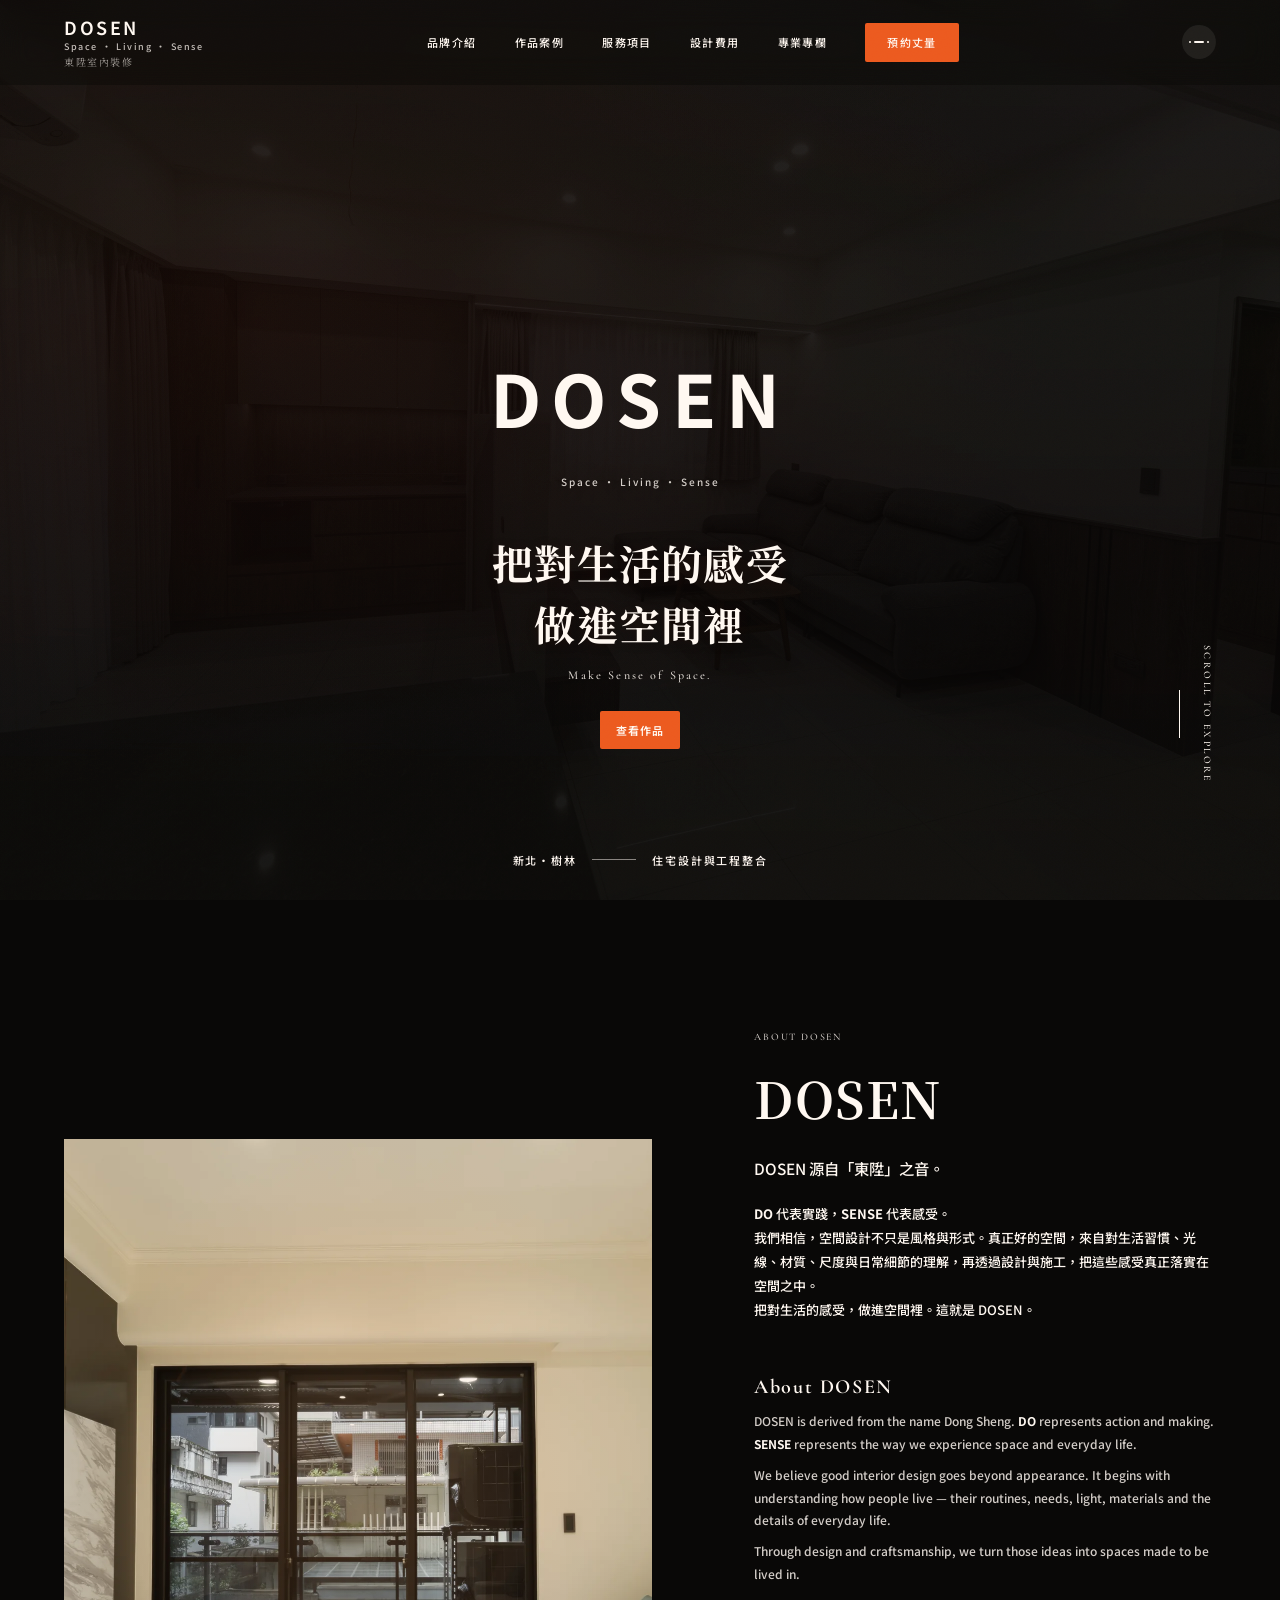
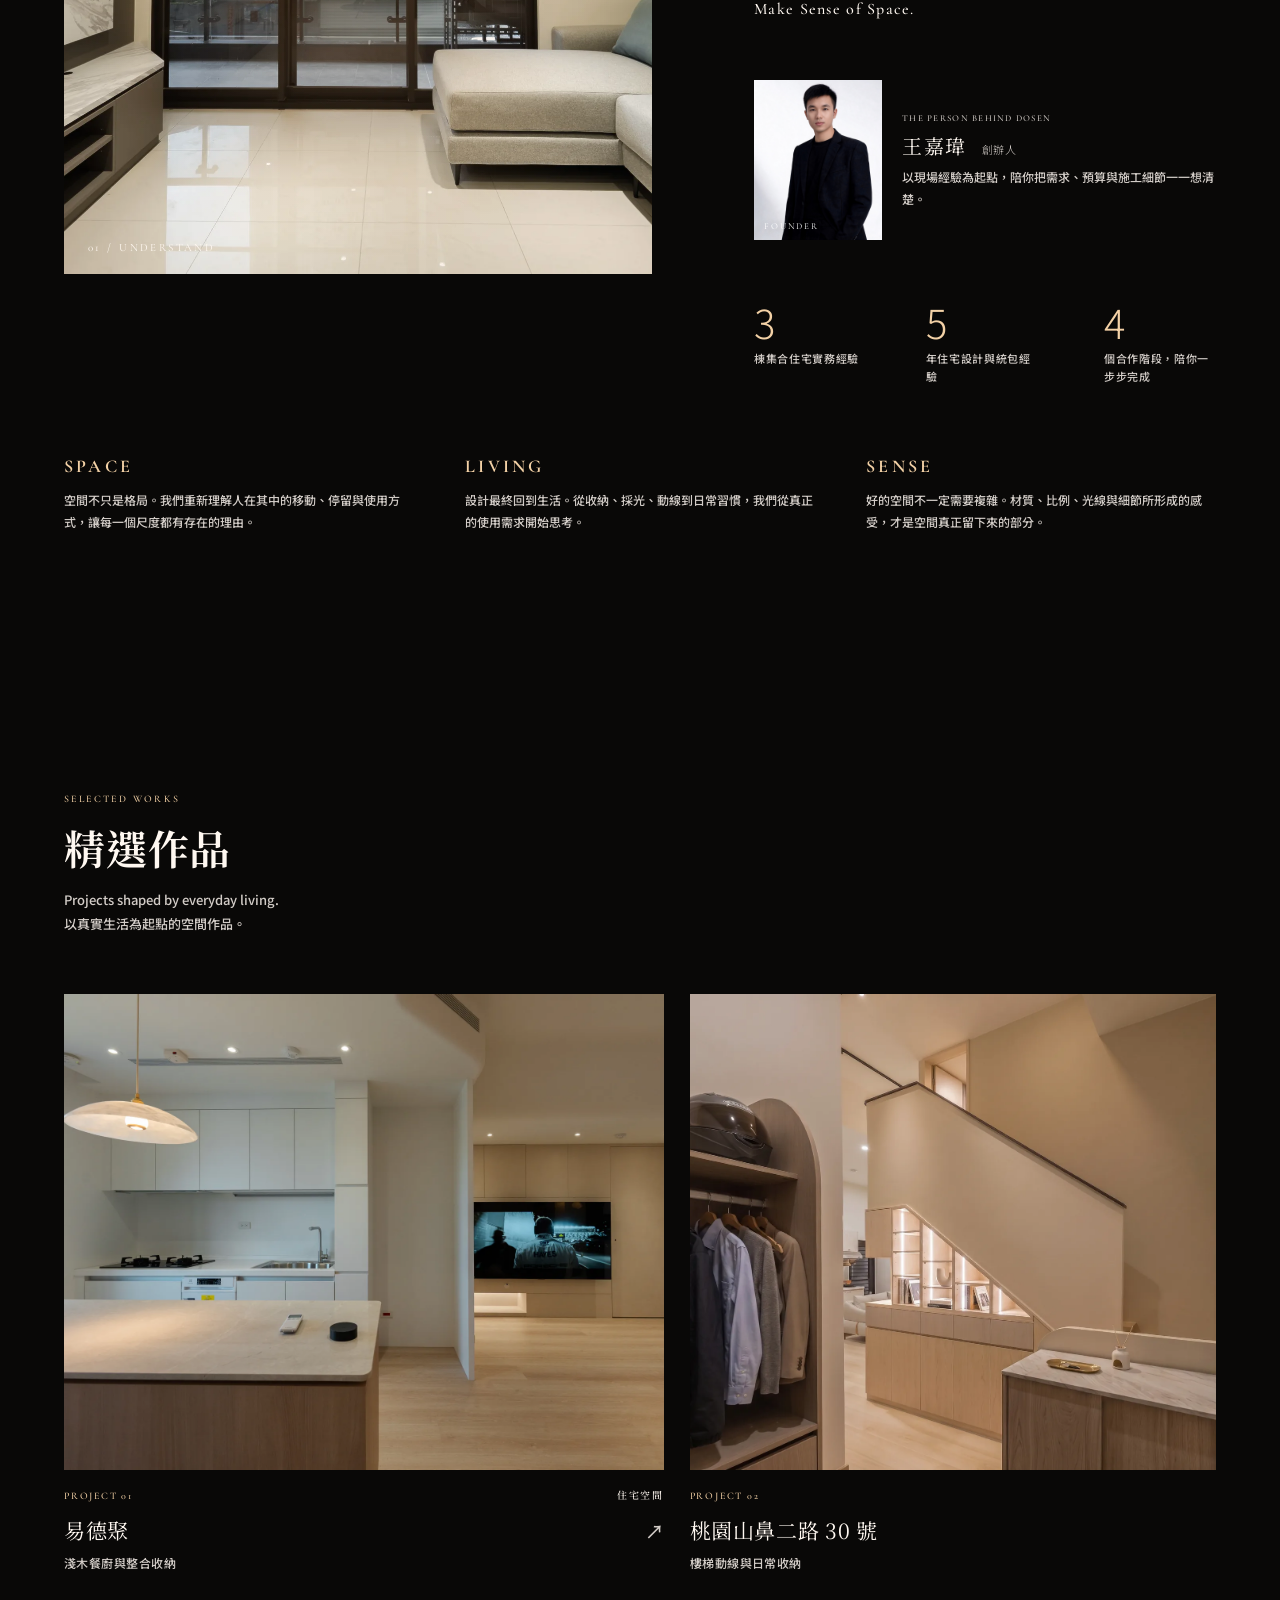
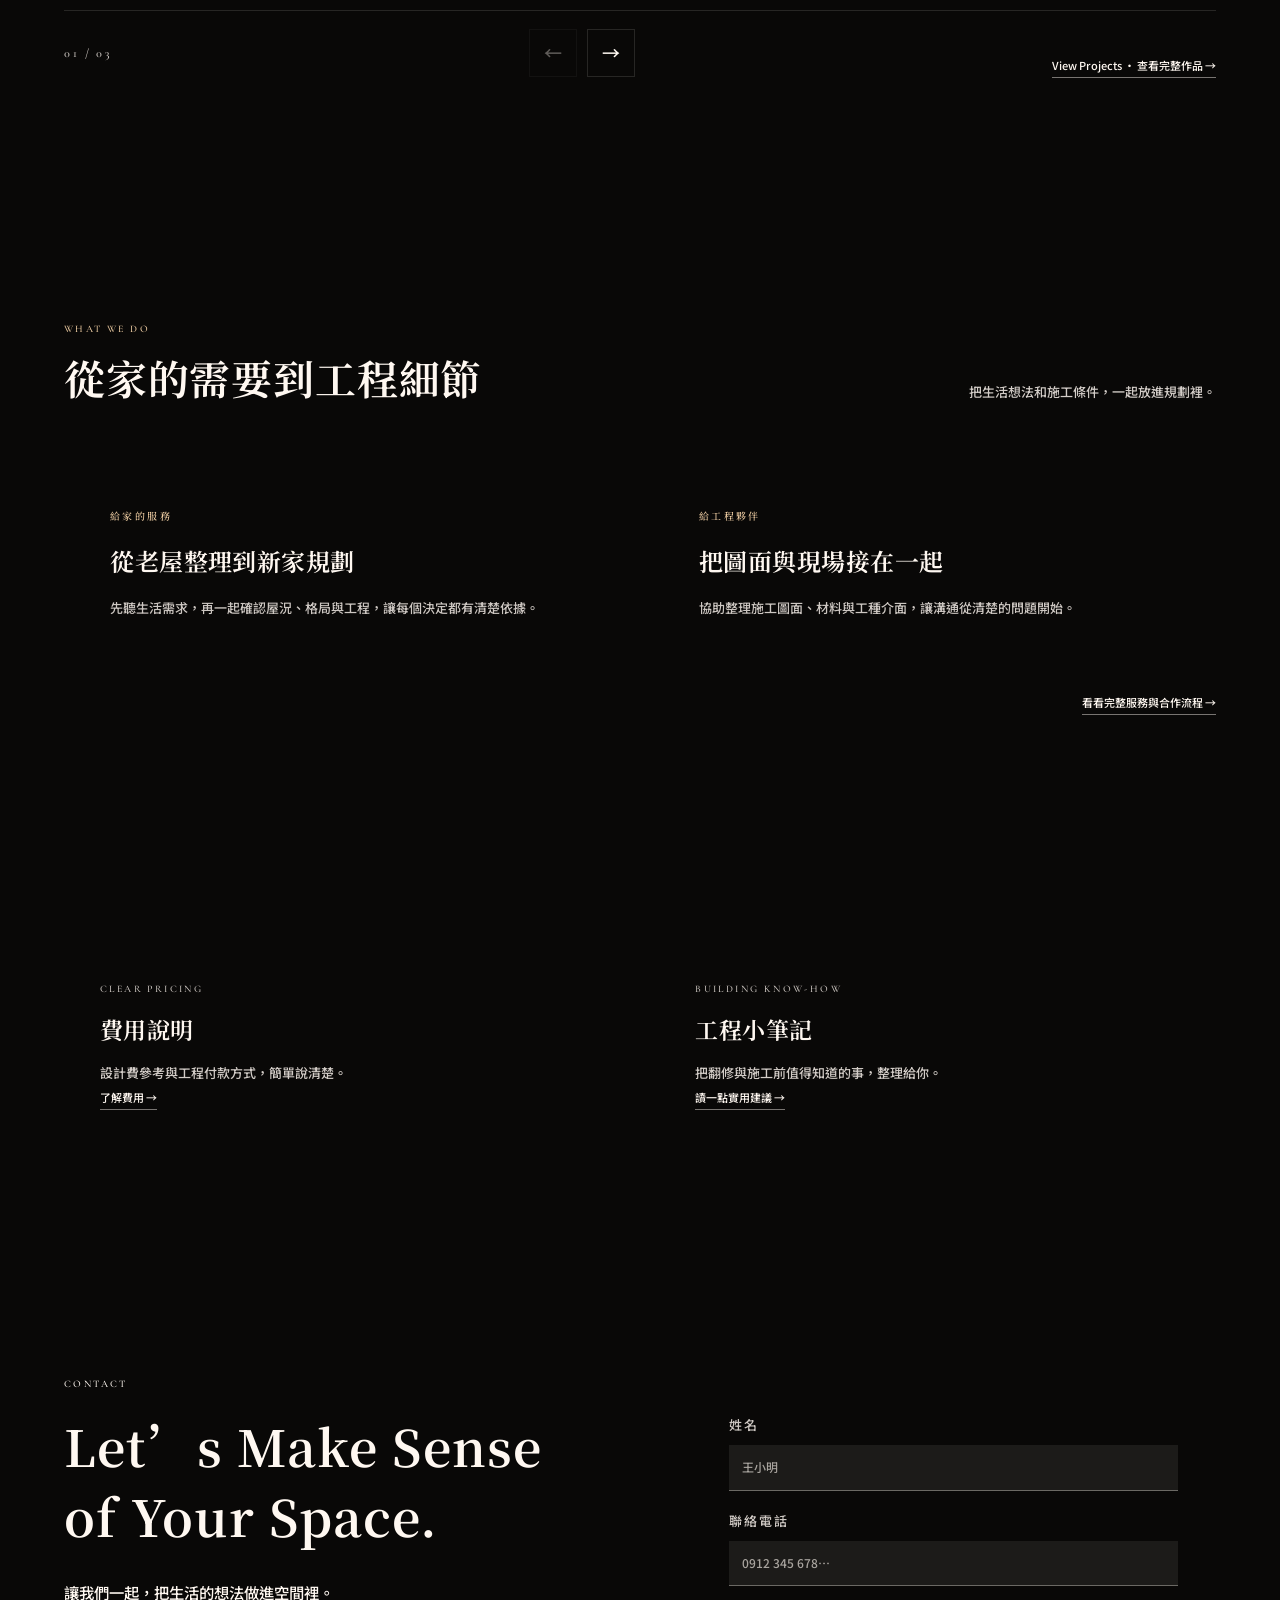
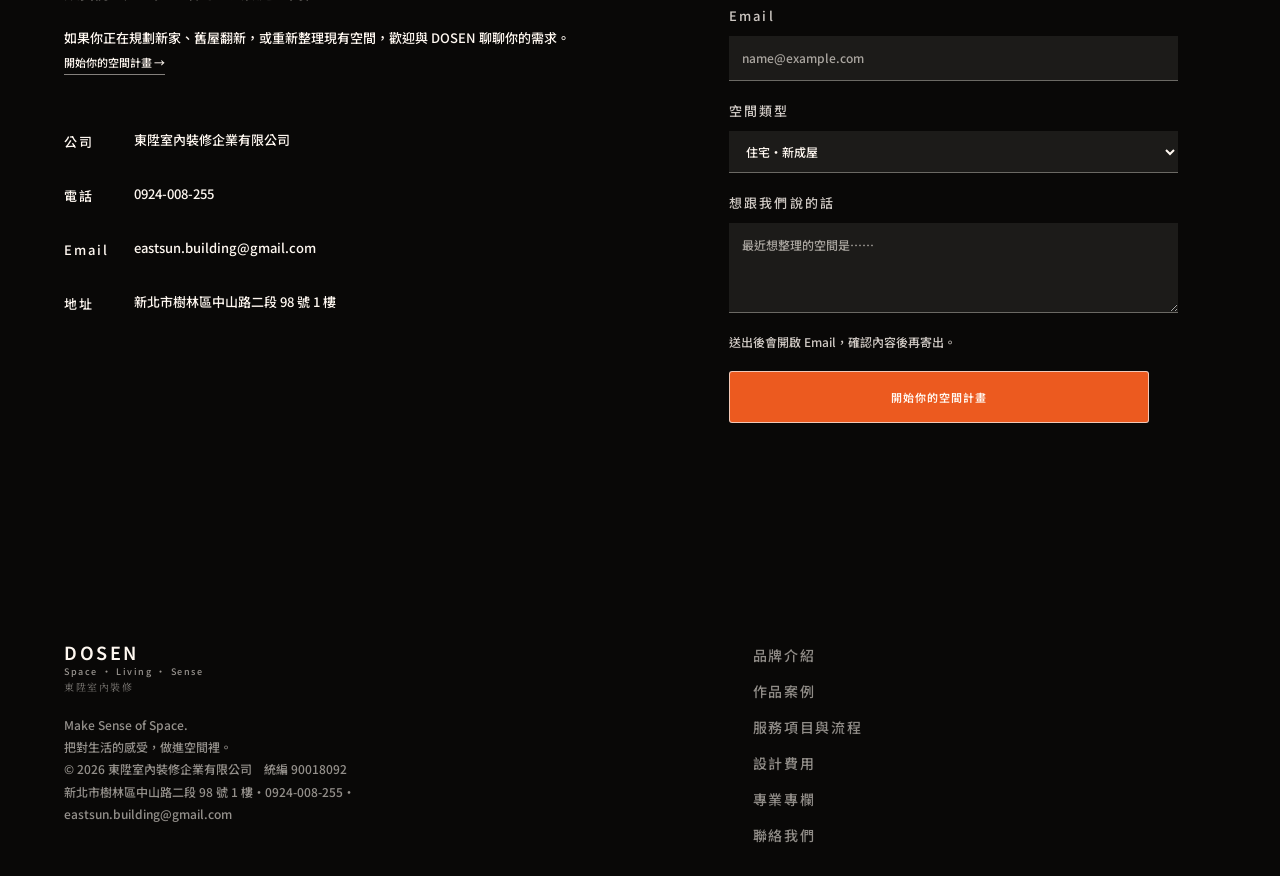
<file: index.html>
<!DOCTYPE html>
<html lang="zh-Hant">
<head>
<meta charset="utf-8">
<meta name="viewport" content="width=device-width, initial-scale=1">
<meta name="theme-color" content="#0B0908">
<title>DOSEN 東陞室內裝修｜室內設計・空間規劃・住宅裝修</title>
<meta name="description" content="DOSEN 東陞室內裝修，從生活需求出發，提供住宅室內設計、空間規劃與裝修施工服務。透過對生活、材質、光線與細節的理解，把對生活的感受，做進空間裡。">
<meta name="keywords" content="新北室內設計,樹林室內裝修,老屋翻修預算,老屋翻修一坪多少,毛胚屋裝潢,建築軀體圖檢討,建築施工圖檢討,鄰房修繕">
<meta property="og:title" content="DOSEN — Space · Living · Sense">
<meta property="og:description" content="DOSEN — Space · Living · Sense。把對生活的感受，做進空間裡。從設計到施工，DOSEN 以真實生活需求為起點，打造自然、耐看且真正適合生活的空間。Make Sense of Space.">
<meta property="og:image" content="https://yamanawamugu.github.io/east-sunrise/images/east-sun-xindian-living.webp">
<meta property="og:image:alt" content="東陞新店住宅客廳實景">
<meta property="og:type" content="website">
<link rel="preconnect" href="https://fonts.googleapis.com">
<link rel="preconnect" href="https://fonts.gstatic.com" crossorigin>
<link href="https://fonts.googleapis.com/css2?family=Cormorant+Garamond:ital,wght@0,300;0,400;0,500;1,300;1,400&family=Noto+Sans+TC:wght@300;400;500&family=Noto+Serif+TC:wght@300;400;500&display=swap" rel="stylesheet">
<script>document.documentElement.classList.add("js")</script>
<link rel="stylesheet" href="styles.css">
<script type="application/ld+json">
{
  "@context": "https://schema.org",
  "@type": "GeneralContractor",
  "name": "東陞室內裝修企業有限公司",
  "alternateName": "DOSEN",
  "slogan": "把對生活的感受，做進空間裡",
  "telephone": "+886-924-008-255",
  "email": "eastsun.building@gmail.com",
  "address": {
    "@type": "PostalAddress",
    "streetAddress": "中山路二段98號1樓",
    "addressLocality": "樹林區",
    "addressRegion": "新北市",
    "addressCountry": "TW"
  },
  "taxID": "90018092",
  "founder": "王嘉瑋",
  "areaServed": "新北市"
}
</script>
</head>
<body class="home-page">
<a class="skip" href="#top">跳到主要內容</a>

<header class="nav" id="nav">
  <a href="#top" class="brand" aria-label="DOSEN 東陞室內裝修首頁">
    <span class="brand-name">DOSEN</span>
    <span class="brand-en">Space · Living · Sense</span>
    <span class="brand-zh">東陞室內裝修</span>
  </a>
  <nav class="menu" id="menu" aria-label="主選單">
    <a href="#about">品牌介紹</a>
    <a href="projects.html">作品案例</a>
    <a href="services.html">服務項目</a>
    <a href="pricing.html">設計費用</a>
    <a href="insights.html">專業專欄</a>
    <a href="#contact" class="menu-cta">預約丈量</a>
  </nav>
  <div class="nav-actions">
    <button class="motion-toggle" id="motionToggle" type="button" aria-label="背景動態" aria-pressed="false" title="暫停背景動態"><span aria-hidden="true"></span></button>
    <button class="burger" id="burger" aria-label="開啟選單" aria-expanded="false" aria-controls="menu"><span></span><span></span></button>
  </div>
</header>

<main id="top" tabindex="-1">

  <!-- HERO -->
  <section class="hero">
    <div class="hero-media">
      <img width="2200" height="1467" src="images/east-sun-xindian-living.webp" alt="新店住宅實景：木質電視牆、淺色沙發與開放式客餐廳" fetchpriority="high">
    </div>
    <div class="hero-shade"></div>
    <div class="hero-content">
      <div class="hero-copy">
        <p class="hero-brand">DOSEN</p>
        <p class="hero-descriptor">Space · Living · Sense</p>
        <h1>把對生活的感受<br>做進空間裡</h1>
        <p class="hero-tagline">Make Sense of Space.</p>
        <div class="hero-actions">
          <a href="#projects" class="btn btn-light">查看作品</a>
        </div>
      </div>
    </div>
    <div class="hero-location" aria-hidden="true"><span>新北・樹林</span><i></i><span>住宅設計與工程整合</span></div>
    <a href="#about" class="scroll-hint" aria-label="向下捲動"><span>SCROLL TO EXPLORE</span><i></i></a>
  </section>

  <!-- ABOUT -->
  <section class="section about" id="about">
    <div class="wrap about-grid">
      <div class="about-media reveal">
        <img width="2200" height="1467" loading="lazy" src="images/east-sun-xindian-lounge.webp" alt="新店住宅客餐廳實景，木質與自然採光交織的生活空間">
        <span>01 / UNDERSTAND</span>
      </div>
      <div class="about-copy reveal d1">
        <p class="eyebrow">ABOUT DOSEN</p>
        <h2>DOSEN</h2>
        <p class="lead">DOSEN 源自「東陞」之音。</p>
        <p><strong>DO</strong> 代表實踐，<strong>SENSE</strong> 代表感受。</p>
        <p>我們相信，空間設計不只是風格與形式。真正好的空間，來自對生活習慣、光線、材質、尺度與日常細節的理解，再透過設計與施工，把這些感受真正落實在空間之中。</p>
        <p class="brand-promise">把對生活的感受，做進空間裡。這就是 DOSEN。</p>
        <div class="brand-story-en" lang="en">
          <h3>About DOSEN</h3>
          <p>DOSEN is derived from the name Dong Sheng. <strong>DO</strong> represents action and making. <strong>SENSE</strong> represents the way we experience space and everyday life.</p>
          <p>We believe good interior design goes beyond appearance. It begins with understanding how people live — their routines, needs, light, materials and the details of everyday life.</p>
          <p>Through design and craftsmanship, we turn those ideas into spaces made to be lived in.</p>
          <p class="brand-promise">Make Sense of Space.</p>
        </div>
        <div class="founder-profile reveal d1">
          <div class="founder-portrait">
            <img src="images/founder-wei.jpg" width="1600" height="1600" loading="lazy" alt="東陞室內裝修創辦人王嘉瑋">
            <span aria-hidden="true">FOUNDER</span>
          </div>
          <div class="founder-intro">
            <p class="eyebrow">THE PERSON BEHIND DOSEN</p>
            <h3>王嘉瑋 <span>創辦人</span></h3>
            <p>以現場經驗為起點，陪你把需求、預算與施工細節一一想清楚。</p>
          </div>
        </div>
        <ul class="stats">
          <li><b data-count="3">3</b><span>棟集合住宅實務經驗</span></li>
          <li><b data-count="5">5</b><span>年住宅設計與統包經驗</span></li>
          <li><b data-count="4">4</b><span>個合作階段，陪你一步步完成</span></li>
        </ul>
      </div>
    </div>
    <div class="wrap brand-philosophy" aria-label="DOSEN 品牌理念">
      <article>
        <h3>SPACE</h3>
        <p>空間不只是格局。我們重新理解人在其中的移動、停留與使用方式，讓每一個尺度都有存在的理由。</p>
      </article>
      <article>
        <h3>LIVING</h3>
        <p>設計最終回到生活。從收納、採光、動線到日常習慣，我們從真正的使用需求開始思考。</p>
      </article>
      <article>
        <h3>SENSE</h3>
        <p>好的空間不一定需要複雜。材質、比例、光線與細節所形成的感受，才是空間真正留下來的部分。</p>
      </article>
    </div>
  </section>

  <!-- PROJECTS -->
  <section class="section projects" id="projects">
    <div class="wrap">
      <div class="section-head reveal">
        <div>
          <p class="eyebrow">SELECTED WORKS</p>
          <h2>精選作品</h2>
          <p class="head-note" style="margin-top:14px">Projects shaped by everyday living.<br>以真實生活為起點的空間作品。</p>
        </div>
      </div>

      <div class="works-carousel reveal" role="region" aria-label="住宅空間作品輪播">
        <div class="works-track" id="projectsTrack" tabindex="0">
        <a class="card" href="projects/yideju.html" aria-label="查看易德聚住宅空間案例">
          <div class="card-media"><img width="1800" height="1200" loading="lazy" src="images/projects/yideju-01.webp" alt="易德聚住宅餐廚空間，淺木色中島與整合式收納"></div>
          <div class="card-info">
            <div class="card-meta"><span>PROJECT 01</span><span>住宅空間</span></div>
            <div class="card-title"><h3>易德聚</h3><span class="card-arrow" aria-hidden="true">↗</span></div>
            <p>淺木餐廚與整合收納</p>
          </div>
        </a>
        <a class="card" href="projects/taoyuan-shanbi.html" aria-label="查看桃園山鼻二路 30 號住宅案例">
          <div class="card-media"><img width="1800" height="1200" loading="lazy" src="images/projects/taoyuan-shanbi-01.webp" alt="桃園山鼻住宅樓梯與衣物收納空間，木質階梯連接上下樓層"></div>
          <div class="card-info">
            <div class="card-meta"><span>PROJECT 02</span><span>桃園・住宅</span></div>
            <div class="card-title"><h3>桃園山鼻二路 30 號</h3><span class="card-arrow" aria-hidden="true">↗</span></div>
            <p>樓梯動線與日常收納</p>
          </div>
        </a>
        <a class="card" href="projects/xindian-central.html" aria-label="查看新店中央五街 113 號住宅案例">
          <div class="card-media"><img width="1800" height="1200" loading="lazy" src="images/projects/xindian-central-01.webp" alt="新店中央五街住宅廚房，深色櫥櫃搭配明亮檯面"></div>
          <div class="card-info">
            <div class="card-meta"><span>PROJECT 03</span><span>新店・住宅</span></div>
            <div class="card-title"><h3>新店中央五街 113 號</h3><span class="card-arrow" aria-hidden="true">↗</span></div>
            <p>不同樓層的居家日常</p>
          </div>
        </a>
        </div>
        <div class="works-controls">
          <span class="works-count" id="worksCount" aria-live="polite">01 <i>/</i> 03</span>
          <div class="works-arrows">
            <button id="worksPrev" type="button" aria-label="上一件作品" disabled>←</button>
            <button id="worksNext" type="button" aria-label="下一件作品">→</button>
          </div>
          <p class="pricing-cta"><a href="projects.html" class="text-link">View Projects · 查看完整作品 <span aria-hidden="true">→</span></a></p>
        </div>
      </div>
    </div>
  </section>

  <!-- SERVICES -->
  <section class="section services" id="services">
    <div class="wrap">
      <div class="section-head reveal">
        <div>
          <p class="eyebrow">WHAT WE DO</p>
          <h2>從家的需要到工程細節</h2>
        </div>
        <p class="head-note">把生活想法和施工條件，一起放進規劃裡。</p>
      </div>
      <div class="service-tracks">
        <article class="service-track reveal">
          <p class="eyebrow">給家的服務</p>
          <h3>從老屋整理到新家規劃</h3>
          <p>先聽生活需求，再一起確認屋況、格局與工程，讓每個決定都有清楚依據。</p>
        </article>
        <article class="service-track reveal d1">
          <p class="eyebrow">給工程夥伴</p>
          <h3>把圖面與現場接在一起</h3>
          <p>協助整理施工圖面、材料與工種介面，讓溝通從清楚的問題開始。</p>
        </article>
      </div>
      <p class="pricing-cta"><a href="services.html" class="text-link">看看完整服務與合作流程 <span aria-hidden="true">→</span></a></p>
    </div>
  </section>

  <section class="section home-links">
    <div class="wrap insight-grid">
      <article class="insight-card reveal">
        <p class="eyebrow">CLEAR PRICING</p>
        <h3>費用說明</h3>
        <p>設計費參考與工程付款方式，簡單說清楚。</p>
        <a href="pricing.html" class="text-link">了解費用 <span aria-hidden="true">→</span></a>
      </article>
      <article class="insight-card reveal d1">
        <p class="eyebrow">BUILDING KNOW-HOW</p>
        <h3>工程小筆記</h3>
        <p>把翻修與施工前值得知道的事，整理給你。</p>
        <a href="insights.html" class="text-link">讀一點實用建議 <span aria-hidden="true">→</span></a>
      </article>
    </div>
  </section>

  <!-- CONTACT -->
  <section class="section contact" id="contact">
    <div class="wrap contact-grid">
      <div class="reveal">
        <p class="eyebrow">CONTACT</p>
        <h2>Let’s Make Sense of Your Space.</h2>
        <p class="lead">讓我們一起，把生活的想法做進空間裡。</p>
        <p>如果你正在規劃新家、舊屋翻新，或重新整理現有空間，歡迎與 DOSEN 聊聊你的需求。</p>
        <p><a class="text-link" href="#form">開始你的空間計畫 <span aria-hidden="true">→</span></a></p>
        <ul class="info">
          <li><span>公司</span>東陞室內裝修企業有限公司</li>
          <li><span>電話</span><a href="tel:+886924008255">0924-008-255</a></li>
          <li><span>Email</span><a href="mailto:eastsun.building@gmail.com">eastsun.building@gmail.com</a></li>
          <li><span>地址</span><a href="https://www.google.com/maps/search/?api=1&query=%E6%96%B0%E5%8C%97%E5%B8%82%E6%A8%B9%E6%9E%97%E5%8D%80%E4%B8%AD%E5%B1%B1%E8%B7%AF%E4%BA%8C%E6%AE%B598%E8%99%9F1%E6%A8%93" target="_blank" rel="noopener">新北市樹林區中山路二段 98 號 1 樓</a></li>
        </ul>
      </div>
      <form class="form reveal d1" id="form" novalidate>
        <label><span>姓名</span><input name="name" required autocomplete="name" placeholder="王小明" aria-describedby="e-name"><small class="err-msg" id="e-name"></small></label>
        <label><span>聯絡電話</span><input name="phone" type="tel" inputmode="tel" autocomplete="tel" placeholder="0912 345 678…" aria-describedby="e-contact"></label>
        <label><span>Email</span><input name="email" type="email" autocomplete="email" spellcheck="false" placeholder="name@example.com" aria-describedby="e-contact"><small class="err-msg" id="e-contact"></small></label>
        <label><span>空間類型</span>
          <select name="type">
            <option>住宅・新成屋</option><option>住宅・毛胚屋</option><option>住宅・老屋翻新</option><option>商業空間</option><option>鄰房修繕</option><option>營建圖面／工程合作</option><option>其他</option>
          </select>
        </label>
        <label><span>想跟我們說的話</span><textarea name="msg" rows="3" placeholder="最近想整理的空間是……"></textarea></label>
        <p class="form-hint">送出後會開啟 Email，確認內容後再寄出。</p>
        <button type="submit" class="btn btn-dark">開始你的空間計畫</button>
        <p class="form-note" id="formNote" role="status" aria-live="polite"></p>
      </form>
    </div>
  </section>
</main>

<footer class="footer">
  <div class="wrap foot-grid">
    <div>
      <div class="brand"><span class="brand-name">DOSEN</span><span class="brand-en">Space · Living · Sense</span><span class="brand-zh">東陞室內裝修</span></div>
      <p>Make Sense of Space.<br>把對生活的感受，做進空間裡。<br>© 2026 東陞室內裝修企業有限公司　統編 90018092<br>新北市樹林區中山路二段 98 號 1 樓・0924-008-255・eastsun.building@gmail.com</p>
    </div>
    <nav aria-label="頁尾選單">
      <a href="#about">品牌介紹</a><a href="projects.html">作品案例</a><a href="services.html">服務項目與流程</a><a href="pricing.html">設計費用</a><a href="insights.html">專業專欄</a><a href="#contact">聯絡我們</a>
    </nav>
  </div>
</footer>

<script src="script.js"></script>
</body>
</html>
</file>
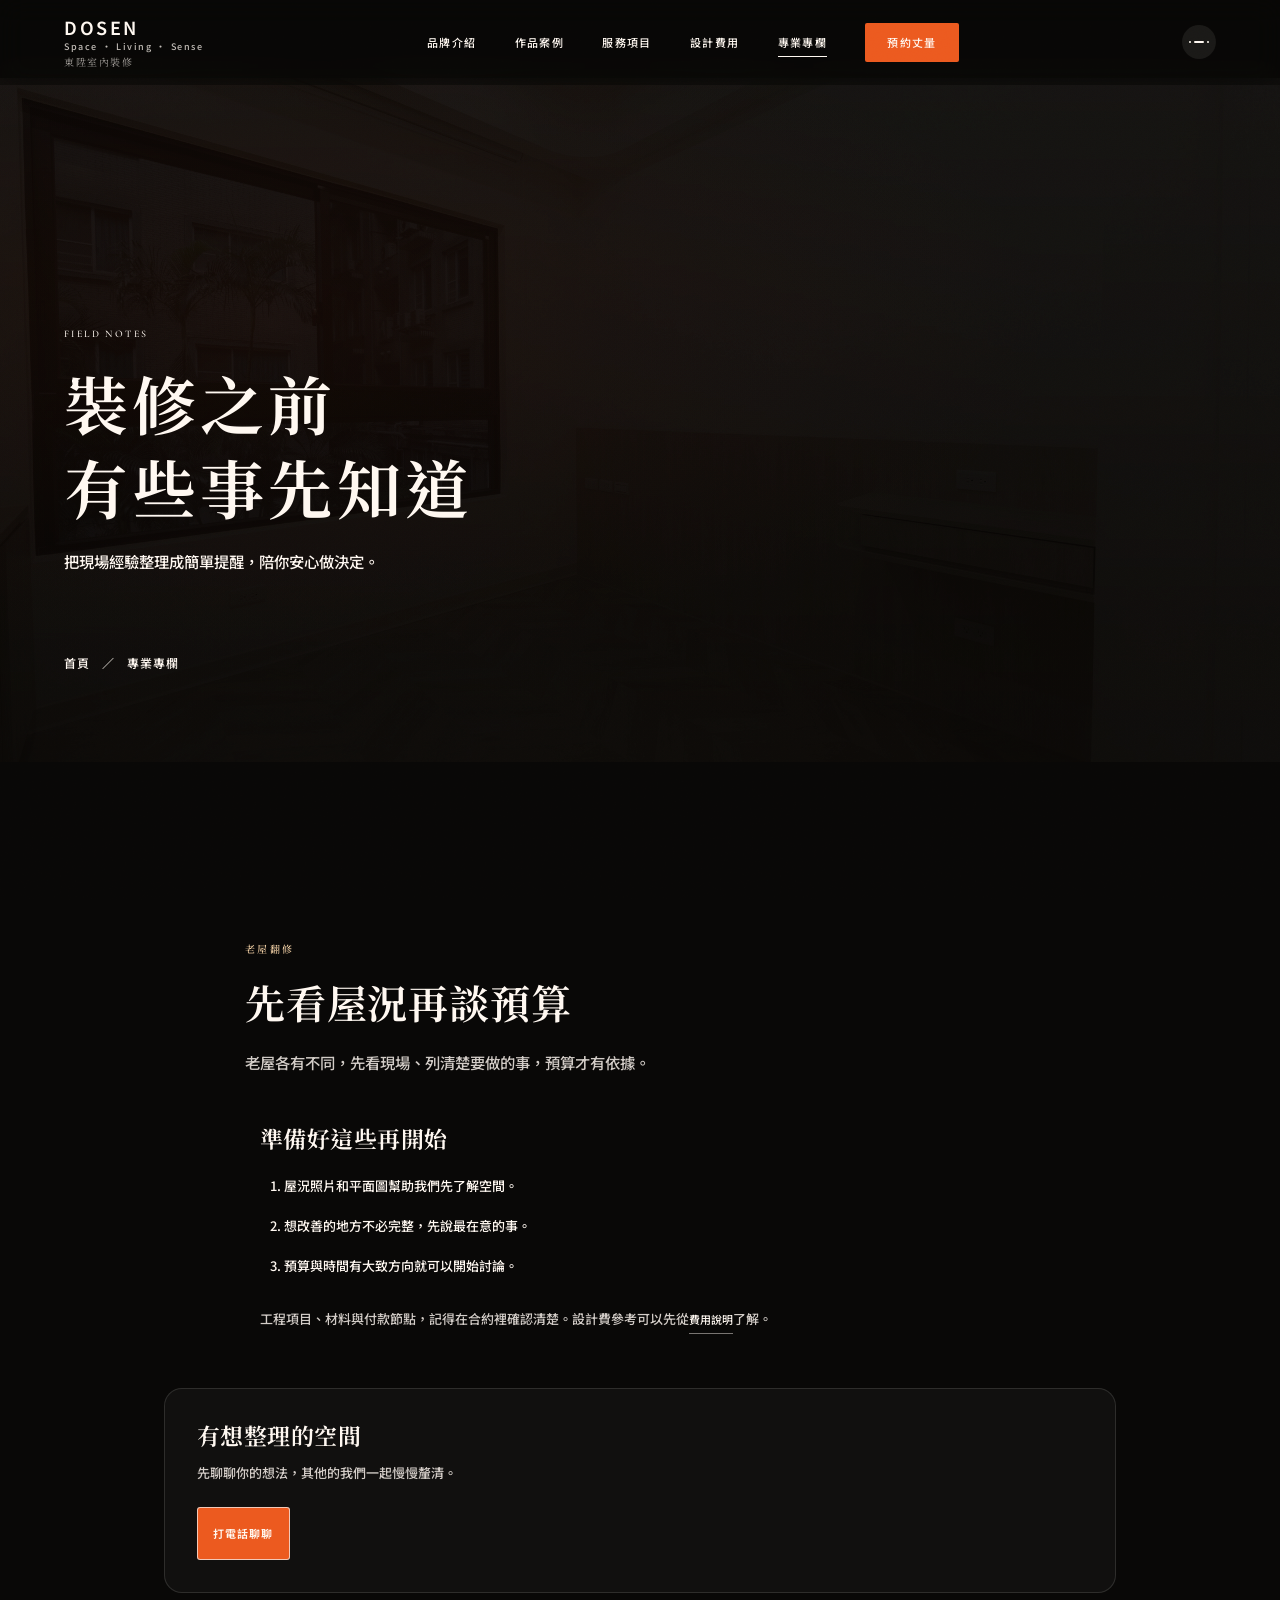
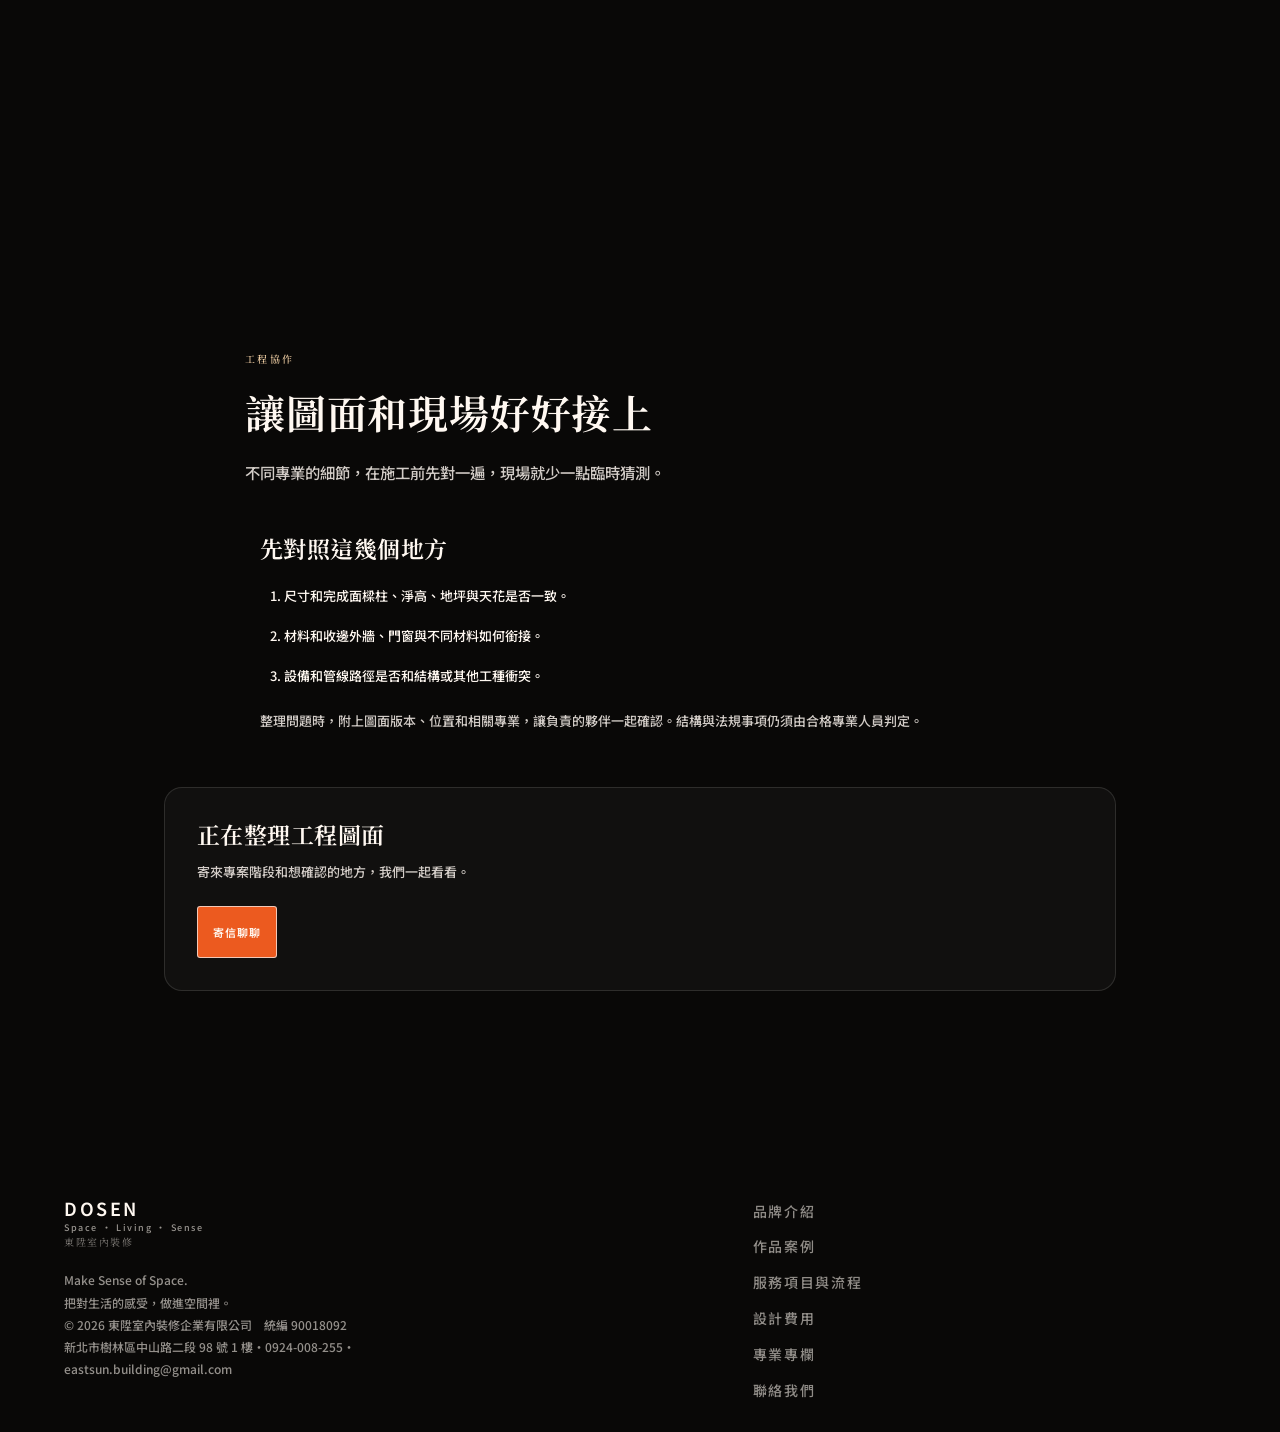
<file: insights.html>
<!DOCTYPE html>
<html lang="zh-Hant">
<head>
<meta charset="utf-8">
<meta name="viewport" content="width=device-width, initial-scale=1">
<meta name="theme-color" content="#0B0908">
<title>DOSEN 裝修與營建知識｜東陞室內裝修</title>
<meta name="description" content="DOSEN 東陞室內裝修分享住宅裝修、老屋翻修與工程圖面協作知識，從生活需求出發，讓每個空間決定都有清楚依據。">
<meta name="keywords" content="老屋翻修預算,老屋翻修一坪多少,老屋翻新費用分配,軀體圖面檢討,建築施工圖檢討,鄰房修繕防護">
<meta property="og:title" content="DOSEN Field Notes｜裝修與營建知識">
<meta property="og:description" content="Space · Living · Sense — 把對生活的感受，做進空間裡。">
<meta property="og:type" content="website">
<link rel="preconnect" href="https://fonts.googleapis.com">
<link rel="preconnect" href="https://fonts.gstatic.com" crossorigin>
<link href="https://fonts.googleapis.com/css2?family=Cormorant+Garamond:ital,wght@0,300;0,400;0,500;1,300;1,400&family=Noto+Sans+TC:wght@300;400;500&family=Noto+Serif+TC:wght@300;400;500&display=swap" rel="stylesheet">
<script>document.documentElement.classList.add("js")</script>
<link rel="stylesheet" href="styles.css">
</head>
<body class="inner-page insights-page">
<a class="skip" href="#top">跳到主要內容</a>
<header class="nav solid" id="nav">
  <a href="index.html#top" class="brand" aria-label="DOSEN 東陞室內裝修首頁">
    <span class="brand-name">DOSEN</span>
    <span class="brand-en">Space · Living · Sense</span>
    <span class="brand-zh">東陞室內裝修</span>
  </a>
  <nav class="menu" id="menu" aria-label="主選單">
    <a href="index.html#about">品牌介紹</a>
    <a href="projects.html">作品案例</a>
    <a href="services.html">服務項目</a>
    <a href="pricing.html">設計費用</a>
    <a href="insights.html" aria-current="page">專業專欄</a>
    <a href="index.html#contact" class="menu-cta">預約丈量</a>
  </nav>
  <div class="nav-actions">
    <button class="motion-toggle" id="motionToggle" type="button" aria-label="背景動態" aria-pressed="false" title="暫停背景動態"><span aria-hidden="true"></span></button>
    <button class="burger" id="burger" aria-label="開啟選單" aria-expanded="false" aria-controls="menu"><span></span><span></span></button>
  </div>
</header>
<main id="top" tabindex="-1">
  <section class="page-hero">
    <div class="wrap">
      <p class="eyebrow">FIELD NOTES</p>
      <h1>裝修之前<br>有些事先知道</h1>
      <p class="lead">把現場經驗整理成簡單提醒，陪你安心做決定。</p>
      <nav class="breadcrumbs" aria-label="麵包屑"><a href="index.html">首頁</a><span aria-hidden="true">／</span><span aria-current="page">專業專欄</span></nav>
    </div>
  </section>

  <article class="section article-section" id="old-house-budget">
    <div class="article-wrap">
      <header class="article-header reveal">
        <p class="eyebrow">老屋翻修</p>
        <h2>先看屋況再談預算</h2>
        <p class="article-lead">老屋各有不同，先看現場、列清楚要做的事，預算才有依據。</p>
      </header>
      <div class="article-body reveal">
        <h3>準備好這些再開始</h3>
        <ol class="article-list">
          <li><strong>屋況照片和平面圖</strong>幫助我們先了解空間。</li>
          <li><strong>想改善的地方</strong>不必完整，先說最在意的事。</li>
          <li><strong>預算與時間</strong>有大致方向就可以開始討論。</li>
        </ol>
        <p>工程項目、材料與付款節點，記得在合約裡確認清楚。設計費參考可以先從<a class="text-link" href="pricing.html">費用說明</a>了解。</p>
      </div>
      <aside class="article-cta reveal">
        <h3>有想整理的空間</h3>
        <p>先聊聊你的想法，其他的我們一起慢慢釐清。</p>
        <a class="btn btn-dark" href="tel:+886924008255">打電話聊聊</a>
      </aside>
    </div>
  </article>

  <article class="section article-section article-alt" id="drawing-review">
    <div class="article-wrap">
      <header class="article-header reveal">
        <p class="eyebrow">工程協作</p>
        <h2>讓圖面和現場好好接上</h2>
        <p class="article-lead">不同專業的細節，在施工前先對一遍，現場就少一點臨時猜測。</p>
      </header>
      <div class="article-body reveal">
        <h3>先對照這幾個地方</h3>
        <ol class="article-list">
          <li><strong>尺寸和完成面</strong>樑柱、淨高、地坪與天花是否一致。</li>
          <li><strong>材料和收邊</strong>外牆、門窗與不同材料如何銜接。</li>
          <li><strong>設備和管線</strong>路徑是否和結構或其他工種衝突。</li>
        </ol>
        <p>整理問題時，附上圖面版本、位置和相關專業，讓負責的夥伴一起確認。結構與法規事項仍須由合格專業人員判定。</p>
      </div>
      <aside class="article-cta reveal">
        <h3>正在整理工程圖面</h3>
        <p>寄來專案階段和想確認的地方，我們一起看看。</p>
        <a class="btn btn-dark" href="mailto:eastsun.building@gmail.com?subject=%E7%87%9F%E5%BB%BA%E5%9C%96%E9%9D%A2%E6%AA%A2%E8%A8%8E%E5%90%88%E4%BD%9C">寄信聊聊</a>
      </aside>
    </div>
  </article>
</main>
<footer class="footer">
  <div class="wrap foot-grid">
    <div><a href="index.html#top" class="brand"><span class="brand-name">DOSEN</span><span class="brand-en">Space · Living · Sense</span><span class="brand-zh">東陞室內裝修</span></a><p>Make Sense of Space.<br>把對生活的感受，做進空間裡。<br>© 2026 東陞室內裝修企業有限公司　統編 90018092<br>新北市樹林區中山路二段 98 號 1 樓・0924-008-255・eastsun.building@gmail.com</p></div>
    <nav aria-label="頁尾選單"><a href="index.html#about">品牌介紹</a><a href="projects.html">作品案例</a><a href="services.html">服務項目與流程</a><a href="pricing.html">設計費用</a><a href="insights.html">專業專欄</a><a href="index.html#contact">聯絡我們</a></nav>
  </div>
</footer>
<script src="script.js"></script>
</body>
</html>
</file>
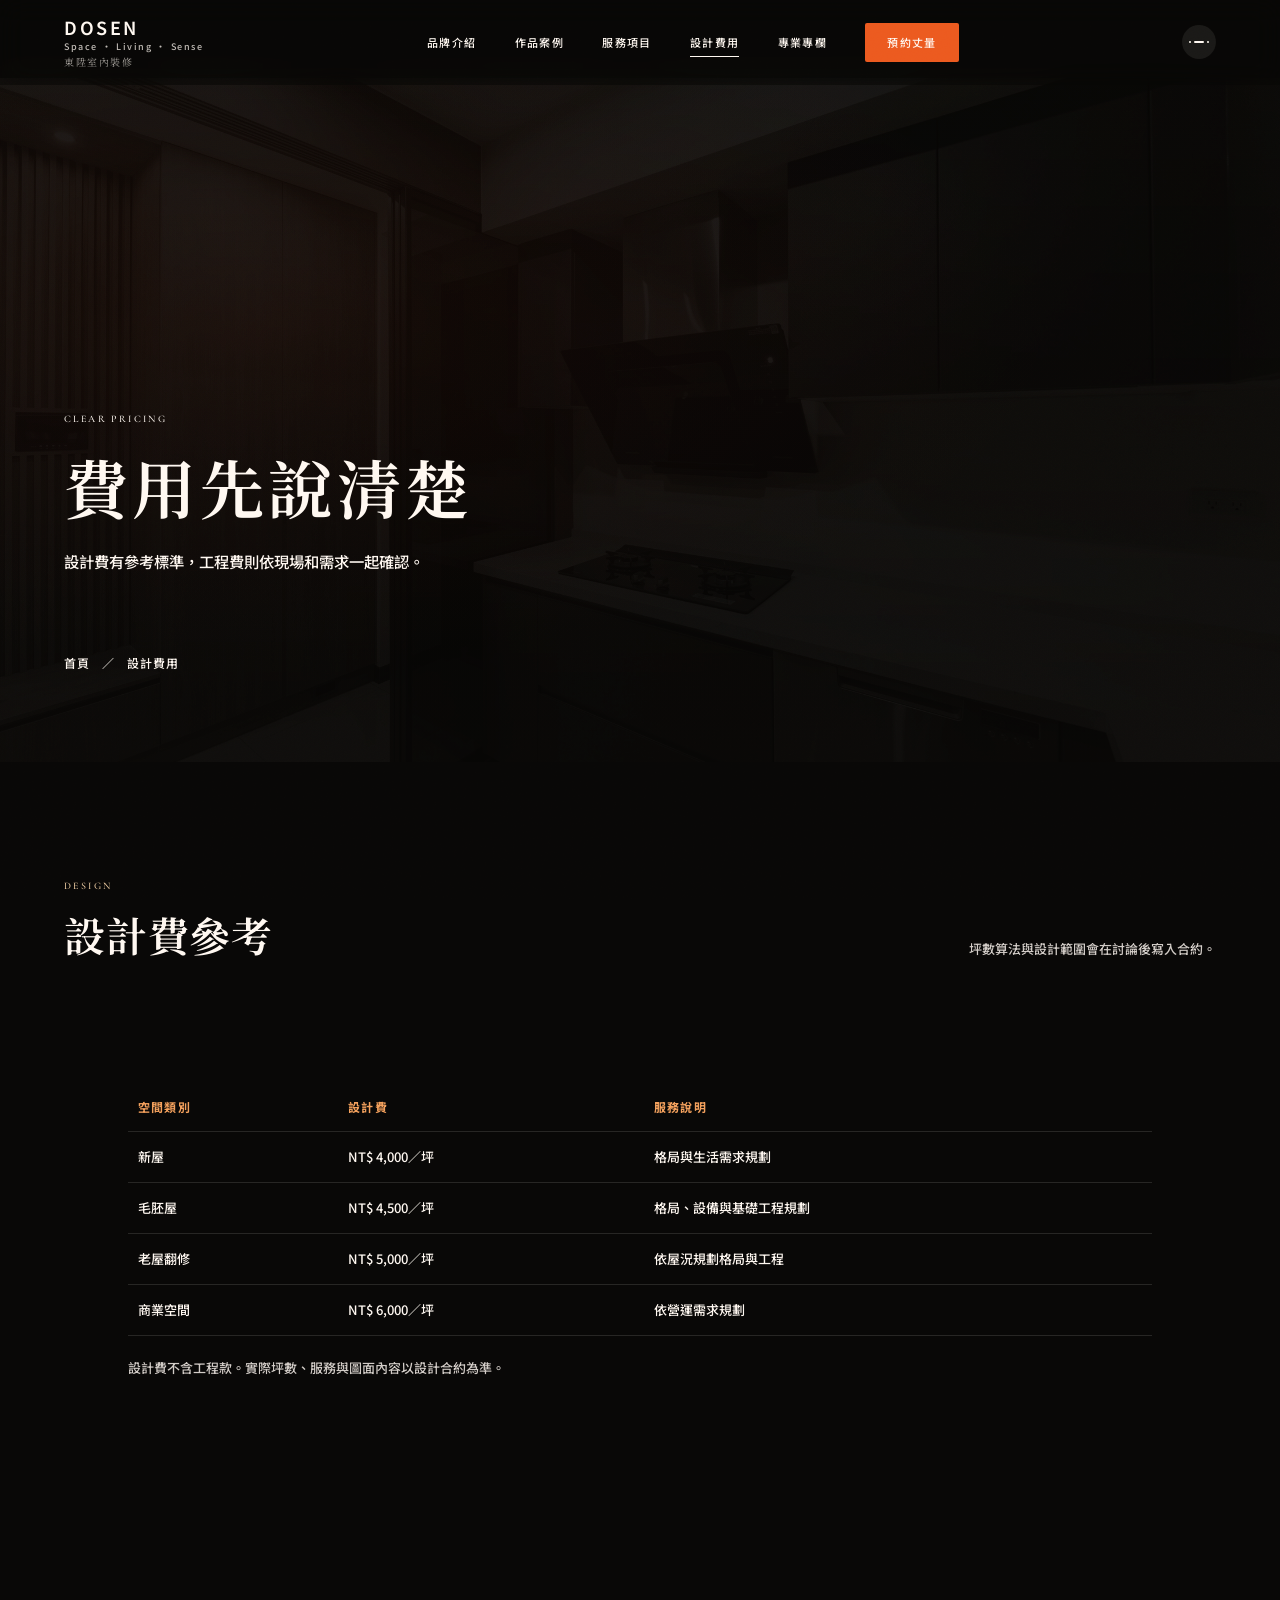
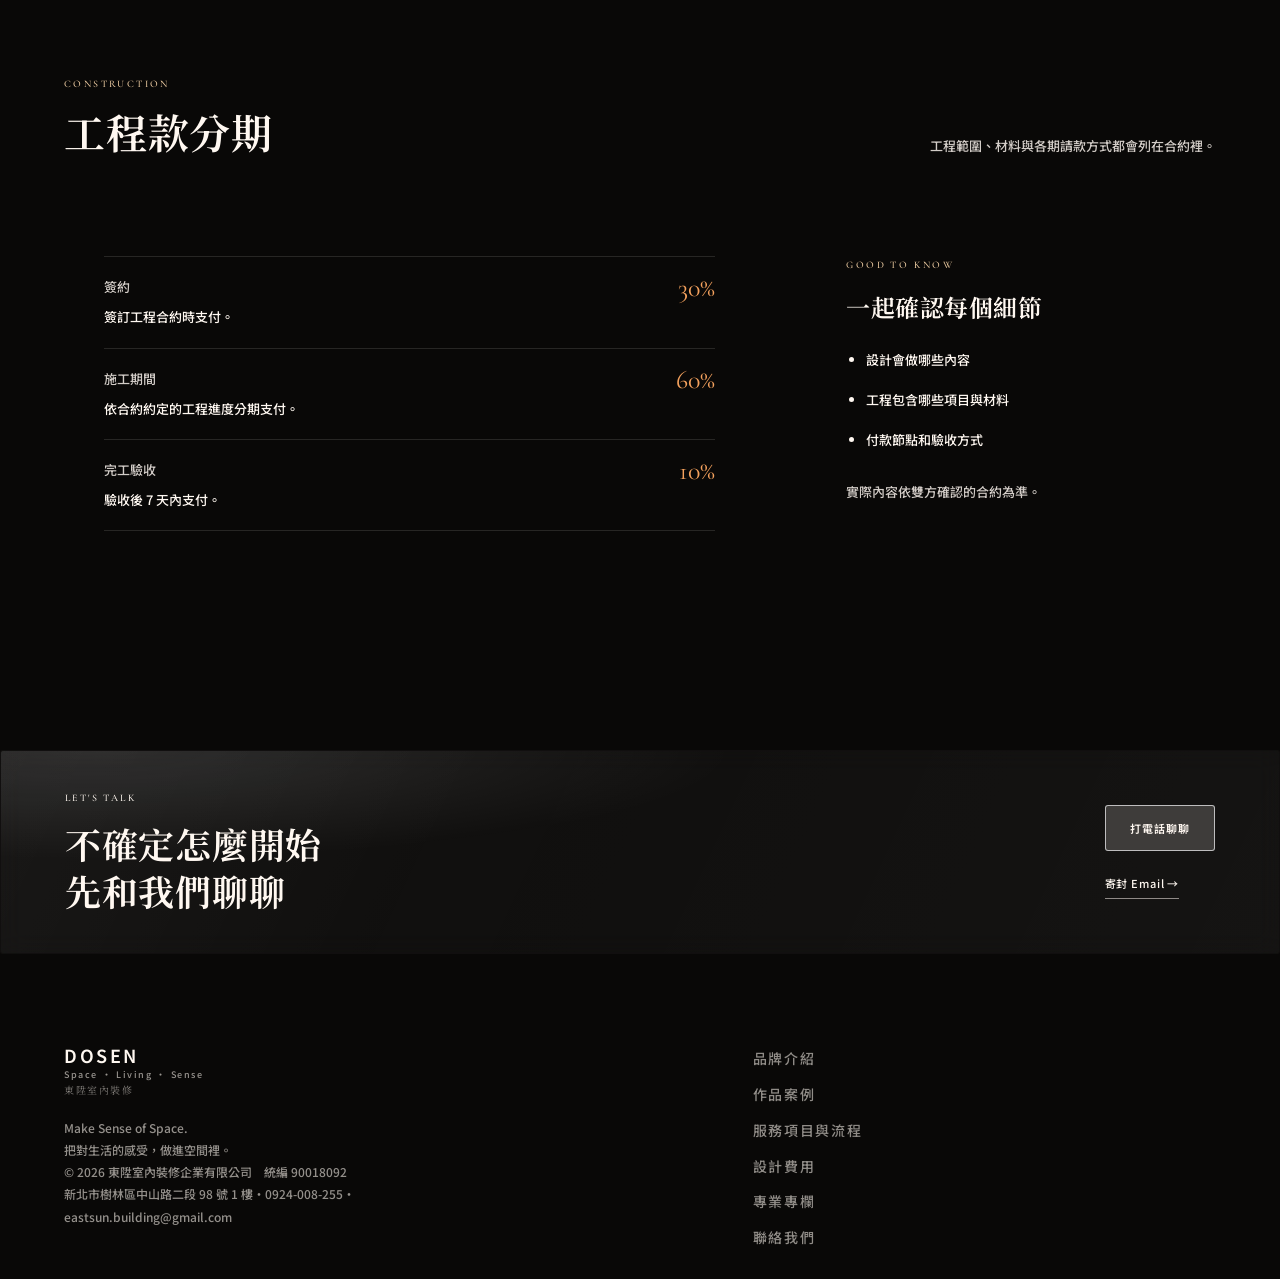
<file: pricing.html>
<!DOCTYPE html>
<html lang="zh-Hant">
<head>
<meta charset="utf-8">
<meta name="viewport" content="width=device-width, initial-scale=1">
<meta name="theme-color" content="#0B0908">
<title>DOSEN 室內設計費用與工程款付款方式｜東陞室內裝修</title>
<meta name="description" content="DOSEN 東陞室內裝修新屋、毛胚屋、老屋翻修與商業空間設計費參考，以及工程款 30%、60%、10% 付款方式。實際服務範圍依現場需求與合約確認。">
<meta name="keywords" content="室內設計費用,室內設計一坪多少,老屋翻新設計費,毛胚屋設計費,裝修工程付款方式">
<meta property="og:title" content="DOSEN 設計費用與工程款付款方式">
<meta property="og:description" content="DOSEN 設計費參考與工程款分期方式，合作範圍以合約為準。">
<meta property="og:type" content="website">
<link rel="preconnect" href="https://fonts.googleapis.com">
<link rel="preconnect" href="https://fonts.gstatic.com" crossorigin>
<link href="https://fonts.googleapis.com/css2?family=Cormorant+Garamond:ital,wght@0,300;0,400;0,500;1,300;1,400&family=Noto+Sans+TC:wght@300;400;500&family=Noto+Serif+TC:wght@300;400;500&display=swap" rel="stylesheet">
<script>document.documentElement.classList.add("js")</script>
<link rel="stylesheet" href="styles.css">
</head>
<body class="inner-page pricing-page">
<a class="skip" href="#top">跳到主要內容</a>
<header class="nav solid" id="nav">
  <a href="index.html#top" class="brand" aria-label="DOSEN 東陞室內裝修首頁">
    <span class="brand-name">DOSEN</span>
    <span class="brand-en">Space · Living · Sense</span>
    <span class="brand-zh">東陞室內裝修</span>
  </a>
  <nav class="menu" id="menu" aria-label="主選單">
    <a href="index.html#about">品牌介紹</a>
    <a href="projects.html">作品案例</a>
    <a href="services.html">服務項目</a>
    <a href="pricing.html" aria-current="page">設計費用</a>
    <a href="insights.html">專業專欄</a>
    <a href="index.html#contact" class="menu-cta">預約丈量</a>
  </nav>
  <div class="nav-actions">
    <button class="motion-toggle" id="motionToggle" type="button" aria-label="背景動態" aria-pressed="false" title="暫停背景動態"><span aria-hidden="true"></span></button>
    <button class="burger" id="burger" aria-label="開啟選單" aria-expanded="false" aria-controls="menu"><span></span><span></span></button>
  </div>
</header>
<main id="top" tabindex="-1">
  <section class="page-hero">
    <div class="wrap">
      <p class="eyebrow">CLEAR PRICING</p>
      <h1>費用先說清楚</h1>
      <p class="lead">設計費有參考標準，工程費則依現場和需求一起確認。</p>
      <nav class="breadcrumbs" aria-label="麵包屑"><a href="index.html">首頁</a><span aria-hidden="true">／</span><span aria-current="page">設計費用</span></nav>
    </div>
  </section>

  <section class="section pricing">
    <div class="wrap">
      <div class="section-head reveal">
        <div><p class="eyebrow">DESIGN</p><h2>設計費參考</h2></div>
        <p class="head-note">坪數算法與設計範圍會在討論後寫入合約。</p>
      </div>
      <div class="price-panel pricing-single reveal">
        <div class="table-scroll">
          <table>
            <thead><tr><th scope="col">空間類別</th><th scope="col">設計費</th><th scope="col">服務說明</th></tr></thead>
            <tbody>
              <tr><th scope="row">新屋</th><td>NT$ 4,000／坪</td><td>格局與生活需求規劃</td></tr>
              <tr><th scope="row">毛胚屋</th><td>NT$ 4,500／坪</td><td>格局、設備與基礎工程規劃</td></tr>
              <tr><th scope="row">老屋翻修</th><td>NT$ 5,000／坪</td><td>依屋況規劃格局與工程</td></tr>
              <tr><th scope="row">商業空間</th><td>NT$ 6,000／坪</td><td>依營運需求規劃</td></tr>
            </tbody>
          </table>
        </div>
        <p class="pricing-note">設計費不含工程款。實際坪數、服務與圖面內容以設計合約為準。</p>
      </div>
    </div>
  </section>

  <section class="section payment-section">
    <div class="wrap">
      <div class="section-head reveal">
        <div><p class="eyebrow">CONSTRUCTION</p><h2>工程款分期</h2></div>
        <p class="head-note">工程範圍、材料與各期請款方式都會列在合約裡。</p>
      </div>
      <div class="pricing-grid">
        <div class="payment-panel reveal">
          <ol class="payment-list">
            <li><span>簽約</span><b>30%</b><p>簽訂工程合約時支付。</p></li>
            <li><span>施工期間</span><b>60%</b><p>依合約約定的工程進度分期支付。</p></li>
            <li><span>完工驗收</span><b>10%</b><p>驗收後 7 天內支付。</p></li>
          </ol>
        </div>
        <aside class="pricing-aside reveal d1">
          <p class="eyebrow">GOOD TO KNOW</p>
          <h3>一起確認每個細節</h3>
          <ul>
            <li>設計會做哪些內容</li>
            <li>工程包含哪些項目與材料</li>
            <li>付款節點和驗收方式</li>
          </ul>
          <p>實際內容依雙方確認的合約為準。</p>
        </aside>
      </div>
    </div>
  </section>

  <section class="contact-cta">
    <div class="wrap cta-inner reveal">
      <div><p class="eyebrow light">LET'S TALK</p><h2>不確定怎麼開始<br>先和我們聊聊</h2></div>
      <div class="cta-actions"><a class="btn btn-light" href="tel:+886924008255">打電話聊聊</a><a class="link-light" href="mailto:eastsun.building@gmail.com">寄封 Email <span aria-hidden="true">→</span></a></div>
    </div>
  </section>
</main>
<footer class="footer">
  <div class="wrap foot-grid">
    <div><a href="index.html#top" class="brand"><span class="brand-name">DOSEN</span><span class="brand-en">Space · Living · Sense</span><span class="brand-zh">東陞室內裝修</span></a><p>Make Sense of Space.<br>把對生活的感受，做進空間裡。<br>© 2026 東陞室內裝修企業有限公司　統編 90018092<br>新北市樹林區中山路二段 98 號 1 樓・0924-008-255・eastsun.building@gmail.com</p></div>
    <nav aria-label="頁尾選單"><a href="index.html#about">品牌介紹</a><a href="projects.html">作品案例</a><a href="services.html">服務項目與流程</a><a href="pricing.html">設計費用</a><a href="insights.html">專業專欄</a><a href="index.html#contact">聯絡我們</a></nav>
  </div>
</footer>
<script src="script.js"></script>
</body>
</html>
</file>
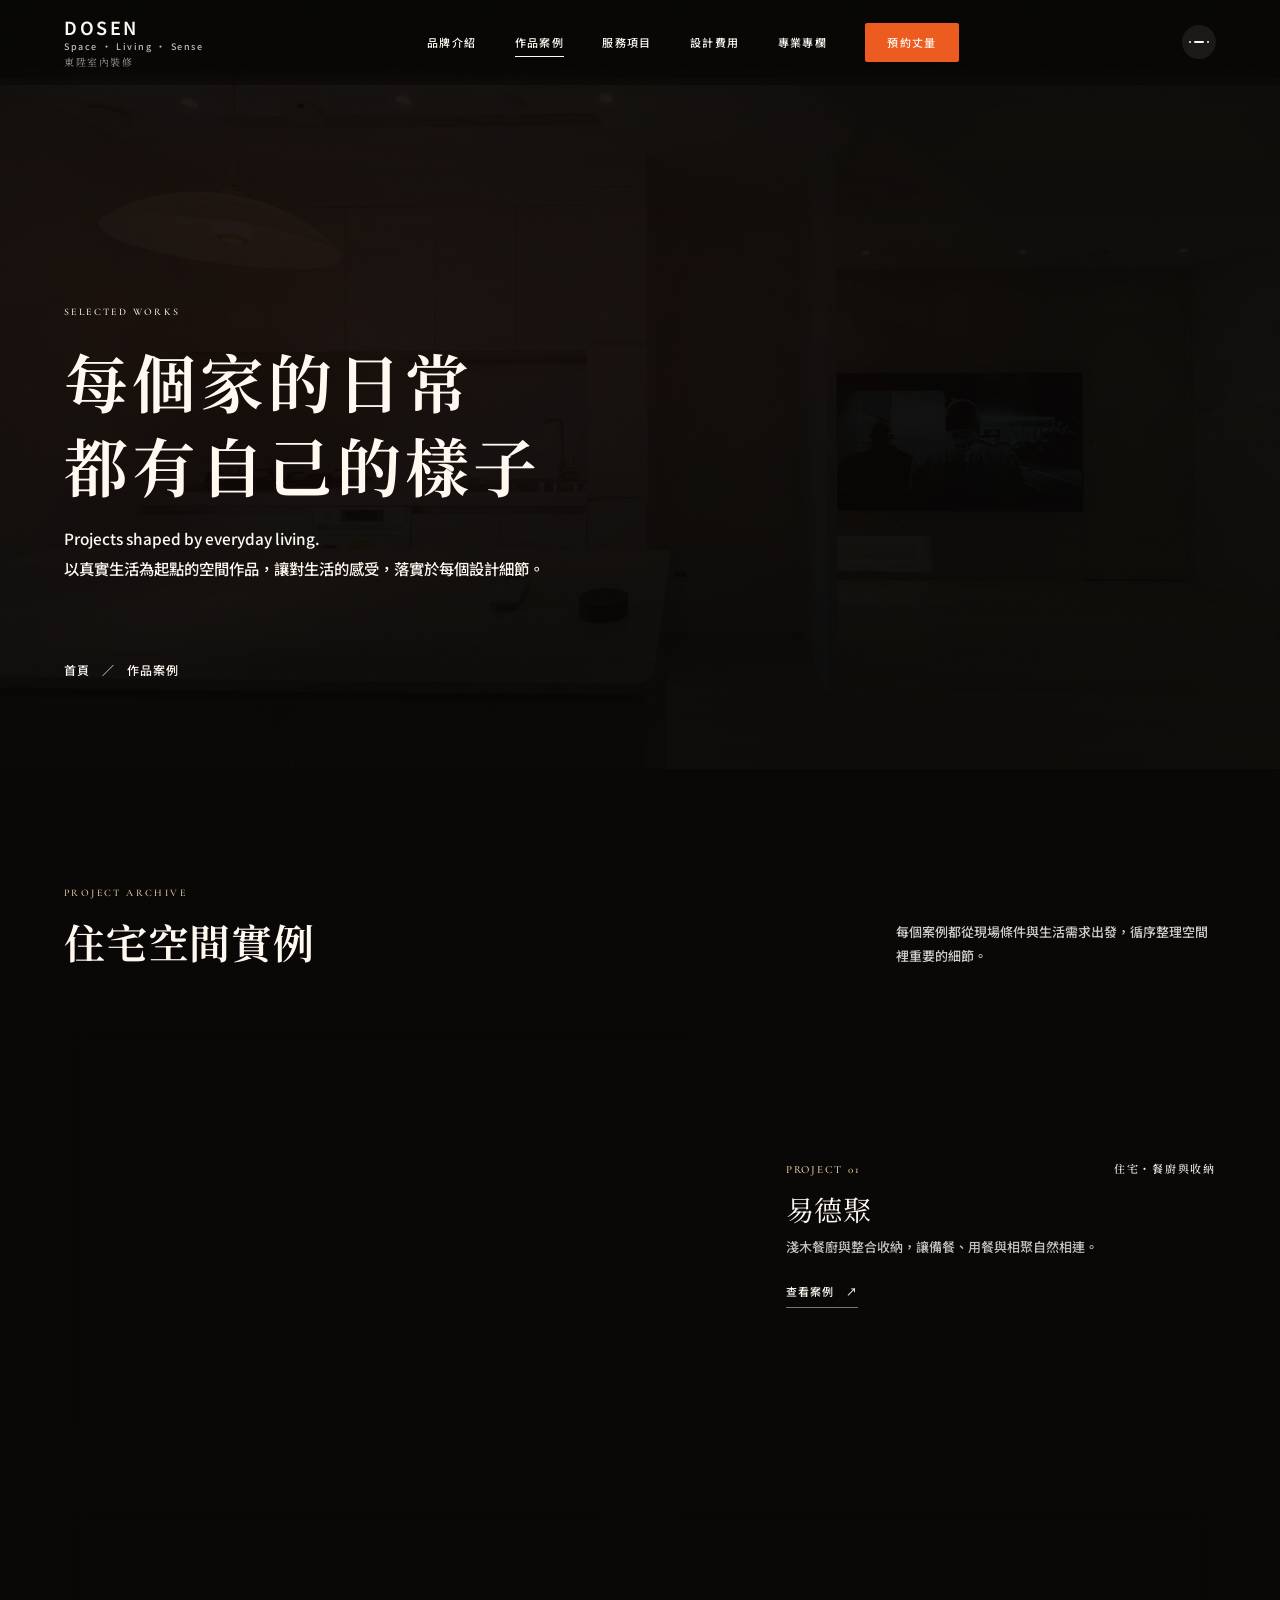
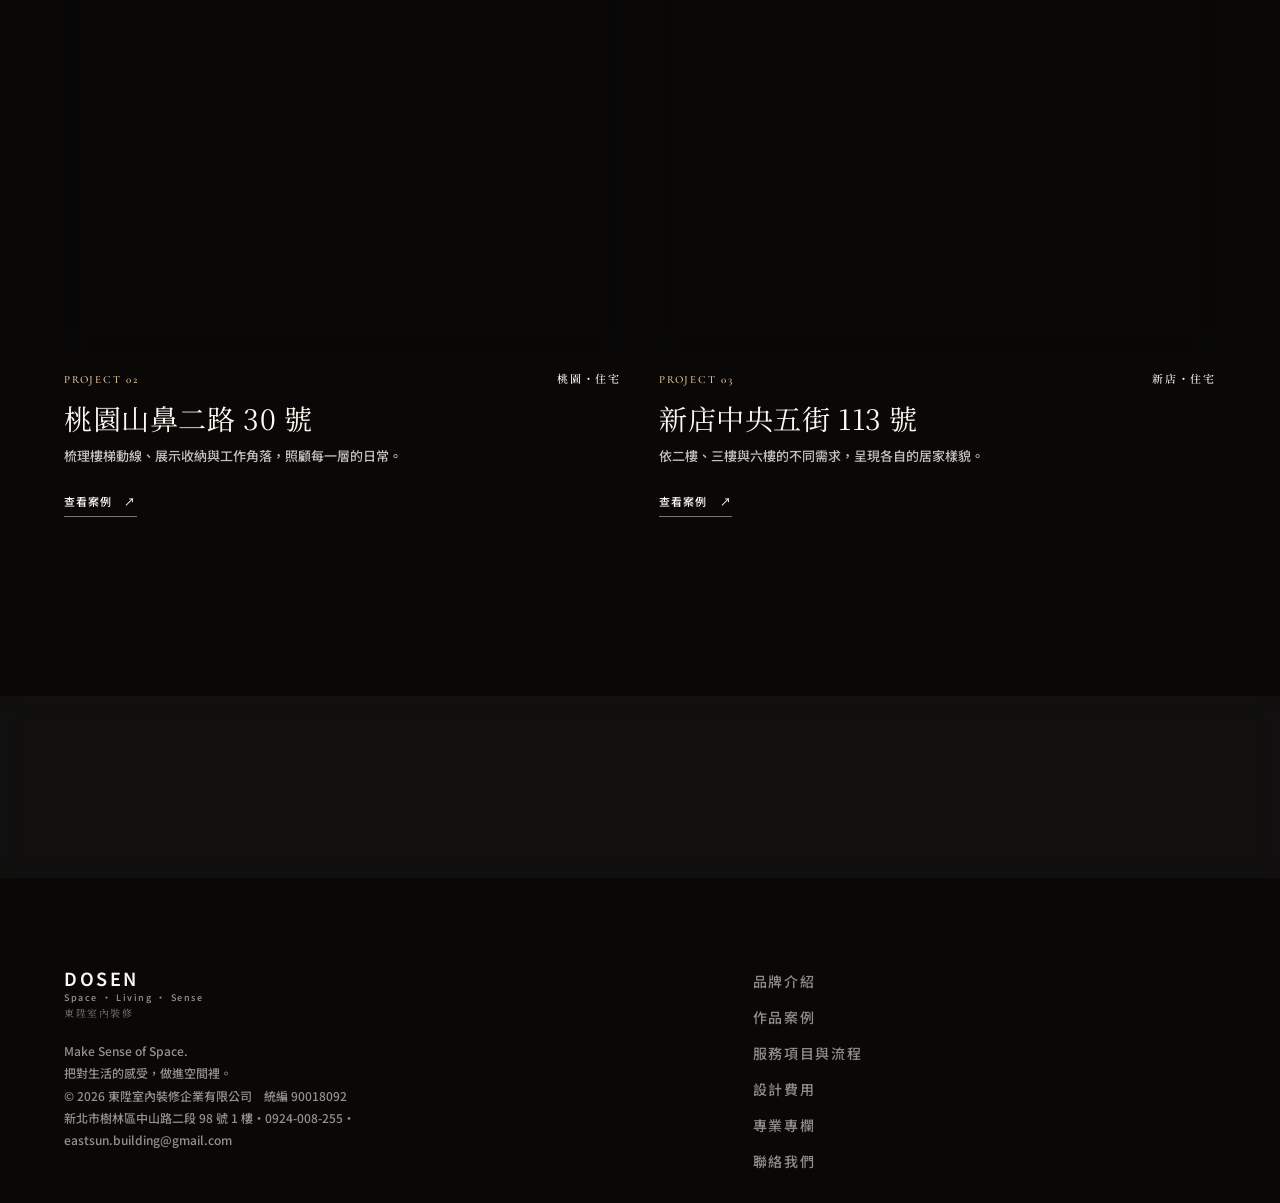
<file: projects.html>
<!DOCTYPE html>
<html lang="zh-Hant">
<head>
<meta charset="utf-8">
<meta name="viewport" content="width=device-width, initial-scale=1">
<meta name="theme-color" content="#0B0908">
<title>DOSEN 作品案例｜東陞室內裝修</title>
<meta name="description" content="瀏覽 DOSEN 東陞室內裝修作品，以真實生活為起點，呈現室內設計、空間規劃與住宅裝修的日常感受。">
<meta property="og:title" content="DOSEN Selected Works｜作品案例">
<meta property="og:description" content="Projects shaped by everyday living. 以真實生活為起點的空間作品。">
<meta property="og:image" content="https://yamanawamugu.github.io/east-sunrise/images/projects/yideju-01.webp">
<meta property="og:type" content="website">
<link rel="preconnect" href="https://fonts.googleapis.com">
<link rel="preconnect" href="https://fonts.gstatic.com" crossorigin>
<link href="https://fonts.googleapis.com/css2?family=Cormorant+Garamond:ital,wght@0,300;0,400;0,500;1,300;1,400&family=Noto+Sans+TC:wght@300;400;500&family=Noto+Serif+TC:wght@300;400;500&display=swap" rel="stylesheet">
<script>document.documentElement.classList.add("js")</script>
<link rel="stylesheet" href="styles.css">
</head>
<body class="inner-page projects-page">
<a class="skip" href="#top">跳到主要內容</a>
<header class="nav solid" id="nav">
  <a href="index.html#top" class="brand" aria-label="DOSEN 東陞室內裝修首頁">
    <span class="brand-name">DOSEN</span>
    <span class="brand-en">Space · Living · Sense</span>
    <span class="brand-zh">東陞室內裝修</span>
  </a>
  <nav class="menu" id="menu" aria-label="主選單">
    <a href="index.html#about">品牌介紹</a>
    <a href="projects.html" aria-current="page">作品案例</a>
    <a href="services.html">服務項目</a>
    <a href="pricing.html">設計費用</a>
    <a href="insights.html">專業專欄</a>
    <a href="index.html#contact" class="menu-cta">預約丈量</a>
  </nav>
  <div class="nav-actions">
    <button class="motion-toggle" id="motionToggle" type="button" aria-label="背景動態" aria-pressed="false" title="暫停背景動態"><span aria-hidden="true"></span></button>
    <button class="burger" id="burger" aria-label="開啟選單" aria-expanded="false" aria-controls="menu"><span></span><span></span></button>
  </div>
</header>
<main id="top" tabindex="-1">
  <section class="page-hero projects-hero">
    <div class="wrap">
      <p class="eyebrow">SELECTED WORKS</p>
      <h1>每個家的日常<br>都有自己的樣子</h1>
      <p class="lead">Projects shaped by everyday living.<br>以真實生活為起點的空間作品，讓對生活的感受，落實於每個設計細節。</p>
      <nav class="breadcrumbs" aria-label="麵包屑"><a href="index.html">首頁</a><span aria-hidden="true">／</span><span aria-current="page">作品案例</span></nav>
    </div>
  </section>

  <section class="section project-archive">
    <div class="wrap">
      <div class="section-head reveal">
        <div><p class="eyebrow">PROJECT ARCHIVE</p><h2>住宅空間實例</h2></div>
        <p class="head-note">每個案例都從現場條件與生活需求出發，循序整理空間裡重要的細節。</p>
      </div>
      <div class="project-grid">
        <a class="project-entry project-entry-featured reveal" href="projects/yideju.html">
          <div class="project-entry-image"><img src="images/projects/yideju-01.webp" width="1800" height="1200" loading="lazy" alt="易德聚住宅餐廚空間，淺木色中島與整合式收納"></div>
          <div class="project-entry-copy">
            <div class="project-entry-meta"><span>PROJECT 01</span><span>住宅・餐廚與收納</span></div>
            <h3>易德聚</h3>
            <p>淺木餐廚與整合收納，讓備餐、用餐與相聚自然相連。</p>
            <span class="project-entry-link">查看案例 <span aria-hidden="true">↗</span></span>
          </div>
        </a>
        <a class="project-entry reveal d1" href="projects/taoyuan-shanbi.html">
          <div class="project-entry-image"><img src="images/projects/taoyuan-shanbi-01.webp" width="1800" height="1200" loading="lazy" alt="桃園山鼻住宅樓梯與衣物收納空間，木質階梯連接上下樓層"></div>
          <div class="project-entry-copy">
            <div class="project-entry-meta"><span>PROJECT 02</span><span>桃園・住宅</span></div>
            <h3>桃園山鼻二路 30 號</h3>
            <p>梳理樓梯動線、展示收納與工作角落，照顧每一層的日常。</p>
            <span class="project-entry-link">查看案例 <span aria-hidden="true">↗</span></span>
          </div>
        </a>
        <a class="project-entry reveal" href="projects/xindian-central.html">
          <div class="project-entry-image"><img src="images/projects/xindian-central-01.webp" width="1800" height="1200" loading="lazy" alt="新店中央五街二樓住宅廚房，深色櫥櫃搭配明亮檯面"></div>
          <div class="project-entry-copy">
            <div class="project-entry-meta"><span>PROJECT 03</span><span>新店・住宅</span></div>
            <h3>新店中央五街 113 號</h3>
            <p>依二樓、三樓與六樓的不同需求，呈現各自的居家樣貌。</p>
            <span class="project-entry-link">查看案例 <span aria-hidden="true">↗</span></span>
          </div>
        </a>
      </div>
    </div>
  </section>

  <section class="contact-cta">
    <div class="wrap cta-inner">
      <div><p class="eyebrow">LET’S MAKE SENSE OF YOUR SPACE.</p><h2>讓我們一起，把生活的想法做進空間裡。</h2><p>從新家規劃、舊屋翻新到現有空間整理，歡迎與 DOSEN 聊聊你的需求。</p></div>
      <div class="cta-actions"><a class="btn btn-light" href="index.html#contact">開始你的空間計畫</a><a class="link-light" href="tel:+886924008255">聯絡 DOSEN <span aria-hidden="true">→</span></a></div>
    </div>
  </section>
</main>
<footer class="footer">
  <div class="wrap foot-grid">
    <div><a href="index.html#top" class="brand"><span class="brand-name">DOSEN</span><span class="brand-en">Space · Living · Sense</span><span class="brand-zh">東陞室內裝修</span></a><p>Make Sense of Space.<br>把對生活的感受，做進空間裡。<br>© 2026 東陞室內裝修企業有限公司　統編 90018092<br>新北市樹林區中山路二段 98 號 1 樓・0924-008-255・eastsun.building@gmail.com</p></div>
    <nav aria-label="頁尾選單"><a href="index.html#about">品牌介紹</a><a href="projects.html">作品案例</a><a href="services.html">服務項目與流程</a><a href="pricing.html">設計費用</a><a href="insights.html">專業專欄</a><a href="index.html#contact">聯絡我們</a></nav>
  </div>
</footer>
<script src="script.js"></script>
</body>
</html>
</file>
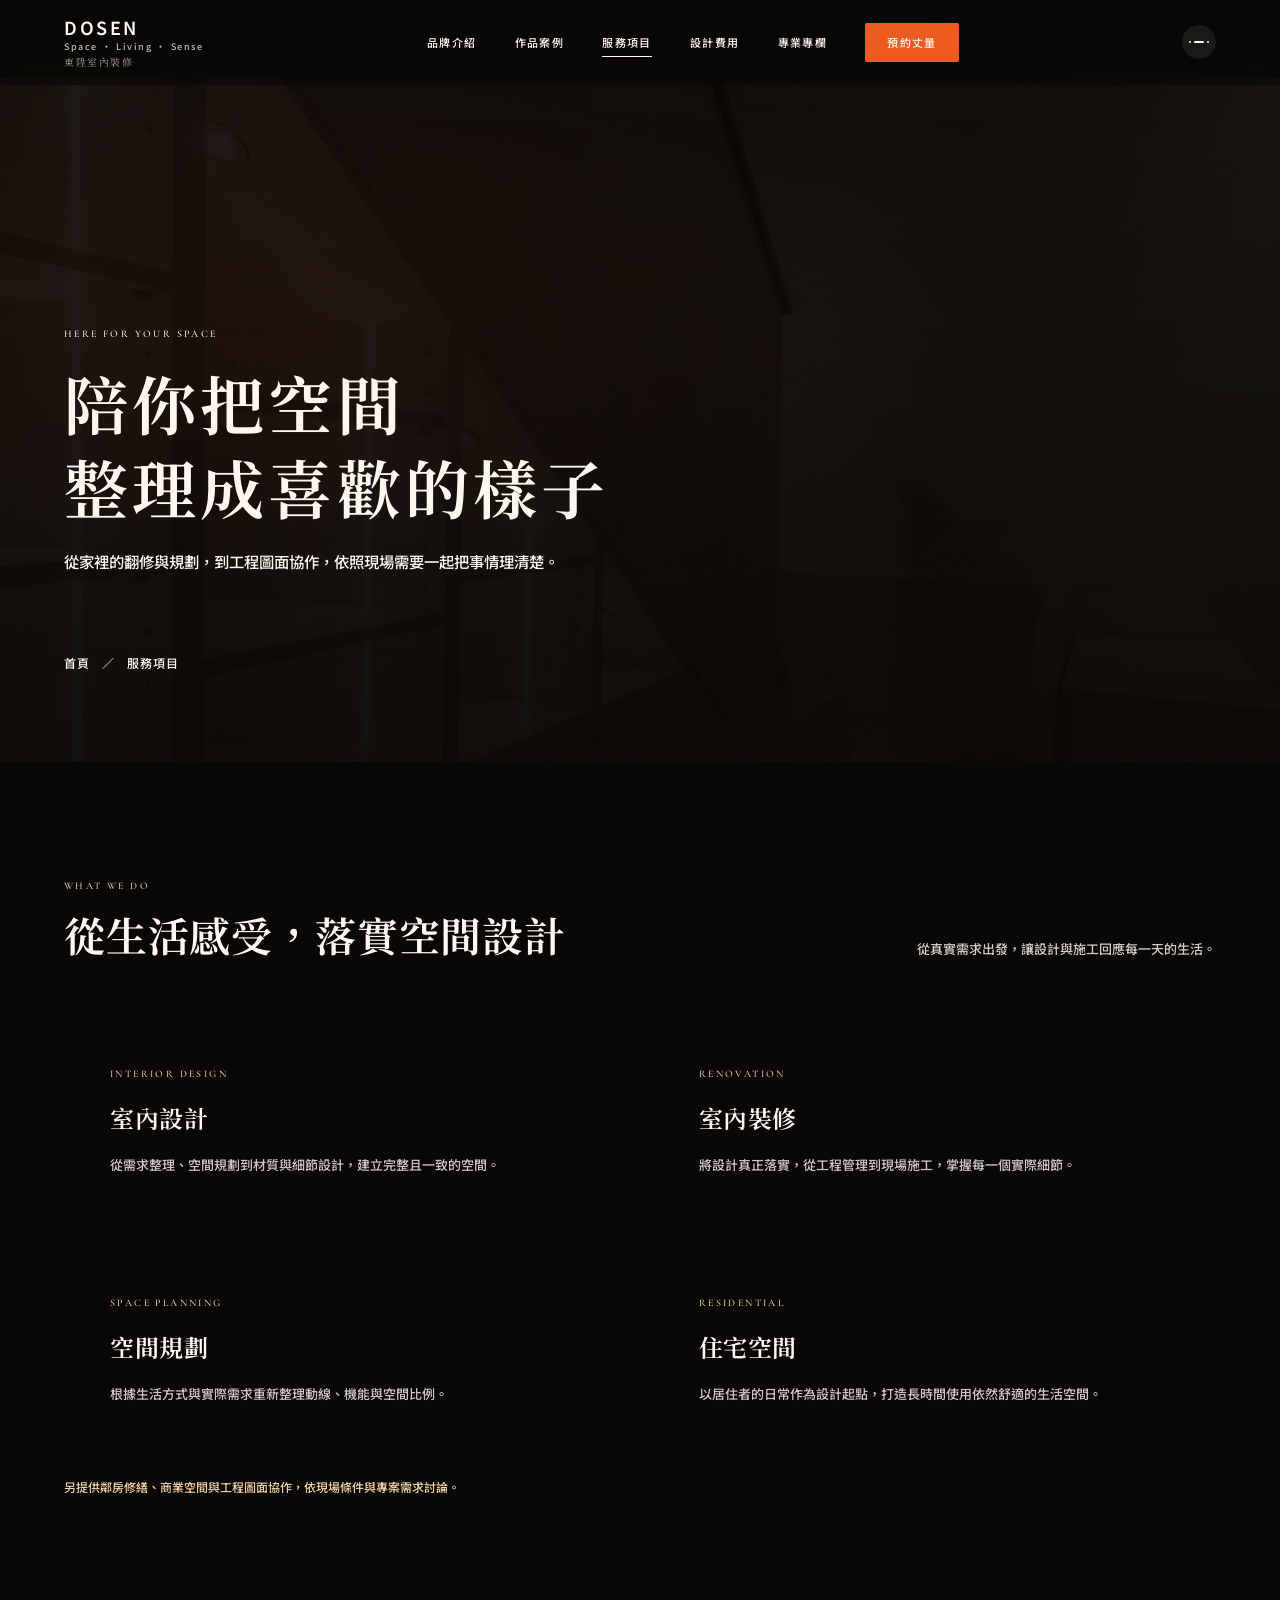
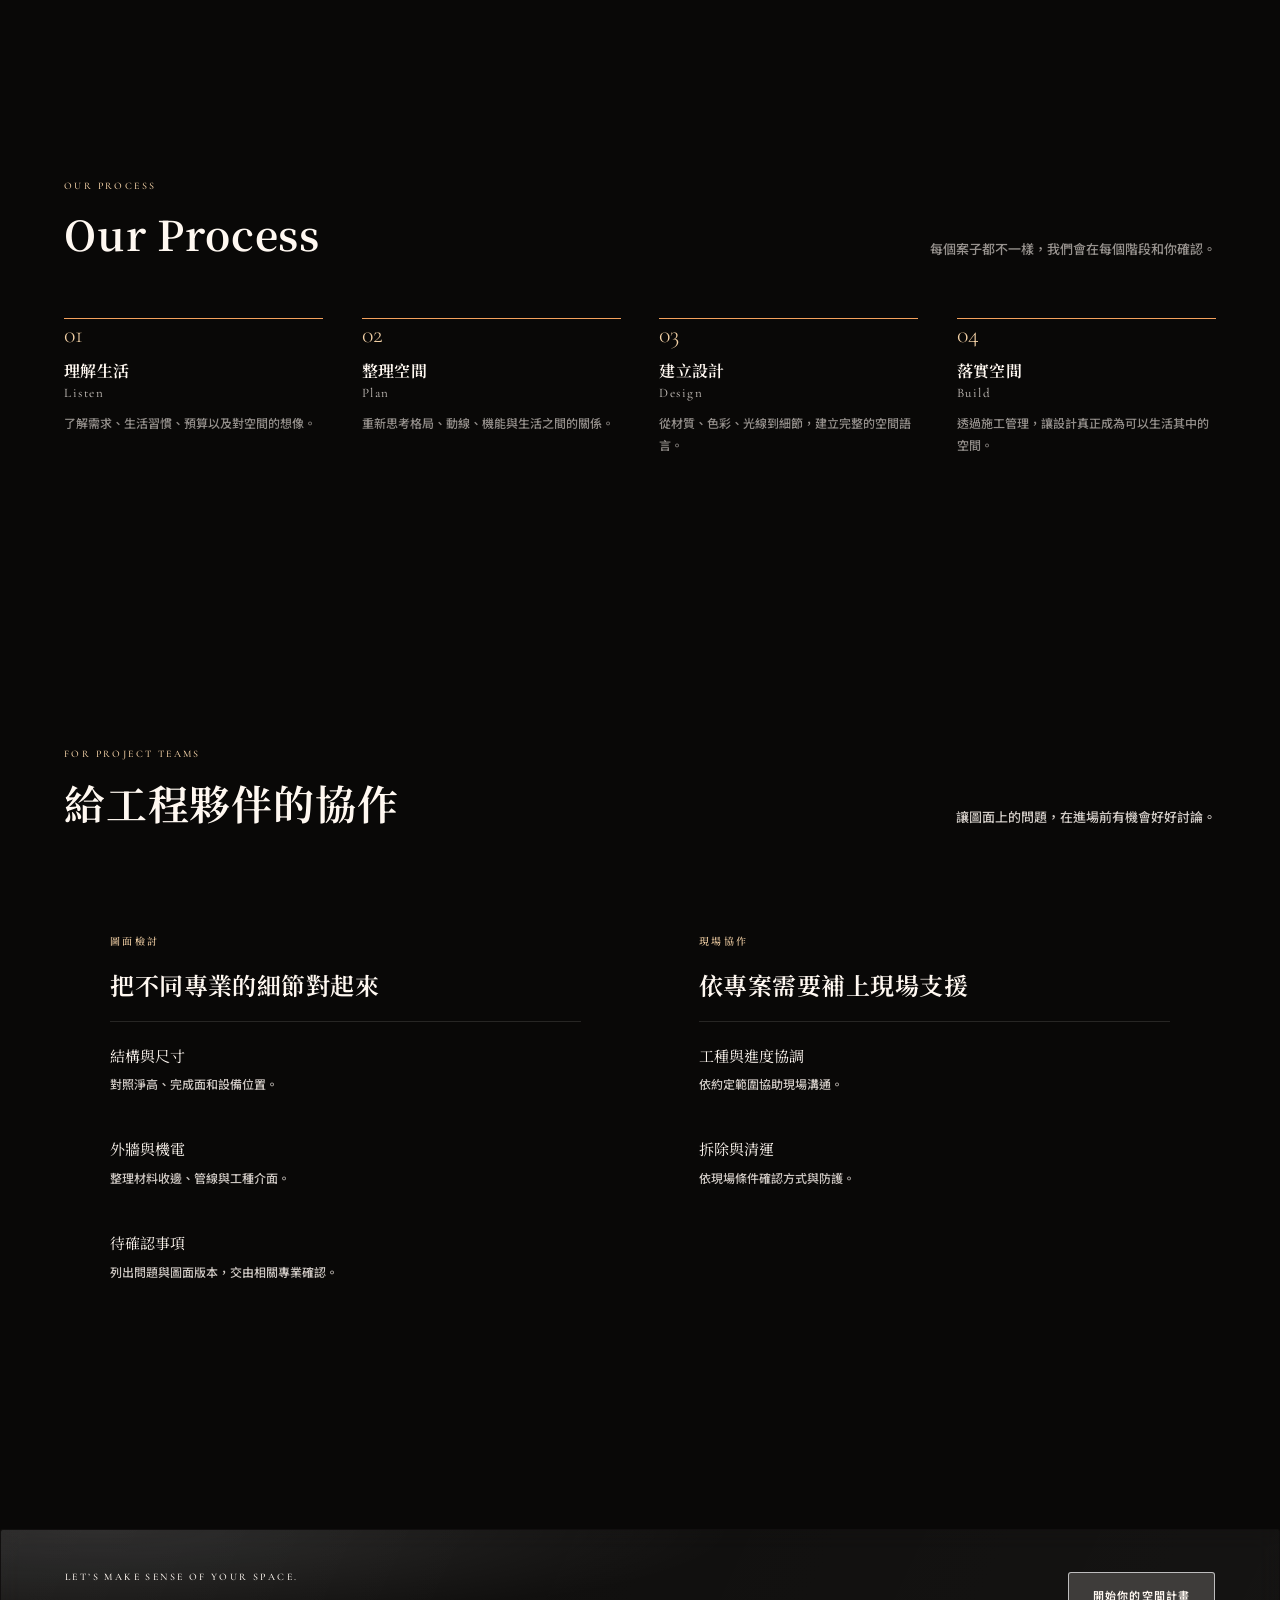
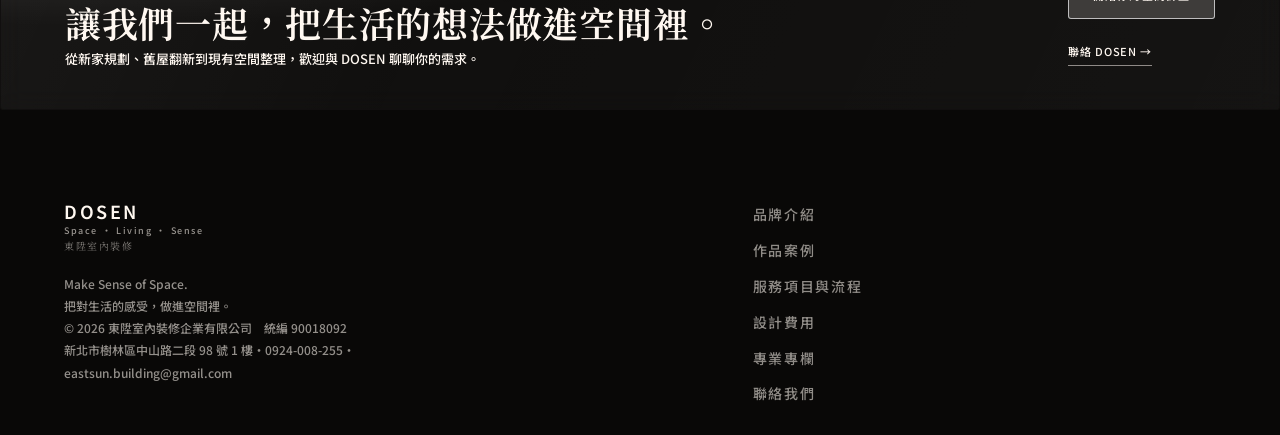
<file: services.html>
<!DOCTYPE html>
<html lang="zh-Hant">
<head>
<meta charset="utf-8">
<meta name="viewport" content="width=device-width, initial-scale=1">
<meta name="theme-color" content="#0B0908">
<title>DOSEN 室內設計・空間規劃・住宅裝修服務｜東陞室內裝修</title>
<meta name="description" content="DOSEN 東陞室內裝修提供室內設計、裝修施工、空間規劃與住宅空間服務，從理解生活需求到施工落地，打造自然、耐看且真正適合居住的空間。">
<meta name="keywords" content="樹林室內裝修,新北老屋翻修,毛胚屋設計統包,鄰房修繕,營建施工圖檢討,建築軀體圖檢討">
<meta property="og:title" content="DOSEN 服務項目｜Space · Living · Sense">
<meta property="og:description" content="室內設計、裝修施工、空間規劃與住宅空間，從真實生活需求出發。">
<meta property="og:type" content="website">
<link rel="preconnect" href="https://fonts.googleapis.com">
<link rel="preconnect" href="https://fonts.gstatic.com" crossorigin>
<link href="https://fonts.googleapis.com/css2?family=Cormorant+Garamond:ital,wght@0,300;0,400;0,500;1,300;1,400&family=Noto+Sans+TC:wght@300;400;500&family=Noto+Serif+TC:wght@300;400;500&display=swap" rel="stylesheet">
<script>document.documentElement.classList.add("js")</script>
<link rel="stylesheet" href="styles.css">
</head>
<body class="inner-page service-page">
<a class="skip" href="#top">跳到主要內容</a>
<header class="nav solid" id="nav">
  <a href="index.html#top" class="brand" aria-label="DOSEN 東陞室內裝修首頁">
    <span class="brand-name">DOSEN</span>
    <span class="brand-en">Space · Living · Sense</span>
    <span class="brand-zh">東陞室內裝修</span>
  </a>
  <nav class="menu" id="menu" aria-label="主選單">
    <a href="index.html#about">品牌介紹</a>
    <a href="projects.html">作品案例</a>
    <a href="services.html" aria-current="page">服務項目</a>
    <a href="pricing.html">設計費用</a>
    <a href="insights.html">專業專欄</a>
    <a href="index.html#contact" class="menu-cta">預約丈量</a>
  </nav>
  <div class="nav-actions">
    <button class="motion-toggle" id="motionToggle" type="button" aria-label="背景動態" aria-pressed="false" title="暫停背景動態"><span aria-hidden="true"></span></button>
    <button class="burger" id="burger" aria-label="開啟選單" aria-expanded="false" aria-controls="menu"><span></span><span></span></button>
  </div>
</header>
<main id="top" tabindex="-1">
  <section class="page-hero">
    <div class="wrap">
      <p class="eyebrow">HERE FOR YOUR SPACE</p>
      <h1>陪你把空間<br>整理成喜歡的樣子</h1>
      <p class="lead">從家裡的翻修與規劃，到工程圖面協作，依照現場需要一起把事情理清楚。</p>
      <nav class="breadcrumbs" aria-label="麵包屑"><a href="index.html">首頁</a><span aria-hidden="true">／</span><span aria-current="page">服務項目</span></nav>
    </div>
  </section>

  <section class="section services">
    <div class="wrap">
      <div class="section-head reveal">
        <div><p class="eyebrow">WHAT WE DO</p><h2>從生活感受，落實空間設計</h2></div>
        <p class="head-note">從真實需求出發，讓設計與施工回應每一天的生活。</p>
      </div>
      <div class="service-tracks">
        <article class="service-track reveal">
          <p class="eyebrow">INTERIOR DESIGN</p>
          <h3>室內設計</h3>
          <p>從需求整理、空間規劃到材質與細節設計，建立完整且一致的空間。</p>
        </article>
        <article class="service-track reveal d1">
          <p class="eyebrow">RENOVATION</p>
          <h3>室內裝修</h3>
          <p>將設計真正落實，從工程管理到現場施工，掌握每一個實際細節。</p>
        </article>
        <article class="service-track reveal d1">
          <p class="eyebrow">SPACE PLANNING</p>
          <h3>空間規劃</h3>
          <p>根據生活方式與實際需求重新整理動線、機能與空間比例。</p>
        </article>
        <article class="service-track reveal">
          <p class="eyebrow">RESIDENTIAL</p>
          <h3>住宅空間</h3>
          <p>以居住者的日常作為設計起點，打造長時間使用依然舒適的生活空間。</p>
        </article>
      </div>
      <p class="service-note">另提供鄰房修繕、商業空間與工程圖面協作，依現場條件與專案需求討論。</p>
    </div>
  </section>

  <section class="section process">
    <div class="wrap">
      <div class="section-head reveal">
        <div><p class="eyebrow light">OUR PROCESS</p><h2>Our Process</h2></div>
        <p class="head-note process-note">每個案子都不一樣，我們會在每個階段和你確認。</p>
      </div>
      <ol class="steps">
        <li class="reveal"><b>01</b><h3>理解生活 <span>Listen</span></h3><p>了解需求、生活習慣、預算以及對空間的想像。</p></li>
        <li class="reveal d1"><b>02</b><h3>整理空間 <span>Plan</span></h3><p>重新思考格局、動線、機能與生活之間的關係。</p></li>
        <li class="reveal d2"><b>03</b><h3>建立設計 <span>Design</span></h3><p>從材質、色彩、光線到細節，建立完整的空間語言。</p></li>
        <li class="reveal d3"><b>04</b><h3>落實空間 <span>Build</span></h3><p>透過施工管理，讓設計真正成為可以生活其中的空間。</p></li>
      </ol>
    </div>
  </section>

  <section class="section services">
    <div class="wrap">
      <div class="section-head reveal">
        <div><p class="eyebrow">FOR PROJECT TEAMS</p><h2>給工程夥伴的協作</h2></div>
        <p class="head-note">讓圖面上的問題，在進場前有機會好好討論。</p>
      </div>
      <div class="service-tracks">
        <article class="service-track reveal">
          <p class="eyebrow">圖面檢討</p>
          <h3>把不同專業的細節對起來</h3>
          <ul>
            <li><strong>結構與尺寸</strong><span>對照淨高、完成面和設備位置。</span></li>
            <li><strong>外牆與機電</strong><span>整理材料收邊、管線與工種介面。</span></li>
            <li><strong>待確認事項</strong><span>列出問題與圖面版本，交由相關專業確認。</span></li>
          </ul>
        </article>
        <article class="service-track reveal d1">
          <p class="eyebrow">現場協作</p>
          <h3>依專案需要補上現場支援</h3>
          <ul>
            <li><strong>工種與進度協調</strong><span>依約定範圍協助現場溝通。</span></li>
            <li><strong>拆除與清運</strong><span>依現場條件確認方式與防護。</span></li>
          </ul>
        </article>
      </div>
    </div>
  </section>

  <section class="contact-cta">
    <div class="wrap cta-inner reveal">
      <div><p class="eyebrow light">LET’S MAKE SENSE OF YOUR SPACE.</p><h2>讓我們一起，把生活的想法做進空間裡。</h2><p>從新家規劃、舊屋翻新到現有空間整理，歡迎與 DOSEN 聊聊你的需求。</p></div>
      <div class="cta-actions"><a class="btn btn-light" href="index.html#contact">開始你的空間計畫</a><a class="link-light" href="mailto:eastsun.building@gmail.com">聯絡 DOSEN <span aria-hidden="true">→</span></a></div>
    </div>
  </section>
</main>
<footer class="footer">
  <div class="wrap foot-grid">
    <div><a href="index.html#top" class="brand"><span class="brand-name">DOSEN</span><span class="brand-en">Space · Living · Sense</span><span class="brand-zh">東陞室內裝修</span></a><p>Make Sense of Space.<br>把對生活的感受，做進空間裡。<br>© 2026 東陞室內裝修企業有限公司　統編 90018092<br>新北市樹林區中山路二段 98 號 1 樓・0924-008-255・eastsun.building@gmail.com</p></div>
    <nav aria-label="頁尾選單"><a href="index.html#about">品牌介紹</a><a href="projects.html">作品案例</a><a href="services.html">服務項目與流程</a><a href="pricing.html">設計費用</a><a href="insights.html">專業專欄</a><a href="index.html#contact">聯絡我們</a></nav>
  </div>
</footer>
<script src="script.js"></script>
</body>
</html>
</file>
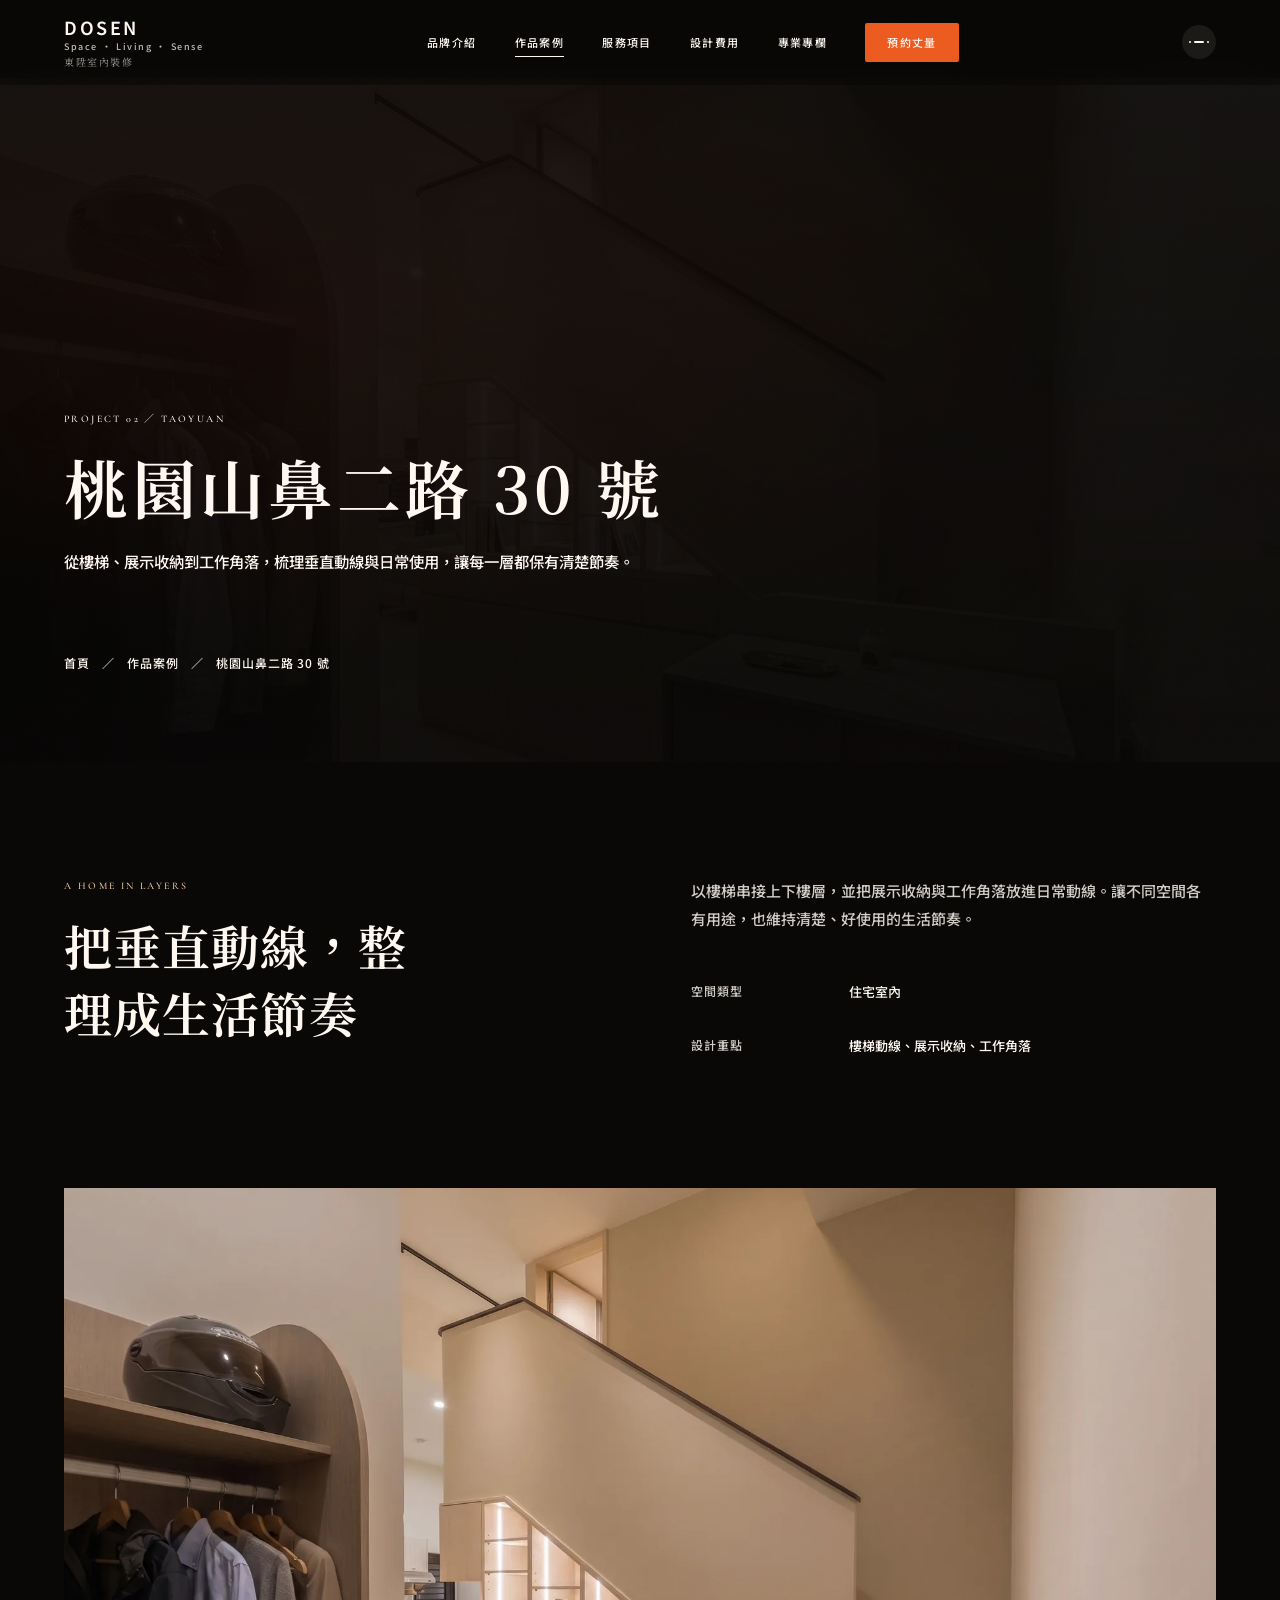
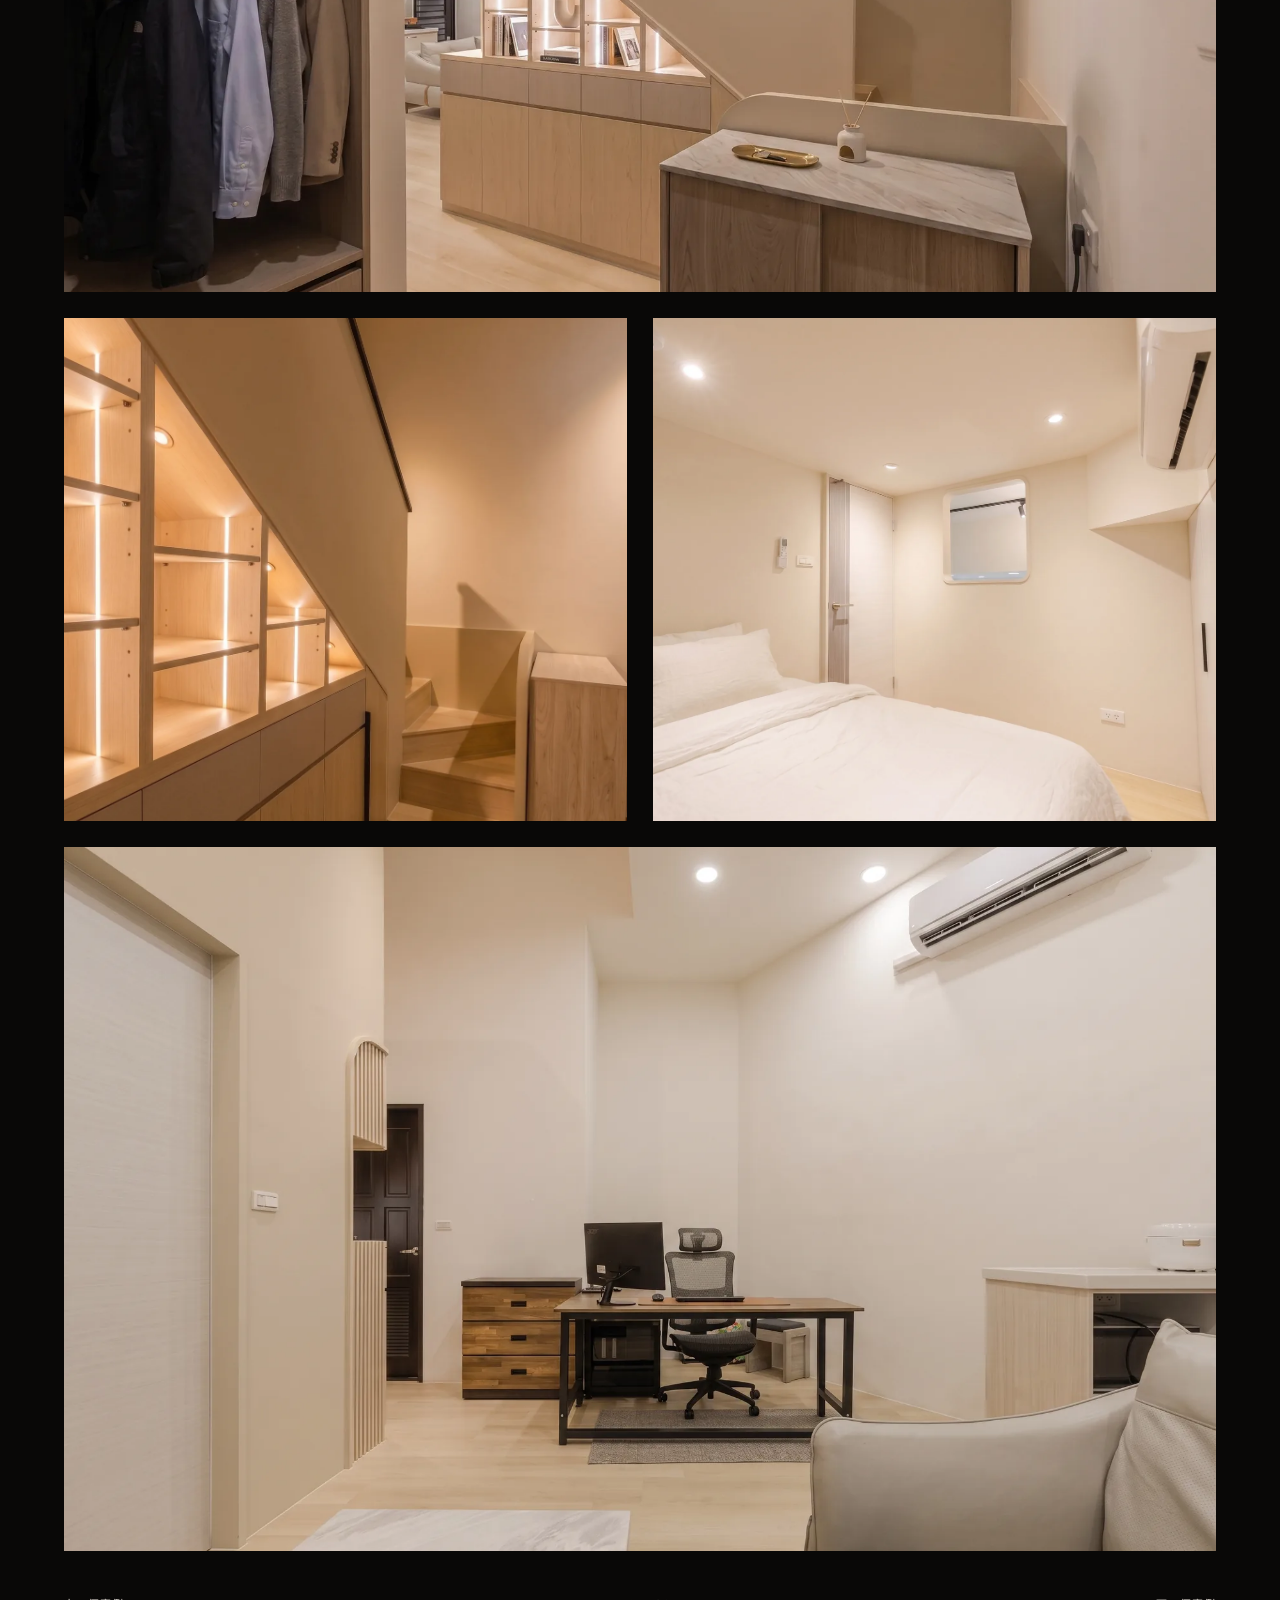
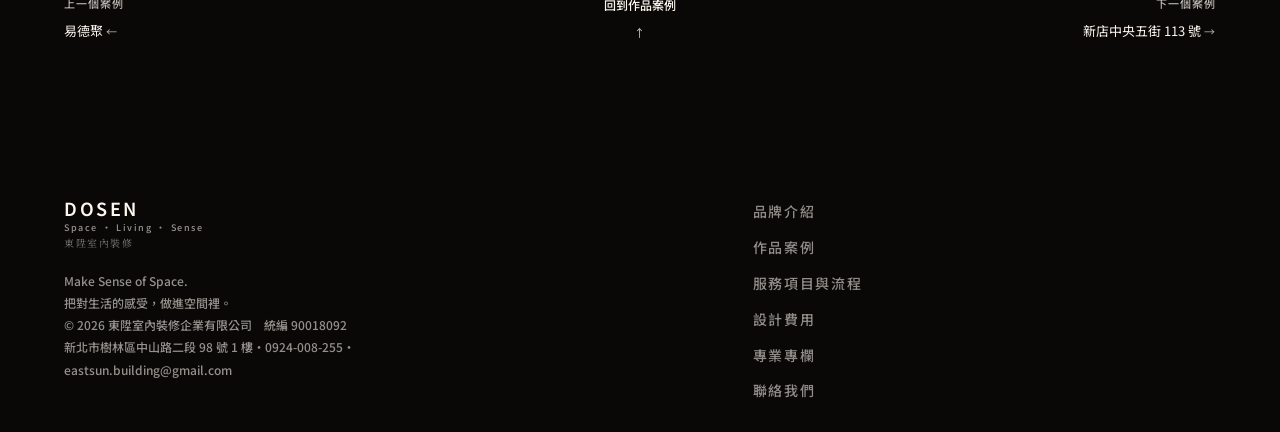
<file: projects/taoyuan-shanbi.html>
<!DOCTYPE html>
<html lang="zh-Hant">
<head>
<meta charset="utf-8">
<meta name="viewport" content="width=device-width, initial-scale=1">
<meta name="theme-color" content="#0B0908">
<title>DOSEN 桃園山鼻二路 30 號住宅案例｜東陞室內裝修</title>
<meta name="description" content="DOSEN 桃園山鼻二路 30 號住宅案例：梳理樓梯動線、展示收納與工作角落，照顧每一層的日常使用。">
<meta property="og:title" content="DOSEN 桃園山鼻二路 30 號住宅案例">
<meta property="og:description" content="從樓梯動線到生活收納，讓每一層都保有清楚節奏。">
<meta property="og:image" content="https://yamanawamugu.github.io/east-sunrise/images/projects/taoyuan-shanbi-01.webp">
<meta property="og:type" content="article">
<link rel="preconnect" href="https://fonts.googleapis.com">
<link rel="preconnect" href="https://fonts.gstatic.com" crossorigin>
<link href="https://fonts.googleapis.com/css2?family=Cormorant+Garamond:ital,wght@0,300;0,400;0,500;1,300;1,400&family=Noto+Sans+TC:wght@300;400;500&family=Noto+Serif+TC:wght@300;400;500&display=swap" rel="stylesheet">
<script>document.documentElement.classList.add("js")</script>
<link rel="stylesheet" href="../styles.css">
</head>
<body class="inner-page project-detail project-taoyuan-page">
<a class="skip" href="#top">跳到主要內容</a>
<header class="nav solid" id="nav">
  <a href="../index.html#top" class="brand" aria-label="DOSEN 東陞室內裝修首頁"><span class="brand-name">DOSEN</span><span class="brand-en">Space · Living · Sense</span><span class="brand-zh">東陞室內裝修</span></a>
  <nav class="menu" id="menu" aria-label="主選單">
    <a href="../index.html#about">品牌介紹</a><a href="../projects.html" aria-current="page">作品案例</a><a href="../services.html">服務項目</a><a href="../pricing.html">設計費用</a><a href="../insights.html">專業專欄</a><a href="../index.html#contact" class="menu-cta">預約丈量</a>
  </nav>
  <div class="nav-actions">
    <button class="motion-toggle" id="motionToggle" type="button" aria-label="背景動態" aria-pressed="false" title="暫停背景動態"><span aria-hidden="true"></span></button>
    <button class="burger" id="burger" aria-label="開啟選單" aria-expanded="false" aria-controls="menu"><span></span><span></span></button>
  </div>
</header>
<main id="top" tabindex="-1">
  <section class="page-hero project-hero">
    <div class="wrap">
      <p class="eyebrow">PROJECT 02 <span aria-hidden="true">／</span> TAOYUAN</p>
      <h1>桃園山鼻二路 30 號</h1>
      <p class="lead">從樓梯、展示收納到工作角落，梳理垂直動線與日常使用，讓每一層都保有清楚節奏。</p>
      <nav class="breadcrumbs" aria-label="麵包屑"><a href="../index.html">首頁</a><span aria-hidden="true">／</span><a href="../projects.html">作品案例</a><span aria-hidden="true">／</span><span aria-current="page">桃園山鼻二路 30 號</span></nav>
    </div>
  </section>
  <section class="section project-overview">
    <div class="wrap project-overview-grid">
      <div class="reveal"><p class="eyebrow">A HOME IN LAYERS</p><h2>把垂直動線，整理成生活節奏</h2></div>
      <div class="project-overview-copy reveal d1"><p>以樓梯串接上下樓層，並把展示收納與工作角落放進日常動線。讓不同空間各有用途，也維持清楚、好使用的生活節奏。</p><dl class="project-facts"><div><dt>空間類型</dt><dd>住宅室內</dd></div><div><dt>設計重點</dt><dd>樓梯動線、展示收納、工作角落</dd></div></dl></div>
    </div>
  </section>
  <section class="project-gallery wrap" aria-label="桃園山鼻住宅空間照片">
    <figure class="project-photo project-photo-wide reveal"><img src="../images/projects/taoyuan-shanbi-01.webp" width="1800" height="1200" loading="lazy" alt="桃園山鼻住宅樓梯與衣物收納空間，木質階梯連接上下樓層"><figcaption>樓梯連接上下樓層，沿線收納回應日常使用。</figcaption></figure>
    <figure class="project-photo reveal"><img src="../images/projects/taoyuan-shanbi-02.webp" width="1800" height="1200" loading="lazy" alt="桃園山鼻住宅樓梯下方的木作展示收納"><figcaption>善用樓梯下方空間，整合展示與收納。</figcaption></figure>
    <figure class="project-photo reveal d1"><img src="../images/projects/taoyuan-shanbi-03.webp" width="1800" height="1200" loading="lazy" alt="桃園山鼻住宅臥室，淺色床組與簡潔收納"><figcaption>臥室以簡潔收納保留安定、舒適的休息空間。</figcaption></figure>
    <figure class="project-photo project-photo-wide reveal"><img src="../images/projects/taoyuan-shanbi-04.webp" width="1800" height="1200" loading="lazy" alt="桃園山鼻住宅起居空間與工作桌"><figcaption>在起居空間中安排工作桌，支援不同的日常情境。</figcaption></figure>
  </section>
  <nav class="project-pagination wrap" aria-label="案例導覽">
    <a href="yideju.html" class="project-previous"><span>上一個案例</span><strong>易德聚 <span aria-hidden="true">←</span></strong></a>
    <a href="../projects.html" class="project-back">回到作品案例 <span aria-hidden="true">↑</span></a>
    <a href="xindian-central.html" class="project-next"><span>下一個案例</span><strong>新店中央五街 113 號 <span aria-hidden="true">→</span></strong></a>
  </nav>
</main>
<footer class="footer"><div class="wrap foot-grid"><div><a href="../index.html#top" class="brand"><span class="brand-name">DOSEN</span><span class="brand-en">Space · Living · Sense</span><span class="brand-zh">東陞室內裝修</span></a><p>Make Sense of Space.<br>把對生活的感受，做進空間裡。<br>© 2026 東陞室內裝修企業有限公司　統編 90018092<br>新北市樹林區中山路二段 98 號 1 樓・0924-008-255・eastsun.building@gmail.com</p></div><nav aria-label="頁尾選單"><a href="../index.html#about">品牌介紹</a><a href="../projects.html">作品案例</a><a href="../services.html">服務項目與流程</a><a href="../pricing.html">設計費用</a><a href="../insights.html">專業專欄</a><a href="../index.html#contact">聯絡我們</a></nav></div></footer>
<script src="../script.js"></script>
</body>
</html>
</file>
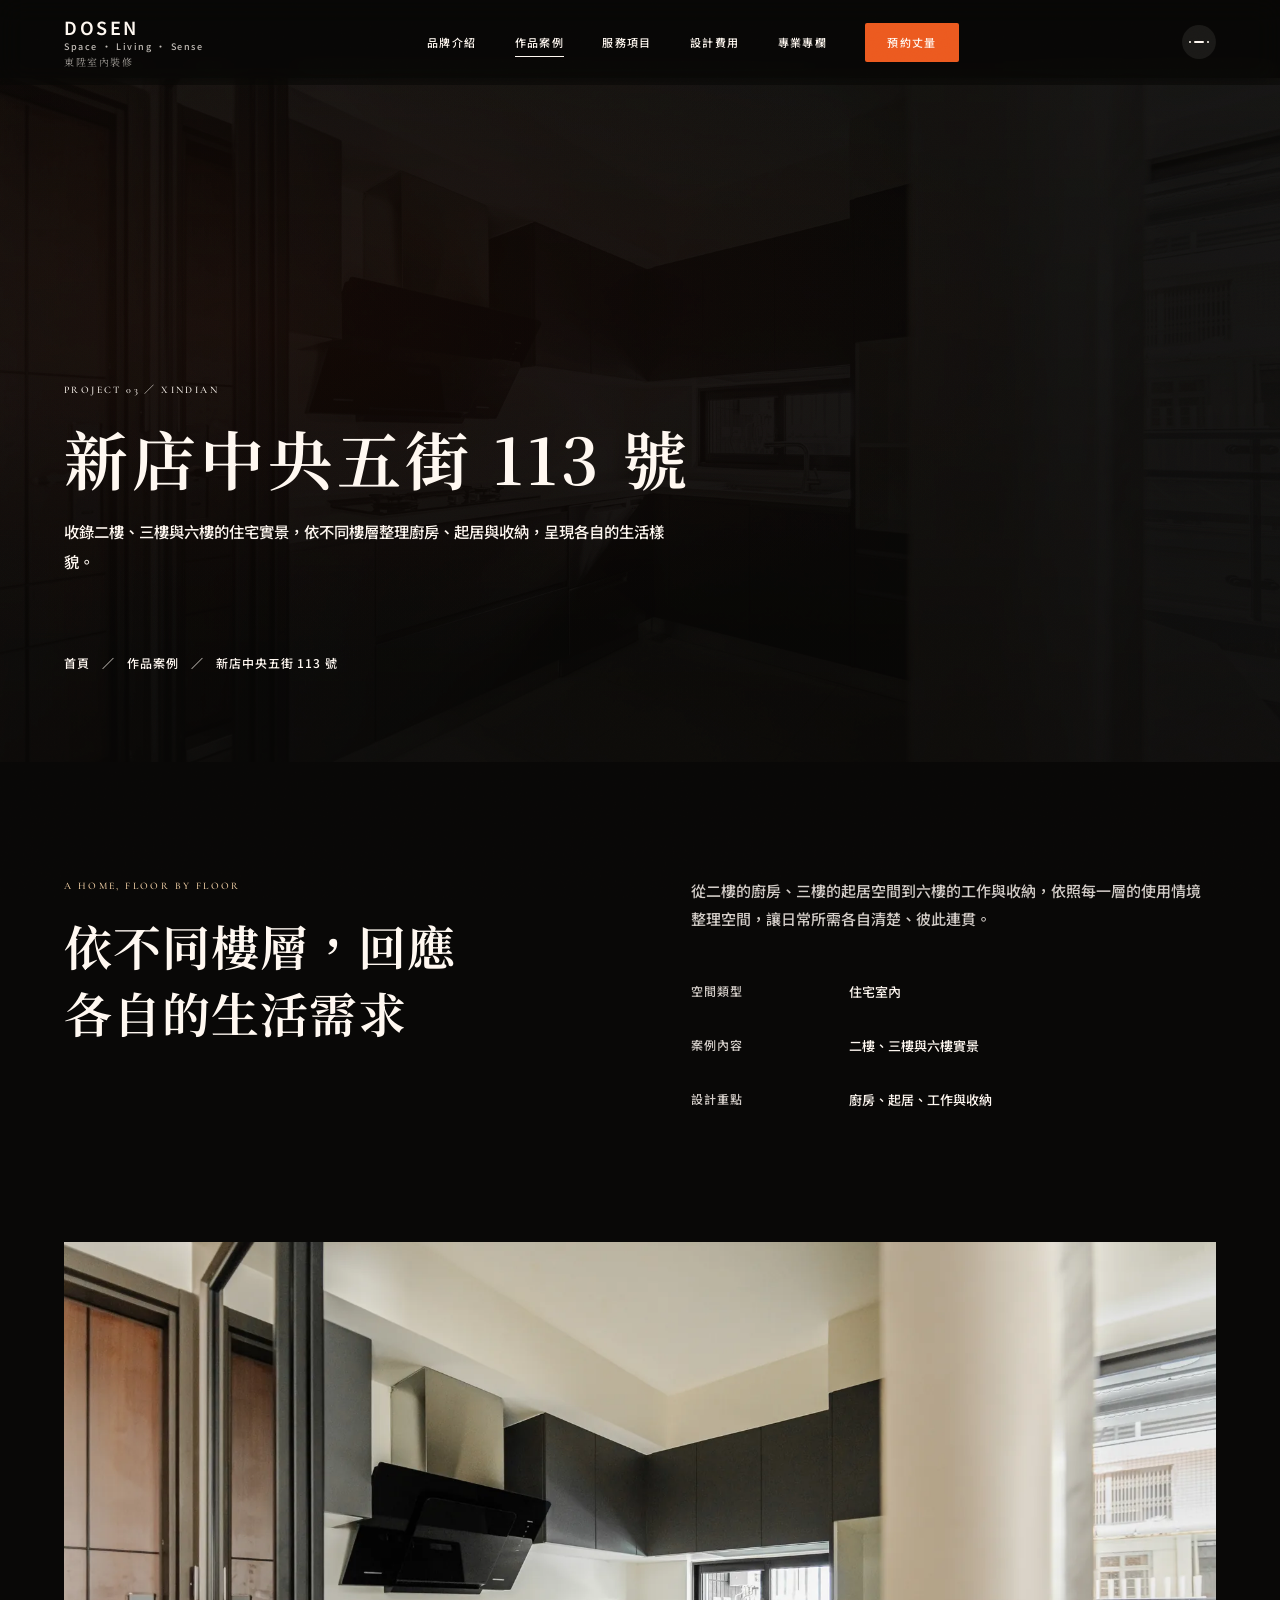
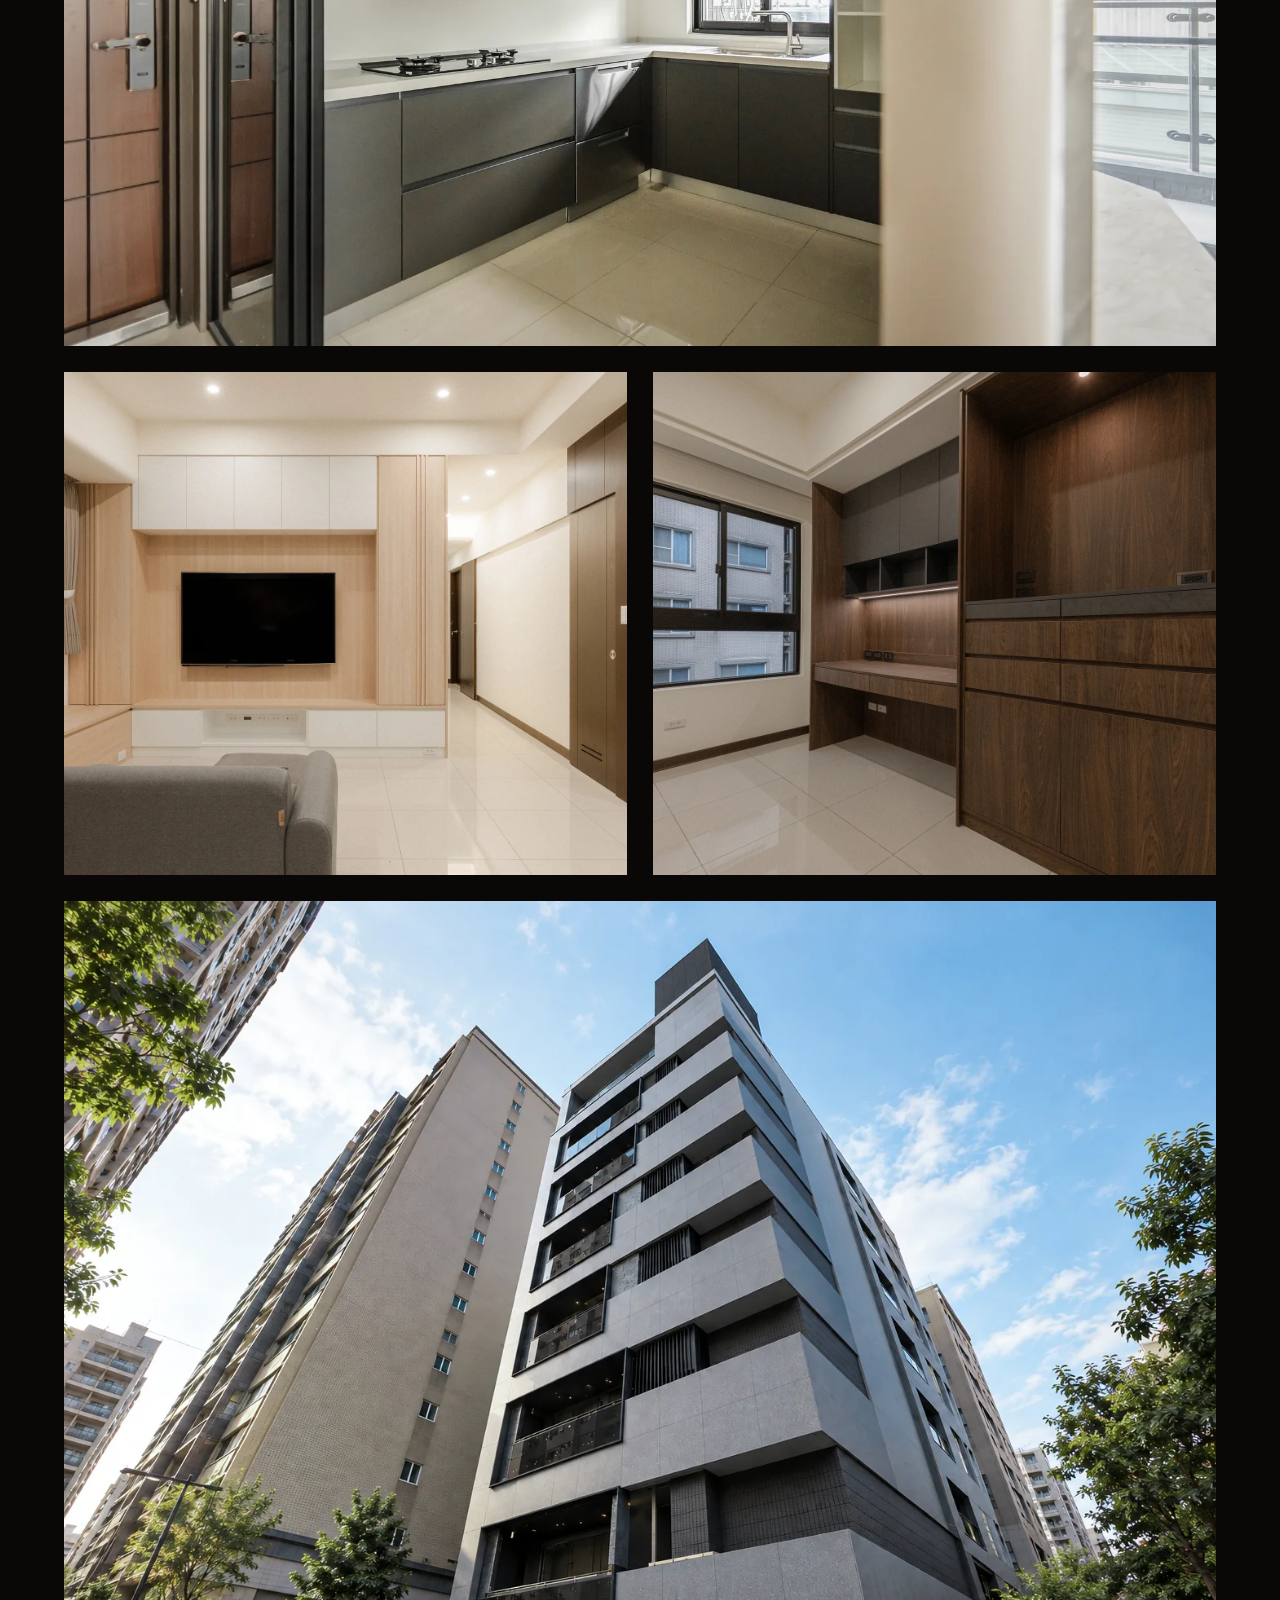
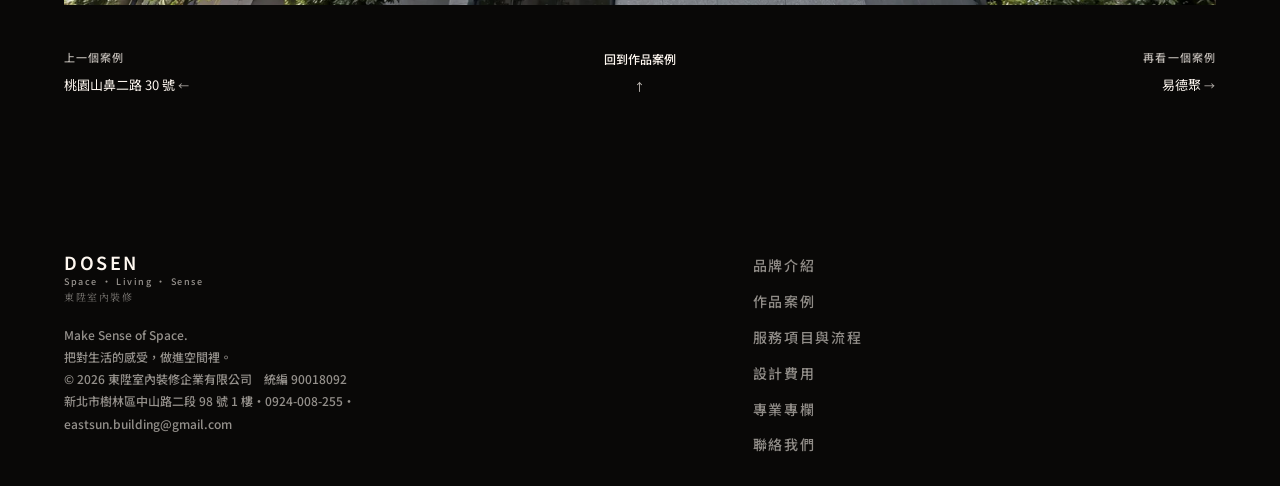
<file: projects/xindian-central.html>
<!DOCTYPE html>
<html lang="zh-Hant">
<head>
<meta charset="utf-8">
<meta name="viewport" content="width=device-width, initial-scale=1">
<meta name="theme-color" content="#0B0908">
<title>DOSEN 新店中央五街 113 號住宅案例｜東陞室內裝修</title>
<meta name="description" content="DOSEN 新店中央五街 113 號住宅案例：收錄二樓、三樓與六樓實景，依不同樓層整理廚房、起居與收納。">
<meta property="og:title" content="DOSEN 新店中央五街 113 號住宅案例">
<meta property="og:description" content="依不同樓層整理居家需求，呈現各自的生活樣貌。">
<meta property="og:image" content="https://yamanawamugu.github.io/east-sunrise/images/projects/xindian-central-01.webp">
<meta property="og:type" content="article">
<link rel="preconnect" href="https://fonts.googleapis.com">
<link rel="preconnect" href="https://fonts.gstatic.com" crossorigin>
<link href="https://fonts.googleapis.com/css2?family=Cormorant+Garamond:ital,wght@0,300;0,400;0,500;1,300;1,400&family=Noto+Sans+TC:wght@300;400;500&family=Noto+Serif+TC:wght@300;400;500&display=swap" rel="stylesheet">
<script>document.documentElement.classList.add("js")</script>
<link rel="stylesheet" href="../styles.css">
</head>
<body class="inner-page project-detail project-xindian-page">
<a class="skip" href="#top">跳到主要內容</a>
<header class="nav solid" id="nav">
  <a href="../index.html#top" class="brand" aria-label="DOSEN 東陞室內裝修首頁"><span class="brand-name">DOSEN</span><span class="brand-en">Space · Living · Sense</span><span class="brand-zh">東陞室內裝修</span></a>
  <nav class="menu" id="menu" aria-label="主選單">
    <a href="../index.html#about">品牌介紹</a><a href="../projects.html" aria-current="page">作品案例</a><a href="../services.html">服務項目</a><a href="../pricing.html">設計費用</a><a href="../insights.html">專業專欄</a><a href="../index.html#contact" class="menu-cta">預約丈量</a>
  </nav>
  <div class="nav-actions">
    <button class="motion-toggle" id="motionToggle" type="button" aria-label="背景動態" aria-pressed="false" title="暫停背景動態"><span aria-hidden="true"></span></button>
    <button class="burger" id="burger" aria-label="開啟選單" aria-expanded="false" aria-controls="menu"><span></span><span></span></button>
  </div>
</header>
<main id="top" tabindex="-1">
  <section class="page-hero project-hero">
    <div class="wrap">
      <p class="eyebrow">PROJECT 03 <span aria-hidden="true">／</span> XINDIAN</p>
      <h1>新店中央五街 113 號</h1>
      <p class="lead">收錄二樓、三樓與六樓的住宅實景，依不同樓層整理廚房、起居與收納，呈現各自的生活樣貌。</p>
      <nav class="breadcrumbs" aria-label="麵包屑"><a href="../index.html">首頁</a><span aria-hidden="true">／</span><a href="../projects.html">作品案例</a><span aria-hidden="true">／</span><span aria-current="page">新店中央五街 113 號</span></nav>
    </div>
  </section>
  <section class="section project-overview">
    <div class="wrap project-overview-grid">
      <div class="reveal"><p class="eyebrow">A HOME, FLOOR BY FLOOR</p><h2>依不同樓層，回應各自的生活需求</h2></div>
      <div class="project-overview-copy reveal d1"><p>從二樓的廚房、三樓的起居空間到六樓的工作與收納，依照每一層的使用情境整理空間，讓日常所需各自清楚、彼此連貫。</p><dl class="project-facts"><div><dt>空間類型</dt><dd>住宅室內</dd></div><div><dt>案例內容</dt><dd>二樓、三樓與六樓實景</dd></div><div><dt>設計重點</dt><dd>廚房、起居、工作與收納</dd></div></dl></div>
    </div>
  </section>
  <section class="project-gallery wrap" aria-label="新店中央五街住宅空間照片">
    <figure class="project-photo project-photo-wide reveal"><img src="../images/projects/xindian-central-01.webp" width="1800" height="1200" loading="lazy" alt="新店中央五街二樓住宅廚房，深色櫥櫃搭配明亮檯面"><figcaption>二樓廚房以深色櫥櫃搭配明亮檯面。</figcaption></figure>
    <figure class="project-photo reveal"><img src="../images/projects/xindian-central-02.webp" width="1800" height="1200" loading="lazy" alt="新店中央五街三樓住宅客廳，木質電視牆與淺色地坪"><figcaption>三樓客廳以木質電視牆搭配淺色地坪。</figcaption></figure>
    <figure class="project-photo reveal d1"><img src="../images/projects/xindian-central-03.webp" width="1800" height="1200" loading="lazy" alt="新店中央五街六樓住宅工作與收納空間"><figcaption>六樓整合工作與收納，照顧日常使用需求。</figcaption></figure>
    <figure class="project-photo project-photo-wide reveal"><img src="../images/projects/xindian-central-04.webp" width="1800" height="1200" loading="lazy" alt="新店中央五街華廈建築外觀"><figcaption>新店中央五街住宅建築外觀。</figcaption></figure>
  </section>
  <nav class="project-pagination wrap" aria-label="案例導覽">
    <a href="taoyuan-shanbi.html" class="project-previous"><span>上一個案例</span><strong>桃園山鼻二路 30 號 <span aria-hidden="true">←</span></strong></a>
    <a href="../projects.html" class="project-back">回到作品案例 <span aria-hidden="true">↑</span></a>
    <a href="yideju.html" class="project-next"><span>再看一個案例</span><strong>易德聚 <span aria-hidden="true">→</span></strong></a>
  </nav>
</main>
<footer class="footer"><div class="wrap foot-grid"><div><a href="../index.html#top" class="brand"><span class="brand-name">DOSEN</span><span class="brand-en">Space · Living · Sense</span><span class="brand-zh">東陞室內裝修</span></a><p>Make Sense of Space.<br>把對生活的感受，做進空間裡。<br>© 2026 東陞室內裝修企業有限公司　統編 90018092<br>新北市樹林區中山路二段 98 號 1 樓・0924-008-255・eastsun.building@gmail.com</p></div><nav aria-label="頁尾選單"><a href="../index.html#about">品牌介紹</a><a href="../projects.html">作品案例</a><a href="../services.html">服務項目與流程</a><a href="../pricing.html">設計費用</a><a href="../insights.html">專業專欄</a><a href="../index.html#contact">聯絡我們</a></nav></div></footer>
<script src="../script.js"></script>
</body>
</html>
</file>
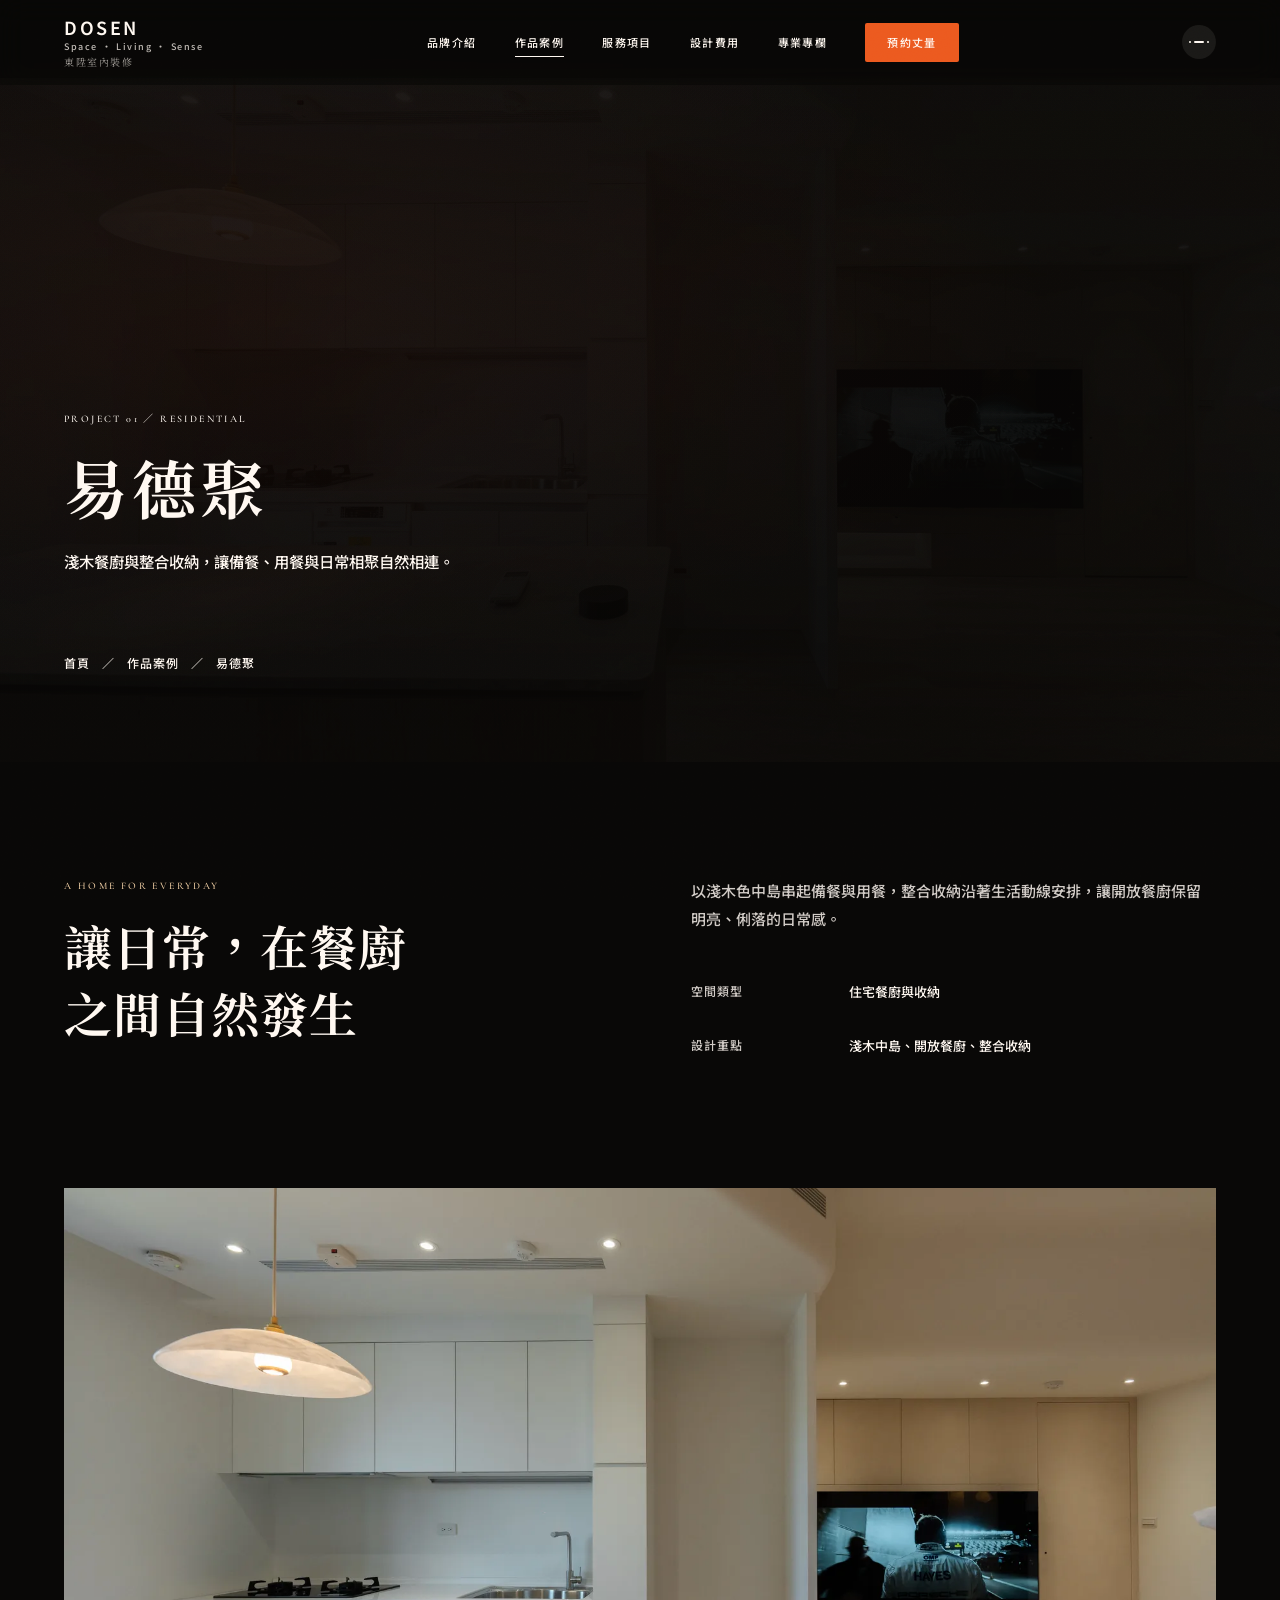
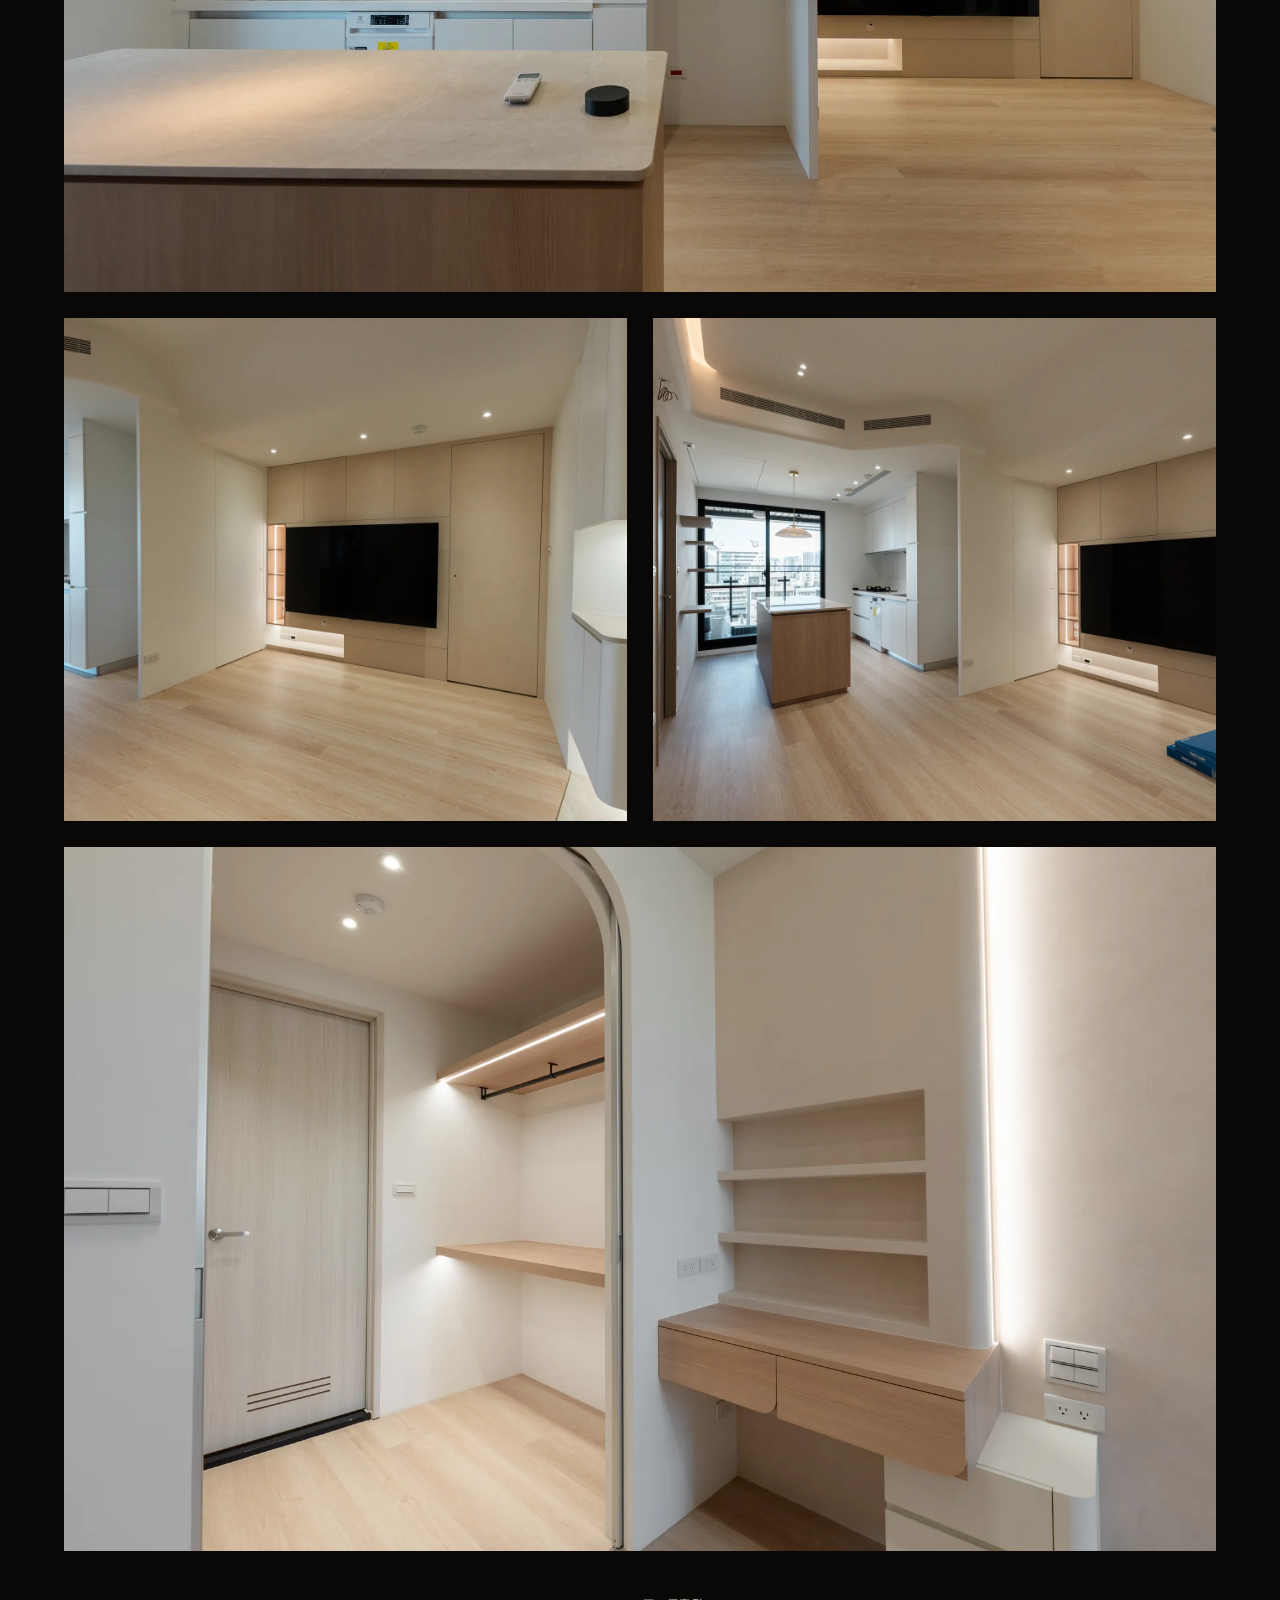
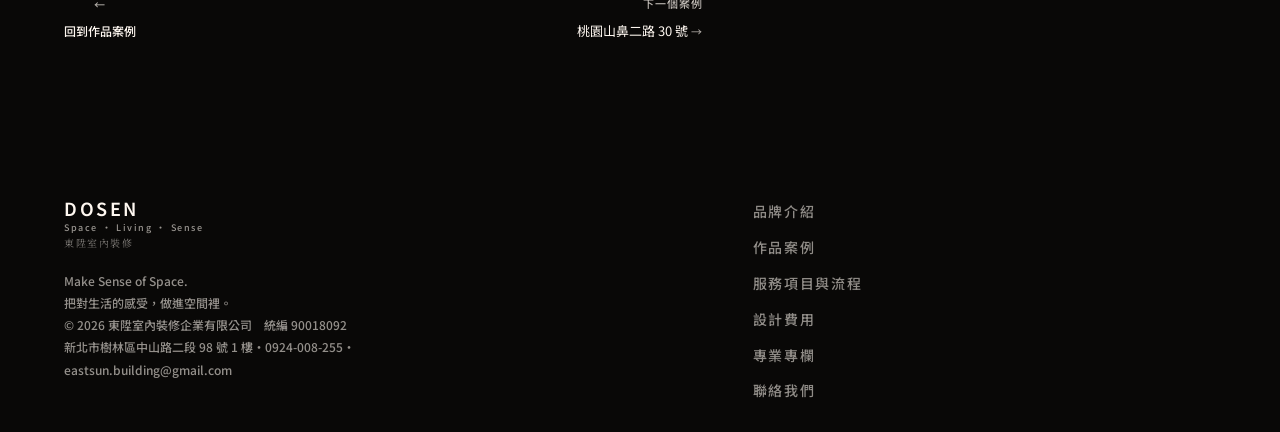
<file: projects/yideju.html>
<!DOCTYPE html>
<html lang="zh-Hant">
<head>
<meta charset="utf-8">
<meta name="viewport" content="width=device-width, initial-scale=1">
<meta name="theme-color" content="#0B0908">
<title>DOSEN 易德聚住宅案例｜東陞室內裝修</title>
<meta name="description" content="DOSEN 易德聚住宅案例：以淺木色中島、開放餐廚與整合式收納，串起備餐、用餐與日常相聚。">
<meta property="og:title" content="DOSEN 易德聚住宅案例">
<meta property="og:description" content="淺木餐廚與整合收納，讓日常自然相連。">
<meta property="og:image" content="https://yamanawamugu.github.io/east-sunrise/images/projects/yideju-01.webp">
<meta property="og:type" content="article">
<link rel="preconnect" href="https://fonts.googleapis.com">
<link rel="preconnect" href="https://fonts.gstatic.com" crossorigin>
<link href="https://fonts.googleapis.com/css2?family=Cormorant+Garamond:ital,wght@0,300;0,400;0,500;1,300;1,400&family=Noto+Sans+TC:wght@300;400;500&family=Noto+Serif+TC:wght@300;400;500&display=swap" rel="stylesheet">
<script>document.documentElement.classList.add("js")</script>
<link rel="stylesheet" href="../styles.css">
</head>
<body class="inner-page project-detail project-yideju-page">
<a class="skip" href="#top">跳到主要內容</a>
<header class="nav solid" id="nav">
  <a href="../index.html#top" class="brand" aria-label="DOSEN 東陞室內裝修首頁"><span class="brand-name">DOSEN</span><span class="brand-en">Space · Living · Sense</span><span class="brand-zh">東陞室內裝修</span></a>
  <nav class="menu" id="menu" aria-label="主選單">
    <a href="../index.html#about">品牌介紹</a><a href="../projects.html" aria-current="page">作品案例</a><a href="../services.html">服務項目</a><a href="../pricing.html">設計費用</a><a href="../insights.html">專業專欄</a><a href="../index.html#contact" class="menu-cta">預約丈量</a>
  </nav>
  <div class="nav-actions">
    <button class="motion-toggle" id="motionToggle" type="button" aria-label="背景動態" aria-pressed="false" title="暫停背景動態"><span aria-hidden="true"></span></button>
    <button class="burger" id="burger" aria-label="開啟選單" aria-expanded="false" aria-controls="menu"><span></span><span></span></button>
  </div>
</header>
<main id="top" tabindex="-1">
  <section class="page-hero project-hero">
    <div class="wrap">
      <p class="eyebrow">PROJECT 01 <span aria-hidden="true">／</span> RESIDENTIAL</p>
      <h1>易德聚</h1>
      <p class="lead">淺木餐廚與整合收納，讓備餐、用餐與日常相聚自然相連。</p>
      <nav class="breadcrumbs" aria-label="麵包屑"><a href="../index.html">首頁</a><span aria-hidden="true">／</span><a href="../projects.html">作品案例</a><span aria-hidden="true">／</span><span aria-current="page">易德聚</span></nav>
    </div>
  </section>
  <section class="section project-overview">
    <div class="wrap project-overview-grid">
      <div class="reveal"><p class="eyebrow">A HOME FOR EVERYDAY</p><h2>讓日常，在餐廚之間自然發生</h2></div>
      <div class="project-overview-copy reveal d1"><p>以淺木色中島串起備餐與用餐，整合收納沿著生活動線安排，讓開放餐廚保留明亮、俐落的日常感。</p><dl class="project-facts"><div><dt>空間類型</dt><dd>住宅餐廚與收納</dd></div><div><dt>設計重點</dt><dd>淺木中島、開放餐廚、整合收納</dd></div></dl></div>
    </div>
  </section>
  <section class="project-gallery wrap" aria-label="易德聚住宅空間照片">
    <figure class="project-photo project-photo-wide reveal"><img src="../images/projects/yideju-01.webp" width="1800" height="1200" loading="lazy" alt="易德聚住宅餐廚空間，淺木色中島與整合式收納"><figcaption>以淺木色中島連結餐廚與日常活動。</figcaption></figure>
    <figure class="project-photo reveal"><img src="../images/projects/yideju-02.webp" width="1800" height="1200" loading="lazy" alt="易德聚住宅客廳電視牆，淺木色櫃體搭配展示燈光"><figcaption>整合櫃體與展示層架，安排收納和日常陳列。</figcaption></figure>
    <figure class="project-photo reveal d1"><img src="../images/projects/yideju-03.webp" width="1800" height="1200" loading="lazy" alt="易德聚住宅客餐廳與廚房相連的開放空間"><figcaption>開放式客餐廚，讓不同生活場景彼此串連。</figcaption></figure>
    <figure class="project-photo project-photo-wide reveal"><img src="../images/projects/yideju-04.webp" width="1800" height="1200" loading="lazy" alt="易德聚住宅梳妝與收納區，弧形門洞連接室內空間"><figcaption>弧形門洞連接室內空間，收納細節融入日常動線。</figcaption></figure>
  </section>
  <nav class="project-pagination wrap" aria-label="案例導覽">
    <a href="../projects.html" class="project-back"><span aria-hidden="true">←</span> 回到作品案例</a>
    <a href="taoyuan-shanbi.html" class="project-next"><span>下一個案例</span><strong>桃園山鼻二路 30 號 <span aria-hidden="true">→</span></strong></a>
  </nav>
</main>
<footer class="footer"><div class="wrap foot-grid"><div><a href="../index.html#top" class="brand"><span class="brand-name">DOSEN</span><span class="brand-en">Space · Living · Sense</span><span class="brand-zh">東陞室內裝修</span></a><p>Make Sense of Space.<br>把對生活的感受，做進空間裡。<br>© 2026 東陞室內裝修企業有限公司　統編 90018092<br>新北市樹林區中山路二段 98 號 1 樓・0924-008-255・eastsun.building@gmail.com</p></div><nav aria-label="頁尾選單"><a href="../index.html#about">品牌介紹</a><a href="../projects.html">作品案例</a><a href="../services.html">服務項目與流程</a><a href="../pricing.html">設計費用</a><a href="../insights.html">專業專欄</a><a href="../index.html#contact">聯絡我們</a></nav></div></footer>
<script src="../script.js"></script>
</body>
</html>
</file>
<file: styles.css>
:root{
  --bg:#101112; --bg-2:#17191a; --ink:#f2f2f0; --ink-2:#a8abad; --line:rgba(235,238,239,.16);
  --brass:#d0d3d5; --brass-text:#e0e2e3; --dark:#101112; --on-dark:#f2f2f0;
  --glass:rgba(255,255,255,.035); --glass-hover:rgba(255,255,255,.065);
  --serif:'Cormorant Garamond','Noto Serif TC',serif;
  --serif-zh:'Noto Serif TC','Cormorant Garamond',serif;
  --sans:'Noto Sans TC',system-ui,sans-serif;
  --ease:cubic-bezier(.2,.7,.2,1);
  --gutter:clamp(20px,5vw,72px);
}
*{box-sizing:border-box;margin:0;padding:0}
html{scroll-behavior:smooth;scroll-padding-top:70px}
body{background:radial-gradient(ellipse at 16% 0%,rgba(255,255,255,.055),transparent 38%),radial-gradient(ellipse at 88% 42%,rgba(190,195,199,.055),transparent 36%),linear-gradient(rgba(230,234,236,.012) 1px,transparent 1px),linear-gradient(90deg,rgba(230,234,236,.012) 1px,transparent 1px),var(--bg);background-size:auto,auto,44px 44px,44px 44px,auto;color:var(--ink);font-family:var(--sans);font-size:14px;font-weight:300;line-height:1.85;-webkit-font-smoothing:antialiased;overflow-x:hidden}
img{display:block;max-width:100%}
a{color:inherit;text-decoration:none}
ul,ol{list-style:none}
button{font:inherit;color:inherit;background:none;border:0;cursor:pointer}
a,button{touch-action:manipulation}
.skip{position:fixed;left:16px;top:-60px;z-index:100;background:var(--brass);color:var(--dark);padding:10px 18px;transition:top .3s}
.skip:focus{top:12px}
:focus-visible{outline:2px solid var(--brass);outline-offset:3px}
.wrap{max-width:1360px;margin:0 auto;padding:0 var(--gutter)}
.section{padding:clamp(64px,9vw,124px) 0}
em{font-style:italic;color:var(--brass);font-family:var(--serif)}

h1,h2,h3{text-wrap:balance;font-family:var(--serif-zh);font-weight:300;line-height:1.3;letter-spacing:.02em}
h2{font-size:clamp(24px,3.1vw,42px)}
.eyebrow{font-family:var(--serif);font-size:11px;letter-spacing:.24em;color:var(--brass-text);margin-bottom:16px;font-weight:500}
.eyebrow.light{color:#d4d8dd}
.lead{font-size:clamp(14px,1.2vw,16px);color:var(--ink);margin-bottom:20px}
.inner-page{padding-top:78px}
.inner-page .nav{color:var(--ink)}
.page-hero{background:linear-gradient(135deg,rgba(255,255,255,.035),transparent 65%);border-bottom:1px solid var(--line);padding:clamp(62px,8vw,104px) 0 clamp(42px,6vw,72px)}
.page-hero h1{font-size:clamp(30px,4.4vw,56px);margin-bottom:20px}
.page-hero .lead{max-width:760px;color:var(--ink-2);margin-bottom:30px}
.breadcrumbs{font-size:12px;color:var(--ink-2);letter-spacing:.08em}
.breadcrumbs a:hover{color:var(--brass)}

/* NAV */
.nav{position:fixed;inset:0 0 auto 0;z-index:50;display:flex;justify-content:space-between;align-items:center;padding:18px var(--gutter);color:#fff;background:rgba(8,9,11,.3);backdrop-filter:blur(22px) saturate(140%);-webkit-backdrop-filter:blur(22px) saturate(140%);border-bottom:1px solid rgba(255,255,255,.1);transition:background .45s,color .45s,box-shadow .45s}
.nav.solid{background:rgba(8,9,11,.78);backdrop-filter:blur(26px) saturate(150%);-webkit-backdrop-filter:blur(26px) saturate(150%);color:var(--ink);box-shadow:0 1px 0 var(--line),0 12px 34px rgba(0,0,0,.22)}
.brand{display:flex;flex-direction:column;line-height:1.1}
.brand-name{font-family:var(--sans);font-size:21px;letter-spacing:.24em;font-weight:500;line-height:1}
.brand-en{font-family:var(--sans);font-size:9px;letter-spacing:.2em;opacity:.75;margin-top:6px}
.brand-zh{font-family:var(--serif-zh);font-size:10px;letter-spacing:.16em;font-weight:300;opacity:.72;margin-top:4px}
.menu{display:flex;gap:clamp(18px,3vw,44px);align-items:center;font-size:13px;letter-spacing:.12em}
.menu a{position:relative;padding:4px 0}
.menu a:not(.menu-cta)::after{content:"";position:absolute;left:0;bottom:0;width:100%;height:1px;background:currentColor;transform:scaleX(0);transform-origin:right;transition:transform .5s var(--ease)}
.menu a:not(.menu-cta):hover::after{transform:scaleX(1);transform-origin:left}
.menu a[aria-current=page]::after{transform:scaleX(1)}
.menu-cta{border:1px solid rgba(255,255,255,.32);border-radius:2px;padding:9px 22px!important;background:var(--glass);transition:background .3s,color .3s,border-color .3s}
.menu-cta:hover{background:var(--brass);border-color:var(--brass);color:var(--dark)}
.burger{display:none;width:44px;height:44px;position:relative}
.burger span{position:absolute;left:10px;right:10px;height:1px;background:currentColor;transition:transform .4s var(--ease),top .4s var(--ease)}
.burger span:first-child{top:19px}.burger span:last-child{top:25px}
.burger[aria-expanded=true] span:first-child{top:22px;transform:rotate(45deg)}
.burger[aria-expanded=true] span:last-child{top:22px;transform:rotate(-45deg)}

/* HERO */
.hero{position:relative;height:100svh;min-height:620px;color:#fff;display:flex;align-items:flex-end;overflow:hidden}
.hero-media,.hero-media img{position:absolute;inset:0;width:100%;height:100%}
.hero-media img{object-fit:cover}
.hero-shade{position:absolute;inset:0;background:repeating-linear-gradient(0deg,rgba(255,255,255,.045) 0 1px,transparent 1px 44px),repeating-linear-gradient(90deg,rgba(255,255,255,.045) 0 1px,transparent 1px 44px),linear-gradient(180deg,rgba(5,6,7,.52) 0%,rgba(5,6,7,.08) 24%,rgba(5,6,7,.2) 48%,rgba(5,6,7,.76) 100%),linear-gradient(90deg,rgba(5,6,7,.55) 0%,rgba(5,6,7,0) 78%)}
.hero h1,.hero-sub{text-shadow:0 2px 24px rgba(0,0,0,.35)}
.hero-content{position:relative;padding:0 var(--gutter) clamp(56px,9vh,96px);max-width:1360px;margin:0 auto;width:100%}
.hero-panel{width:min(650px,100%);padding:clamp(26px,4vw,48px);border:1px solid rgba(255,255,255,.22);border-radius:24px;background:linear-gradient(135deg,rgba(255,255,255,.14),rgba(255,255,255,.045) 42%,rgba(9,10,12,.24));backdrop-filter:blur(28px) saturate(145%);-webkit-backdrop-filter:blur(28px) saturate(145%);box-shadow:inset 0 1px 0 rgba(255,255,255,.2),inset 0 -1px 0 rgba(255,255,255,.035),0 30px 90px rgba(0,0,0,.4)}
.hero h1{font-size:clamp(32px,4.4vw,60px);font-weight:300;line-height:1.25;margin-bottom:18px}
.hero h1 em{color:#e4e7eb}
.hero-tagline{font-family:var(--serif);font-size:clamp(15px,1.6vw,20px);letter-spacing:.18em;color:rgba(255,255,255,.82);margin-bottom:16px}
.hero-sub{max-width:460px;font-size:clamp(13px,1.1vw,15px);opacity:.9;margin-bottom:26px}
.hero-actions{display:flex;gap:22px;align-items:center;flex-wrap:wrap}
.hero-content>*{opacity:0;transform:translateY(20px);animation:rise 1s var(--ease) .2s forwards}
@keyframes rise{to{opacity:1;transform:none}}
.scroll-hint{position:absolute;right:var(--gutter);bottom:40px;display:flex;flex-direction:column;align-items:center;gap:14px;font-family:var(--serif);font-size:11px;letter-spacing:.4em;writing-mode:vertical-rl}
.scroll-hint i{width:1px;height:64px;background:rgba(255,255,255,.35);position:relative;overflow:hidden}
.scroll-hint i::after{content:"";position:absolute;inset:0;background:#fff;animation:drip 2.2s var(--ease) infinite}
@keyframes drip{0%{transform:translateY(-100%)}60%,100%{transform:translateY(100%)}}

/* BUTTONS */
.btn{display:inline-block;padding:12px 24px;border-radius:2px;font-size:12px;letter-spacing:.1em;transition:background .35s,color .35s,transform .35s var(--ease),box-shadow .35s}
.btn:hover{transform:translateY(-2px);box-shadow:0 8px 28px rgba(0,0,0,.24)}
.btn-light,.btn-dark{background:#e0e2e3;color:#101112;font-weight:500}
.btn-light:hover,.btn-dark:hover{background:#f0f2f4;color:#090a0c}
.btn-dark{width:100%;padding:15px}
.link-light{font-size:13px;letter-spacing:.08em;border-bottom:1px solid rgba(255,255,255,.38);padding-bottom:4px;transition:border-color .3s,color .3s}
.link-light:hover{border-color:#fff}

/* ABOUT */
.about-grid{display:grid;grid-template-columns:1fr 1.1fr;gap:clamp(40px,8vw,140px);align-items:start}
.about p{color:var(--ink-2)}
.about .lead{color:var(--ink)}
.stats{display:flex;gap:clamp(24px,4vw,56px);margin-top:54px;padding-top:34px;border-top:1px solid var(--line)}
.stats b{font-variant-numeric:tabular-nums;display:block;font-family:var(--serif);font-weight:300;font-size:clamp(38px,4vw,58px);line-height:1;color:var(--brass)}
.stats span{font-size:12px;letter-spacing:.06em;color:var(--ink-2)}

/* PROJECTS */
.projects{background:linear-gradient(180deg,transparent,rgba(255,255,255,.025),transparent)}
.section-head{display:flex;justify-content:space-between;align-items:flex-end;gap:30px;flex-wrap:wrap;margin-bottom:clamp(36px,5vw,64px)}
.head-note{color:var(--ink-2);max-width:320px;font-size:13px}
.works-carousel{width:100%}
.works-track{display:flex;gap:clamp(16px,2vw,28px);overflow-x:auto;overscroll-behavior-x:contain;scroll-snap-type:x mandatory;scroll-behavior:smooth;padding:0 0 8px;scrollbar-width:none}
.works-track::-webkit-scrollbar{display:none}
.works-track:focus-visible{outline-offset:8px}
.card{position:relative;flex:0 0 clamp(320px,48vw,600px);overflow:hidden;cursor:pointer;scroll-snap-align:start;background:transparent;border:0;border-radius:0;text-align:left}
.card-media{position:relative;aspect-ratio:1.26;overflow:hidden;background:var(--bg-2)}
.card img{position:absolute;inset:0;width:100%;height:100%;object-fit:cover;transition:transform 1.1s var(--ease),filter .6s}
.card:hover img,.card:focus-visible img{transform:scale(1.025)}
.card:focus-visible{outline-offset:5px;outline-color:#fff}
.card-info{padding:17px 0 8px;color:var(--ink);text-align:left}
.card-meta{display:flex;justify-content:space-between;align-items:center;gap:12px;color:var(--ink-2);font-family:var(--serif);font-size:10px;letter-spacing:.18em}
.card-title{display:flex;justify-content:space-between;align-items:center;gap:16px;margin-top:7px}
.card-info h3{font-size:clamp(18px,1.65vw,22px);font-weight:400;letter-spacing:.03em}
.card-arrow{color:var(--ink-2);font-size:19px;transition:transform .4s var(--ease),color .3s}
.card:hover .card-arrow,.card:focus-visible .card-arrow{transform:translate(3px,-3px);color:var(--ink)}
.card-info>p{margin-top:4px;color:var(--ink-2);font-size:12px;letter-spacing:.04em}
.works-controls{display:flex;justify-content:space-between;align-items:center;margin-top:20px;padding-top:18px;border-top:1px solid var(--line)}
.works-count{font-family:var(--serif);font-size:12px;letter-spacing:.16em;color:var(--ink-2);font-variant-numeric:tabular-nums}
.works-count i{padding:0 6px;color:rgba(255,255,255,.28);font-style:normal}
.works-arrows{display:flex;gap:10px}
.works-arrows button{display:grid;place-items:center;width:48px;height:48px;border:1px solid var(--line);color:var(--ink);font-size:18px;transition:background .3s,border-color .3s,color .3s,opacity .3s}
.works-arrows button:hover:not(:disabled){background:var(--ink);border-color:var(--ink);color:var(--dark)}
.works-arrows button:focus-visible{outline-offset:4px}
.works-arrows button:disabled{opacity:.35;cursor:default}
.projects .section-head{align-items:flex-start;text-align:left}
.projects .section-head>div{width:auto}
.projects .head-note{max-width:none;margin-inline:0}

/* PHILOSOPHY */
.phil-grid{display:grid;grid-template-columns:1fr 1fr;gap:clamp(40px,8vw,130px);align-items:center}
.phil-img{overflow:hidden;aspect-ratio:4/5}
.phil-img img{width:100%;height:100%;object-fit:cover}
.phil-text h2{margin-bottom:46px}
.phil-text dl>div{padding:24px 0;border-top:1px solid var(--line)}
.phil-text dl>div:last-child{border-bottom:1px solid var(--line)}
.phil-text dt{font-family:var(--serif-zh);font-size:16px;letter-spacing:.06em;margin-bottom:6px}
.phil-text dd{color:var(--ink-2)}

/* SERVICES */
.services{background:transparent}
.service-tracks{display:grid;grid-template-columns:1fr 1fr;gap:clamp(16px,2vw,26px)}
.service-track{padding:clamp(22px,3vw,38px);border:1px solid var(--line);border-radius:20px;background:var(--glass);backdrop-filter:blur(14px);-webkit-backdrop-filter:blur(14px);box-shadow:0 18px 55px rgba(0,0,0,.12)}
.service-track .eyebrow{display:flex;justify-content:space-between;align-items:center;margin-bottom:18px}
.service-track .eyebrow span{font-family:var(--sans);font-size:12px;letter-spacing:.12em;border:1px solid var(--line);border-radius:99px;padding:3px 10px}
.service-track h3{font-size:clamp(18px,1.9vw,24px);margin-bottom:20px}
.service-track ul{border-top:1px solid var(--line)}
.service-track li{padding:18px 0;border-bottom:1px solid var(--line)}
.service-track li strong{display:block;font-family:var(--serif-zh);font-size:15px;font-weight:400;margin-bottom:4px}
.service-track li span{display:block;color:var(--ink-2);font-size:12px}
.service-track>p:not(.eyebrow){color:var(--ink-2)}
.service-note{margin-top:24px;color:var(--ink-2);font-size:12px}

/* PRICING */
.pricing{background:transparent}
.pricing-grid{display:grid;grid-template-columns:1.35fr .8fr;gap:clamp(24px,4vw,56px);align-items:start}
.price-panel,.payment-panel{padding:clamp(22px,3.5vw,40px);background:var(--glass);border:1px solid var(--line);border-radius:20px;backdrop-filter:blur(14px);-webkit-backdrop-filter:blur(14px)}
.price-panel,.payment-panel{min-width:0}
.pricing h3{font-size:21px;margin-bottom:20px}
.table-scroll{overflow-x:auto}
.price-panel table{width:100%;border-collapse:collapse;text-align:left;font-size:13px}
.price-panel th,.price-panel td{padding:13px 10px;border-bottom:1px solid var(--line);vertical-align:top}
.price-panel thead th{font-size:12px;letter-spacing:.1em;color:var(--brass-text);white-space:nowrap}
.price-panel tbody th{font-weight:500;white-space:nowrap}
.price-panel tbody td:nth-child(2){font-weight:500;white-space:nowrap}
.pricing-note{font-size:13px;color:var(--ink-2);margin-top:20px}
.payment-list li{position:relative;display:grid;grid-template-columns:1fr auto;gap:4px 16px;padding:18px 0;border-top:1px solid var(--line)}
.payment-list li:last-child{border-bottom:1px solid var(--line)}
.payment-list li span{font-size:13px;color:var(--ink-2)}
.payment-list li b{font-family:var(--serif);font-size:26px;font-weight:400;color:var(--brass-text);line-height:1}
.payment-list li p{grid-column:1/-1;font-size:13px}
.pricing-cta{text-align:right;margin-top:24px}
.text-link{border-bottom:1px solid var(--brass);padding-bottom:4px;color:var(--brass-text);font-size:13px}
.home-links{padding-top:0}
.pricing-single{max-width:100%;padding:clamp(24px,5vw,64px)}
.payment-section{background:var(--bg)}
.pricing-aside{padding:clamp(22px,3.5vw,40px);border:1px solid var(--line);border-radius:20px;background:var(--glass);backdrop-filter:blur(14px);-webkit-backdrop-filter:blur(14px)}
.pricing-aside h3{font-size:clamp(18px,2vw,24px);margin-bottom:18px}
.pricing-aside ul{list-style:disc;padding-left:20px;color:var(--ink-2)}
.pricing-aside li{padding:8px 0}
.pricing-aside>p:last-child{font-size:13px;color:var(--ink-2);margin-top:20px}
.pricing-faq{background:transparent}
.faq-wrap{max-width:920px}
.faq-list details{border-top:1px solid var(--line);padding:18px 0}
.faq-list details:last-child{border-bottom:1px solid var(--line)}
.faq-list summary{cursor:pointer;font-family:var(--serif-zh);font-size:15px}
.faq-list details p{padding-top:12px;color:var(--ink-2)}

/* EDITORIAL */
.article-section,.article-alt{background:transparent}
.article-wrap{max-width:960px;margin:0 auto;padding:clamp(24px,5vw,64px);border:1px solid var(--line);border-radius:24px;background:var(--glass);backdrop-filter:blur(14px);-webkit-backdrop-filter:blur(14px);box-shadow:0 24px 70px rgba(0,0,0,.16)}
.article-header{max-width:790px;margin:0 auto clamp(30px,4vw,48px)}
.article-header h2{font-size:clamp(24px,3.3vw,40px);margin-bottom:20px}
.article-lead{font-size:clamp(14px,1.2vw,16px);color:var(--ink-2)}
.article-body h3{font-size:clamp(18px,2vw,23px);margin:36px 0 12px}
.article-body p{font-size:13px;color:var(--ink-2);margin:13px 0}
.article-body .text-link{display:inline-block;margin-top:10px}
.article-table{margin:24px 0}
.article-table table{width:100%;min-width:620px;border-collapse:collapse;text-align:left;font-size:13px}
.article-table th,.article-table td{padding:12px 10px;border-bottom:1px solid var(--line);vertical-align:top}
.article-table thead th{font-size:12px;color:var(--brass-text);letter-spacing:.1em}
.article-table tbody th{font-weight:500;white-space:nowrap}
.article-list{list-style:decimal;padding-left:24px;color:var(--ink-2)}
.article-list li{padding:8px 0}
.article-list strong{color:var(--ink);font-weight:500}
.article-body .faq-list{margin-top:20px}
.article-cta{margin-top:clamp(30px,5vw,54px);padding:clamp(20px,3vw,32px);border:1px solid var(--line);border-radius:18px;background:rgba(255,255,255,.035)}
.article-alt .article-cta{background:rgba(255,255,255,.035)}
.article-cta h3{font-size:clamp(18px,2vw,23px);margin-bottom:10px}
.article-cta p{color:var(--ink-2);margin-bottom:22px}
.article-cta .btn{width:auto}

/* PAGE CTA */
.contact-cta{background:transparent;color:var(--on-dark);padding:clamp(42px,6vw,76px) 0}
.contact-cta .wrap{padding-top:clamp(26px,4vw,42px);padding-bottom:clamp(26px,4vw,42px);border:1px solid var(--line);border-radius:22px;background:linear-gradient(120deg,rgba(255,255,255,.09),rgba(255,255,255,.025) 65%,rgba(255,255,255,.045));backdrop-filter:blur(24px) saturate(135%);-webkit-backdrop-filter:blur(24px) saturate(135%)}
.cta-inner{display:flex;justify-content:space-between;align-items:center;gap:36px}
.cta-inner h2{max-width:720px;font-size:clamp(23px,3vw,36px)}
.cta-inner .eyebrow{margin-bottom:14px}
.cta-actions{display:flex;flex-direction:column;align-items:flex-start;gap:22px;flex-shrink:0}
.process-note{color:var(--on-dark);opacity:.72}

/* INSIGHTS */
.insights{background:transparent}
.insight-grid{display:grid;grid-template-columns:1fr 1fr;gap:clamp(20px,3vw,42px)}
.insight-card{padding:clamp(22px,3vw,36px);border:1px solid var(--line);border-radius:20px;background:var(--glass);backdrop-filter:blur(14px);-webkit-backdrop-filter:blur(14px);transition:background .3s,border-color .3s}
.insight-card:hover{background:var(--glass-hover);border-color:rgba(220,225,231,.34)}
.insight-card .eyebrow{margin-bottom:16px}
.insight-card h3{font-size:clamp(18px,1.8vw,23px);margin-bottom:16px}
.insight-card>p:not(.eyebrow){color:var(--ink-2)}
.insight-card details{margin-top:22px;border-top:1px solid var(--line);padding-top:14px}
.insight-card summary{cursor:pointer;font-size:14px;color:var(--brass-text);letter-spacing:.08em}
.insight-card details ul{list-style:disc;padding:10px 0 0 20px;color:var(--ink-2);font-size:14px}
.insight-card details li{padding:4px 0}
.insight-card .keyword-note{margin-top:18px;font-size:12px;letter-spacing:.04em}

/* PROCESS */
.process{background:transparent;color:var(--on-dark)}
.process .wrap{padding-top:clamp(26px,4vw,48px);padding-bottom:clamp(34px,5vw,58px);border:1px solid var(--line);border-radius:24px;background:linear-gradient(145deg,rgba(255,255,255,.055),rgba(255,255,255,.018));backdrop-filter:blur(14px);-webkit-backdrop-filter:blur(14px)}
.steps{display:grid;grid-template-columns:repeat(4,1fr);gap:clamp(20px,3vw,48px);counter-reset:s}
.steps li{padding-top:22px;border-top:1px solid rgba(239,233,222,.2);position:relative}
.steps li::before{content:"";position:absolute;top:-1px;left:0;width:100%;height:1px;background:var(--brass);transform:scaleX(0);transform-origin:left;transition:transform 1.2s var(--ease) .3s}
.steps li.in::before{transform:scaleX(1)}
.steps b{font-family:var(--serif);font-weight:300;font-size:30px;color:var(--brass);display:block;line-height:1;margin-bottom:14px}
.steps h3{font-size:18px;margin-bottom:10px}
.steps h3 span{display:block;margin-top:4px;color:var(--ink-2);font-family:var(--serif);font-size:13px;font-weight:400;letter-spacing:.12em}
.steps p{font-size:14px;opacity:.7}

/* QUOTE */
.quote{background:transparent;text-align:center}
blockquote{font-family:var(--serif-zh);font-weight:300;font-size:clamp(20px,2.6vw,34px);line-height:1.7;max-width:900px;margin:0 auto}
blockquote cite{display:block;margin-top:30px;font-family:var(--sans);font-style:normal;font-size:12px;letter-spacing:.2em;color:var(--ink-2)}

/* CONTACT */
.contact-grid{display:grid;grid-template-columns:1fr 1fr;gap:clamp(40px,8vw,130px)}
.contact h2{margin-bottom:28px}
.info{margin-top:40px}
.info li{display:flex;gap:26px;padding:14px 0;border-top:1px solid var(--line);color:var(--ink-2)}
.info li>a{overflow-wrap:anywhere}
.info li:last-child{border-bottom:1px solid var(--line)}
.info span{width:44px;color:var(--brass);letter-spacing:.15em;font-size:13px;padding-top:2px}
.form{display:flex;flex-direction:column;gap:20px;padding:clamp(22px,3vw,38px);border:1px solid var(--line);border-radius:22px;background:var(--glass);backdrop-filter:blur(14px);-webkit-backdrop-filter:blur(14px)}
.form label{display:flex;flex-direction:column;gap:8px;flex:1}
.form label span{font-size:13px;letter-spacing:.16em;color:var(--ink-2)}
.form input,.form select,.form textarea{font:inherit;color:var(--ink);background:rgba(0,0,0,.15);border:1px solid var(--line);padding:11px 13px;border-radius:10px;transition:border-color .3s,background .3s;resize:vertical}
.form input::placeholder,.form textarea::placeholder{color:#85817b}
.form select option{background:#111316;color:var(--ink)}
.form input:focus-visible,.form select:focus-visible,.form textarea:focus-visible{outline:2px solid var(--brass);outline-offset:4px;border-color:var(--brass)}
.form [aria-invalid=true]{border-color:#e17d6c}
.err-msg{font-size:13px;color:#f09a87}
.err-msg:empty{display:none}
.form-hint{font-size:12px;color:var(--ink-2);text-align:left}
.row{display:flex;gap:24px}
.form-note{min-height:1.6em;font-size:13px;color:var(--brass-text);text-align:left}

/* FOOTER */
.footer{background:rgba(0,0,0,.24);color:var(--on-dark);padding:48px 0 32px;border-top:1px solid var(--line)}
.foot-grid{display:grid;grid-template-columns:1.4fr 1fr;gap:40px;font-size:14px}
.foot-grid p{opacity:.72;margin-top:22px;font-size:12px}
.foot-grid nav{display:flex;flex-direction:column;gap:10px;letter-spacing:.12em}
.foot-grid nav a{opacity:.7;transition:opacity .3s,color .3s}
.foot-grid nav a:hover{opacity:1;color:#d4d8dd}

/* REVEAL */
.js .reveal{opacity:0;transform:translateY(18px);transition:opacity .7s var(--ease),transform .7s var(--ease)}
.js .reveal.in{opacity:1;transform:none}
.d1{transition-delay:.12s}.d2{transition-delay:.24s}.d3{transition-delay:.36s}

/* RESPONSIVE */
@media(max-width:960px){
  .about-grid,.phil-grid,.contact-grid{grid-template-columns:1fr}
  .steps{grid-template-columns:repeat(2,1fr);row-gap:44px}
  .pricing-grid{grid-template-columns:1fr}
  .phil-img{aspect-ratio:4/3}
  .foot-grid{grid-template-columns:1fr}
}
@media(max-width:760px){
  .burger{display:block}
  .nav{padding-block:14px}
  .brand-name{font-size:17px}
  .brand-en{font-size:7px;margin-top:4px}
  .brand-zh{font-size:9px;margin-top:3px}
  .card{flex-basis:84%}
  .menu{position:fixed;inset:0;background:rgba(7,8,10,.88);backdrop-filter:blur(30px) saturate(140%);-webkit-backdrop-filter:blur(30px) saturate(140%);color:var(--on-dark);flex-direction:column;justify-content:center;gap:22px;font-size:16px;letter-spacing:.12em;opacity:0;visibility:hidden;transition:opacity .5s var(--ease),visibility .5s}
  .menu.open{opacity:1;visibility:visible}
  .nav.open{color:var(--on-dark);background:transparent;box-shadow:none;backdrop-filter:none;border-color:transparent}
  .burger{z-index:60}.brand{position:relative;z-index:60}
  .scroll-hint{display:none}
  .stats{flex-wrap:wrap}
  .row{flex-direction:column;gap:28px}
  .service-tracks,.insight-grid{grid-template-columns:1fr}
  .cta-inner{align-items:flex-start;flex-direction:column}
}
@media(max-width:480px){
  .hero{min-height:600px}
  .hero-content{padding-bottom:42px}
  .hero-panel{padding:24px 20px;border-radius:18px}
  .hero-actions{gap:18px}
  .steps{grid-template-columns:1fr}
  .price-panel{padding:18px}
  .price-panel table{min-width:540px}
  .pricing-single{padding:18px}
  .article-wrap{padding:24px 18px}
  .process .wrap{padding:24px 18px}
  .contact-cta .wrap{padding-left:20px;padding-right:20px}
}
@media(prefers-reduced-motion:reduce){
  *,*::before,*::after{animation:none!important;transition-duration:.01ms!important}
  html,.works-track{scroll-behavior:auto}
  .js .reveal,.hero-content>*{opacity:1;transform:none}
}

/* MONOCHROME GLASS */
:is(.service-track,.price-panel,.payment-panel,.pricing-aside,.article-wrap,.contact-cta .wrap,.insight-card,.process .wrap,.form){
  position:relative;
  isolation:isolate;
  overflow:visible;
  border-color:transparent;
  background:transparent;
  backdrop-filter:none;
  -webkit-backdrop-filter:none;
  box-shadow:none;
}
:is(.service-track,.price-panel,.payment-panel,.pricing-aside,.article-wrap,.contact-cta .wrap,.insight-card,.process .wrap,.form)::before{
  content:"";
  position:absolute;
  inset:0;
  z-index:-1;
  pointer-events:none;
  border-radius:inherit;
  background:radial-gradient(ellipse at 8% 0%,rgba(255,255,255,.11),transparent 38%),linear-gradient(115deg,rgba(255,255,255,.035),transparent 36%,rgba(255,255,255,.018));
}
.insight-card:hover{border-color:rgba(220,225,231,.34);box-shadow:inset 0 1px 0 rgba(255,255,255,.18),0 28px 72px rgba(0,0,0,.3)}
.hero-panel{position:relative;isolation:isolate;overflow:hidden}
.hero-panel::before{
  content:"";
  position:absolute;
  inset:0;
  z-index:-1;
  pointer-events:none;
  border-radius:inherit;
  background:radial-gradient(ellipse at 0% 0%,rgba(255,255,255,.15),transparent 48%),linear-gradient(110deg,rgba(255,255,255,.05),transparent 42%);
}
body::before{
  content:"";
  position:fixed;
  z-index:100;
  top:0;
  left:0;
  width:100%;
  height:2px;
  pointer-events:none;
  background:linear-gradient(90deg,#737b85,#f0f1f2);
  transform:scaleX(var(--scroll-progress,0));
  transform-origin:left;
}
.nav{background:rgba(8,9,11,.18);backdrop-filter:blur(18px) saturate(125%);-webkit-backdrop-filter:blur(18px) saturate(125%)}
.nav.solid{background:rgba(8,9,11,.76)}
.hero{min-height:700px;isolation:isolate}
.hero-media img{translate:0 var(--hero-offset,0px);animation:hero-arrive 2.2s cubic-bezier(.2,.65,.25,1) both;will-change:transform}
@keyframes hero-arrive{from{transform:scale(1.035)}to{transform:scale(1)}}
.hero-shade{background:linear-gradient(180deg,rgba(5,6,7,.24) 0%,rgba(5,6,7,.02) 30%,rgba(5,6,7,.24) 58%,rgba(5,6,7,.72) 100%),linear-gradient(90deg,rgba(5,6,7,.48) 0%,rgba(5,6,7,.13) 52%,rgba(5,6,7,.08) 100%)}
.hero-content{padding-bottom:clamp(86px,13vh,142px)}
.hero-copy{width:min(760px,100%);padding:0;border:0;border-radius:0;background:none;backdrop-filter:none;-webkit-backdrop-filter:none;box-shadow:none}
.hero-copy .eyebrow{margin-bottom:26px;letter-spacing:.3em}
.hero h1{font-size:clamp(40px,5.6vw,72px);line-height:1.2;letter-spacing:.065em;margin-bottom:20px}
.hero-sub{max-width:500px;font-size:clamp(15px,1.3vw,18px);line-height:2;margin-bottom:34px}
.hero-actions{gap:30px}
.hero-location{position:absolute;left:var(--gutter);right:var(--gutter);bottom:30px;display:flex;align-items:center;gap:16px;font-size:11px;letter-spacing:.16em;color:rgba(255,255,255,.78)}
.hero-location i{height:1px;width:44px;background:rgba(255,255,255,.45)}
.scroll-hint{right:var(--gutter);bottom:clamp(78px,13vh,142px);gap:18px;font-size:10px;letter-spacing:.24em}
.scroll-hint i{height:48px}
.scroll-hint{animation:scroll-hint-float 2.8s ease-in-out infinite}
@keyframes scroll-hint-float{0%,100%{translate:0 0}50%{translate:0 7px}}
.about{padding-top:clamp(90px,12vw,170px);padding-bottom:clamp(90px,12vw,170px)}
.about-grid{grid-template-columns:1.12fr .88fr;gap:clamp(42px,8vw,132px);align-items:center}
.about-media{position:relative;min-height:520px;aspect-ratio:4/5;overflow:hidden;background:var(--bg-2)}
.about-media::after{content:"";position:absolute;inset:0;background:linear-gradient(180deg,transparent 58%,rgba(0,0,0,.44))}
.about-media img{width:100%;height:100%;object-fit:cover;transform:scale(1.04);transition:transform .9s var(--ease)}
.about-media.in img{transform:scale(1)}
.about-media>span{position:absolute;z-index:1;left:24px;bottom:20px;font:11px var(--serif);letter-spacing:.22em;color:rgba(255,255,255,.8)}
.about-copy{max-width:520px}
.about-copy .eyebrow{font-size:10px;letter-spacing:.18em}
.about-copy h2{font-size:clamp(32px,4vw,50px);line-height:1.38;margin-bottom:22px}
.about-copy>p:not(.eyebrow){color:var(--ink-2)}
.brand-story-en{margin-top:28px;padding-top:24px;border-top:1px solid var(--line);color:var(--ink-2)}
.brand-story-en h3{font-family:var(--serif);font-size:20px;letter-spacing:.08em;color:var(--ink);margin-bottom:10px}
.brand-story-en p{font-size:12px;line-height:1.9;margin-top:8px}
.brand-story-en .brand-promise{color:var(--ink);font-family:var(--serif);font-size:16px;letter-spacing:.08em}
.founder-profile{display:flex;align-items:center;gap:20px;margin-top:30px;padding-top:26px;border-top:1px solid var(--line);text-align:left}
.founder-portrait{position:relative;flex:0 0 clamp(96px,10vw,132px);overflow:hidden;aspect-ratio:4/5;background:#e8e7e4}
.founder-portrait::after{content:"";position:absolute;inset:0;border:1px solid rgba(255,255,255,.32);pointer-events:none}
.founder-portrait img{width:100%;height:100%;object-fit:cover;object-position:center 32%;transition:transform .75s var(--ease)}
.founder-profile:hover .founder-portrait img{transform:scale(1.045)}
.founder-portrait>span{position:absolute;left:10px;bottom:8px;color:#fff;text-shadow:0 1px 8px rgba(0,0,0,.45);font:9px var(--serif);letter-spacing:.2em}
.founder-intro{min-width:0}
.founder-intro .eyebrow{margin-bottom:6px;font-size:9px;letter-spacing:.14em}
.founder-intro h3{font-size:20px;font-weight:400;letter-spacing:.08em}
.founder-intro h3 span{margin-left:8px;color:var(--ink-2);font-family:var(--sans);font-size:11px;font-weight:300;letter-spacing:.08em}
.founder-intro>p:last-child{margin-top:7px;color:var(--ink-2);font-size:12px;line-height:1.8}
.stats{gap:clamp(18px,3vw,36px);margin-top:42px;padding-top:26px}
.stats li{min-width:78px}
.stats b{font-family:var(--sans);font-size:clamp(28px,3.2vw,40px);font-weight:300;letter-spacing:.02em}
.stats span{display:block;max-width:112px;line-height:1.6;margin-top:8px;font-size:11px}
.brand-philosophy{display:grid;grid-template-columns:repeat(3,minmax(0,1fr));gap:clamp(22px,4vw,56px);margin-top:clamp(34px,5vw,64px);padding-top:clamp(26px,4vw,44px);border-top:1px solid var(--line)}
.brand-philosophy article{min-width:0}
.brand-philosophy h3{font-family:var(--serif);font-size:18px;letter-spacing:.18em;margin-bottom:10px}
.brand-philosophy p{font-size:12px;line-height:1.9;color:var(--ink-2)}
.section-head{margin-bottom:clamp(42px,6vw,76px)}
.section-head>div>.eyebrow{margin-bottom:12px}
.projects{padding-top:clamp(82px,11vw,150px);padding-bottom:clamp(90px,12vw,160px)}
.works-track{gap:clamp(16px,2vw,28px)}
.card img{transform:scale(1);transition:transform 1s var(--ease),filter .8s}
.card:hover img,.card:focus-visible img{transform:scale(1.045)}
.section-head h2{font-size:clamp(26px,3.2vw,44px)}
.service-track{border-radius:3px;padding:clamp(26px,3.6vw,48px)}
.service-track h3{font-size:clamp(18px,1.9vw,24px)}
.service-track li{padding:20px 0}
.contact{padding-top:clamp(90px,12vw,160px);padding-bottom:clamp(90px,12vw,160px)}
.contact h2{font-size:clamp(30px,4vw,50px);line-height:1.4}
.form{border-radius:3px}
.page-hero{position:relative;isolation:isolate;display:flex;align-items:flex-end;min-height:min(76svh,820px);overflow:hidden;padding:clamp(170px,25vh,250px) 0 clamp(50px,7vw,88px);border-bottom:0}
.page-hero::before{content:"";position:absolute;inset:0;z-index:-2;background-position:center 48%;background-size:cover;transform:scale(1.035);animation:hero-arrive 1.5s cubic-bezier(.2,.65,.25,1) both}
.page-hero::after{content:"";position:absolute;inset:0;z-index:-1;background:linear-gradient(90deg,rgba(5,6,7,.82),rgba(5,6,7,.42) 52%,rgba(5,6,7,.18)),linear-gradient(0deg,rgba(5,6,7,.64),transparent 74%)}
.service-page .page-hero::before{background-image:url("images/east-sun-taoyuan-stairs.webp")}
.pricing-page .page-hero::before{background-image:url("images/east-sun-xindian-kitchen.webp")}
.insights-page .page-hero::before{background-image:url("images/east-sun-xindian-study.webp")}
.page-hero .wrap{position:relative;width:100%}
.page-hero .eyebrow{color:rgba(239,241,244,.75)}
.page-hero h1{max-width:850px;font-size:clamp(34px,5vw,64px);line-height:1.32;letter-spacing:.065em;margin-bottom:18px}
.page-hero .lead{max-width:620px;color:rgba(240,241,242,.78);font-size:clamp(14px,1.2vw,16px);line-height:1.9}
.breadcrumbs{display:flex;gap:12px;align-items:center;width:max-content;max-width:100%;margin-top:clamp(34px,5vw,62px);padding-top:14px;border-top:1px solid rgba(255,255,255,.35);color:rgba(255,255,255,.72)}
.section{scroll-margin-top:70px}
.js .reveal{transform:translateY(18px);transition:opacity .7s var(--ease),transform .7s var(--ease)}
.js .reveal.in{transform:none}
.service-track,.price-panel,.payment-panel,.pricing-aside,.article-wrap,.contact-cta .wrap,.insight-card,.process .wrap{border-radius:3px}
.article-wrap{max-width:1080px}
.contact-cta{padding-top:clamp(58px,8vw,98px);padding-bottom:clamp(58px,8vw,98px)}
.contact-cta .wrap{padding:clamp(34px,5vw,64px)}
.footer{padding-top:58px;padding-bottom:40px}
@media(max-width:960px){
  .about-grid{grid-template-columns:1fr 1fr;gap:clamp(30px,5vw,64px)}
  .about-media{min-height:420px}
}
@media(max-width:760px){
  .hero{min-height:680px;height:92svh}
  .hero-content{padding-bottom:116px}
  .hero-copy{width:100%}
  .hero h1{font-size:clamp(38px,8vw,58px)}
  .hero-location{bottom:24px;font-size:9px;gap:10px}
  .hero-location i{width:24px}
  .scroll-hint{display:none}
  .about-grid{grid-template-columns:1fr;gap:36px}
  .about-media{min-height:0;aspect-ratio:4/3}
  .about-copy{max-width:unset}
  .about-copy h2{font-size:clamp(32px,7.2vw,42px)}
  .brand-philosophy{grid-template-columns:1fr;gap:20px}
  .stats{justify-content:space-between}
  .stats li{min-width:0}
  .stats span{max-width:105px}
  .page-hero{min-height:68svh;padding-top:170px;padding-bottom:42px}
  .page-hero h1{font-size:clamp(34px,7.4vw,50px)}
  .page-hero::after{background:linear-gradient(90deg,rgba(5,6,7,.72),rgba(5,6,7,.24)),linear-gradient(0deg,rgba(5,6,7,.65),transparent 80%)}
  .contact-cta .wrap{padding:28px}
}
@media(max-width:480px){
  .hero{height:88svh;min-height:620px}
  .hero-content{padding-bottom:106px}
  .hero h1{font-size:clamp(36px,9vw,48px);letter-spacing:.05em}
  .hero-actions{gap:20px}
  .hero-location{letter-spacing:.08em}
  .about{padding-top:82px;padding-bottom:82px}
  .about-media{aspect-ratio:3/3.4}
  .stats{gap:12px}
  .stats b{font-size:28px}
  .stats span{font-size:10px}
  .page-hero{min-height:620px}
  .page-hero h1{font-size:34px}
}
@media(prefers-reduced-motion:reduce){
  .js .reveal,.js .reveal.in{opacity:1;transform:none}
  .hero-media img{translate:none;animation:none;transform:none}
  .about-media img,.card img,.founder-portrait img{transform:none;transition:none}
  .scroll-hint{animation:none}
}

/* EDITORIAL TYPE AND SLOW REVEALS */
.brand{align-items:flex-start;text-align:left}
.menu{justify-content:center}
.hero-copy{margin-inline:auto;text-align:center}
.hero-actions{justify-content:center}
.hero-location{justify-content:center}
.section-head{flex-direction:row;align-items:flex-end;text-align:left}
.section-head>div{width:auto}
.head-note{max-width:320px;margin-inline:0;text-align:left}
.works-track .card-info{text-align:left}
.about-copy{margin-inline:0;text-align:left}
.stats{justify-content:space-between;text-align:left}
.stats li,.stats span{text-align:left}
.stats span{margin-inline:0}
.service-track li{text-align:left}
.article-table{overflow-x:auto}
.breadcrumbs{justify-content:flex-start;margin-inline:0}
.page-hero .wrap{text-align:left}
.article-wrap,.article-header,.article-body,.article-cta{margin-inline:auto;text-align:left}
.cta-inner{flex-direction:row;justify-content:space-between;align-items:center;text-align:left}
.cta-actions{align-items:flex-start}
.contact-grid{align-items:start}
.info{max-width:640px;margin-inline:0}
.info li{align-items:flex-start}
.form{text-align:left}
.form label{align-items:stretch}
.form input,.form select,.form textarea{text-align:left}
.form-hint,.form-note{text-align:left}
.foot-grid{justify-items:start;text-align:left}
.foot-grid nav{align-items:flex-start}
.form button{align-self:flex-start;width:min(100%,420px);text-align:center}

.hero-content>*{animation:none;opacity:1;transform:none}
.hero-copy>*{
  opacity:0;
  transform:translateY(14px);
  animation:slow-text-arrive .7s var(--ease) both;
}
.hero-copy>*:nth-child(1){animation-delay:.12s}
.hero-copy>*:nth-child(2){animation-delay:.22s}
.hero-copy>*:nth-child(3){animation-delay:.32s}
.hero-copy>*:nth-child(4){animation-delay:.42s}
.hero-location{opacity:0;animation:slow-text-arrive .7s var(--ease) .48s both}
@keyframes slow-text-arrive{to{opacity:1;transform:translateY(0)}}
.page-hero .wrap>*{
  opacity:0;
  transform:translateY(14px);
  animation:slow-text-arrive .7s var(--ease) both;
}
.page-hero .wrap>*:nth-child(1){animation-delay:.08s}
.page-hero .wrap>*:nth-child(2){animation-delay:.18s}
.page-hero .wrap>*:nth-child(3){animation-delay:.28s}
.page-hero .wrap>*:nth-child(4){animation-delay:.38s}
@media(prefers-reduced-motion:reduce){
  .js .reveal,.js .reveal.in{opacity:1;transform:none;transition:none}
  .hero-content>*,.hero-copy>*,.hero-location,.page-hero .wrap>*{opacity:1;transform:none;animation:none}
}

/* READABLE COPY ALIGNMENT */
.about-copy>p:not(.eyebrow):not(.lead),
.service-track>p:not(.eyebrow),
.service-track li,
.steps li,
.payment-list li p,
.pricing-aside,
.article-body,
.article-list li,
.faq-list details p,
.home-links .insight-card,
.info li,
.form{
  text-align:left;
}
.article-body{max-width:760px}
.price-panel table,.article-table table{text-align:left}
.form input,.form select,.form textarea{width:100%;text-align:left}
.foot-grid>div>p{max-width:min(100%,440px);margin-inline:0;text-align:left}

@media(max-width:760px){
  .section-head{flex-direction:column;align-items:flex-start}
  .section-head>div{width:100%}
  .head-note{max-width:620px}
  .hero-actions{justify-content:center}
  .about-grid{justify-items:center}
  .cta-inner{align-items:flex-start;flex-direction:column}
  .cta-actions{align-items:flex-start}
}

/* PROJECT ARCHIVE AND CASE STUDIES */
.projects-hero::before{background-image:url("images/projects/yideju-01.webp")}
.project-yideju-page .project-hero::before{background-image:url("images/projects/yideju-01.webp")}
.project-taoyuan-page .project-hero::before{background-image:url("images/projects/taoyuan-shanbi-01.webp")}
.project-xindian-page .project-hero::before{background-image:url("images/projects/xindian-central-01.webp")}
.project-archive{padding-top:clamp(66px,8vw,110px)}
.project-grid{display:grid;grid-template-columns:repeat(2,minmax(0,1fr));gap:clamp(34px,5vw,72px) clamp(22px,3vw,44px)}
.project-entry{display:block;min-width:0;color:var(--ink)}
.project-entry-featured{grid-column:1/-1;display:grid;grid-template-columns:1.2fr .8fr;align-items:center;gap:clamp(30px,6vw,92px)}
.project-entry-image{aspect-ratio:1.25;overflow:hidden;background:var(--bg-2)}
.project-entry-featured .project-entry-image{aspect-ratio:1.55}
.project-entry-image img{width:100%;height:100%;object-fit:cover;transition:transform .8s var(--ease)}
.project-entry:hover .project-entry-image img,.project-entry:focus-visible .project-entry-image img{transform:scale(1.025)}
.project-entry:focus-visible{outline-offset:8px}
.project-entry-copy{padding-top:18px}
.project-entry-copy{text-align:left}
.project-entry-featured .project-entry-copy{padding-top:0}
.project-entry-meta{display:flex;justify-content:space-between;gap:12px;color:var(--ink-2);font-family:var(--serif);font-size:11px;letter-spacing:.16em}
.project-entry h3{margin-top:10px;font-size:clamp(20px,2.2vw,30px);font-weight:400}
.project-entry-copy>p{max-width:520px;margin-top:8px;color:var(--ink-2);font-size:13px}
.project-entry-link{display:inline-flex;align-items:center;gap:12px;margin-top:22px;padding-bottom:5px;border-bottom:1px solid var(--line);font-size:12px;letter-spacing:.1em}
.project-entry-link span{transition:transform .3s var(--ease)}
.project-entry:hover .project-entry-link span,.project-entry:focus-visible .project-entry-link span{transform:translate(3px,-3px)}
.project-overview{background:linear-gradient(180deg,transparent,rgba(255,255,255,.025),transparent)}
.project-overview-grid{display:grid;grid-template-columns:1fr 1fr;gap:clamp(36px,8vw,120px);align-items:start}
.project-overview-grid{text-align:left}
.project-overview h2{max-width:520px;font-size:clamp(28px,4vw,48px);line-height:1.4}
.project-overview-copy>p{max-width:650px;color:var(--ink-2);font-size:15px}
.project-facts{display:grid;gap:0;margin-top:32px;border-top:1px solid var(--line)}
.project-facts>div{display:grid;grid-template-columns:minmax(90px,.38fr) 1fr;gap:18px;padding:15px 0;border-bottom:1px solid var(--line)}
.project-facts dt{color:var(--ink-2);font-size:12px;letter-spacing:.08em}
.project-facts dd{font-size:13px}
.project-gallery{display:grid;grid-template-columns:repeat(2,minmax(0,1fr));gap:clamp(18px,2vw,30px)}
.project-photo{min-width:0;text-align:left}
.project-photo-wide{grid-column:1/-1}
.project-photo img{width:100%;height:100%;max-height:900px;aspect-ratio:1.2;object-fit:cover;background:var(--bg-2);clip-path:inset(5% 0);transform:scale(1.025);transition:clip-path .8s var(--ease),transform 1.1s var(--ease)}
.project-photo.in img{clip-path:inset(0);transform:scale(1)}
.project-photo-wide img{aspect-ratio:1.72}
.project-photo figcaption{padding-top:12px;color:var(--ink-2);font-size:12px;letter-spacing:.04em}
.project-pagination{display:grid;grid-template-columns:1fr auto 1fr;align-items:center;gap:24px;padding-top:28px;padding-bottom:clamp(70px,10vw,130px)}
.project-pagination a{display:flex;flex-direction:column;gap:6px;width:max-content;max-width:100%;padding-top:14px;border-top:1px solid var(--line);transition:color .25s}
.project-pagination a:hover{color:var(--brass-text)}
.project-pagination span{color:var(--ink-2);font-size:11px;letter-spacing:.1em}
.project-pagination strong{font-size:13px;font-weight:400}
.project-pagination .project-back{align-items:center;text-align:center;font-size:12px}
.project-pagination .project-next{justify-self:end;text-align:right}

@media(max-width:760px){
  .project-grid{grid-template-columns:1fr;gap:36px}
  .project-entry-featured{grid-column:auto;grid-template-columns:1fr;gap:0}
  .project-entry-featured .project-entry-image{aspect-ratio:1.25}
  .project-entry-featured .project-entry-copy{padding-top:18px}
  .project-overview-grid{grid-template-columns:1fr;gap:28px}
  .project-gallery{gap:22px 14px}
  .project-photo img{aspect-ratio:1}
  .project-photo-wide img{aspect-ratio:1.35}
  .project-pagination{grid-template-columns:1fr 1fr;gap:18px}
  .project-pagination .project-back{grid-column:1/-1;grid-row:1;justify-self:center}
  .project-pagination .project-next{grid-column:2;grid-row:2}
}

@media(max-width:480px){
  .project-entry-meta{font-size:10px}
  .project-photo figcaption{font-size:11px}
  .project-pagination{gap:14px}
  .project-pagination strong{font-size:12px}
}

@media(prefers-reduced-motion:reduce){
  .project-entry-image img,.project-photo img{clip-path:none;transform:none;transition:none}
}

/* MONOCHROME STONE AND ARCHITECTURAL GRID */
.hero-media img{filter:grayscale(1) contrast(1.06)}
.hero-shade{
  background-image:
    repeating-linear-gradient(0deg,rgba(255,255,255,.055) 0 1px,transparent 1px 44px),
    repeating-linear-gradient(90deg,rgba(255,255,255,.055) 0 1px,transparent 1px 44px),
    linear-gradient(180deg,rgba(5,6,7,.3) 0%,rgba(5,6,7,.06) 30%,rgba(5,6,7,.26) 58%,rgba(5,6,7,.76) 100%),
    linear-gradient(90deg,rgba(5,6,7,.48) 0%,rgba(5,6,7,.13) 52%,rgba(5,6,7,.08) 100%);
}
.page-hero::before{filter:grayscale(1) contrast(1.08)}
.page-hero::after{
  background-image:
    repeating-linear-gradient(0deg,rgba(255,255,255,.045) 0 1px,transparent 1px 44px),
    repeating-linear-gradient(90deg,rgba(255,255,255,.045) 0 1px,transparent 1px 44px),
    linear-gradient(90deg,rgba(5,6,7,.82),rgba(5,6,7,.42) 52%,rgba(5,6,7,.18)),
    linear-gradient(0deg,rgba(5,6,7,.64),transparent 74%);
}
.service-track,.price-panel,.payment-panel,.pricing-aside,.article-wrap,.contact-cta .wrap,.insight-card,.process .wrap,.form{border-radius:2px}
.project-entry-image,.project-photo img{background-color:var(--bg-2)}
.btn-light,.btn-dark{border:1px solid rgba(245,247,248,.7)}
.btn-light:hover,.btn-dark:hover{background:#fff}
@media(prefers-reduced-motion:reduce){
  .hero-media img,.page-hero::before{filter:grayscale(1) contrast(1.04)}
}

/* Deep sunset grain direction */
:root{
  --dosen-ivory:#F5E9D8;
  --dosen-sand:#F3D1A6;
  --dosen-sunrise:#F4A15D;
  --dosen-orange:#EC5A1F;
  --dosen-deep-orange:#DF3E1D;
  --dosen-night:#090807;
  --dosen-night-soft:#120D0B;
  --dosen-text:#FFF8F1;
  --dosen-text-secondary:rgba(255,248,241,.82);
  --dosen-light:#FFF8F1;
  --ink:var(--dosen-light);
  --ink-2:var(--dosen-text-secondary);
  --line:rgba(255,248,241,.12);
  --brass:var(--dosen-sunrise);
  --brass-text:var(--dosen-sunrise);
  --dark:#8F210F;
  --on-dark:var(--dosen-light);
}
html{
  min-height:100%;
  color-scheme:dark;
  background:var(--dosen-night);
  color:var(--dosen-light);
}
body{
  min-height:100vh;
  overflow-x:hidden;
  background:var(--dosen-night);
  color:var(--dosen-light);
  font-size:13px;
  font-weight:500;
}
body::before{
  position:fixed;
  inset:0;
  z-index:-1;
  width:auto;
  height:auto;
  transform-origin:center;
  filter:blur(26px) saturate(112%);
  opacity:1;
  background-color:var(--dosen-night);
  background-image:
    radial-gradient(ellipse 42% 46% at 17% 28%,rgba(163,54,22,.38),transparent 78%),
    radial-gradient(ellipse 34% 38% at 78% 75%,rgba(110,32,18,.28),transparent 80%),
    radial-gradient(ellipse 28% 32% at 58% 12%,rgba(87,34,20,.19),transparent 82%),
    linear-gradient(135deg,#090807 0%,#100B09 48%,#080706 100%);
  animation:sunset-grain-flow 54s ease-in-out infinite alternate;
}
@keyframes sunset-grain-flow{
  0%{transform:scale(1.04) translate3d(-.8%,.5%,0)}
  50%{transform:scale(1.08) translate3d(.5%,-.7%,0)}
  100%{transform:scale(1.04) translate3d(.8%,.6%,0)}
}
body::after{
  content:"";
  position:fixed;
  inset:0;
  z-index:102;
  opacity:.22;
  mix-blend-mode:soft-light;
  background-image:url("data:image/svg+xml,%3Csvg viewBox='0 0 180 180' xmlns='http://www.w3.org/2000/svg'%3E%3Cfilter id='n'%3E%3CfeTurbulence type='fractalNoise' baseFrequency='.86' numOctaves='3' stitchTiles='stitch'/%3E%3C/filter%3E%3Crect width='100%25' height='100%25' filter='url(%23n)' opacity='.24'/%3E%3C/svg%3E");
  background-size:180px 180px;
  animation:grain-drift 42s linear infinite alternate;
}
@keyframes grain-drift{
  from{transform:translate3d(-.4%,0,0)}
  to{transform:translate3d(.4%,0,0)}
}
body::before,body::after{pointer-events:none}
html.motion-paused body::before,
html.motion-paused body::after{animation-play-state:paused}
body>*{position:relative}
body :is(h1,h2,h3,h4,p,li,dt,dd,span,a,label,strong,small,figcaption,blockquote,cite){
  color:var(--dosen-light);
}
body :is(h1,h2,h3,h4){font-weight:650}
h1{font-size:clamp(25px,3.2vw,42px)}
h2{font-size:clamp(21px,2.5vw,32px)}
h3{font-size:clamp(16px,1.6vw,20px)}
p,li,dt,dd,label,figcaption{font-size:13px}
.eyebrow,.eyebrow.light{color:var(--dosen-sand);font-size:10px}
.lead,.head-note,.breadcrumbs,.card-meta,.project-entry-meta,.project-photo figcaption,
.service-track p:not(.eyebrow),.service-track li span,.about p,.brand-philosophy p,
.founder-intro h3 span,.founder-intro>p:last-child,.brand-story-en p,.stats span,
.steps p,.steps h3 span,.project-overview-copy>p,.project-facts dt,.pricing-aside,
.article-body,.insight-card p,.form label span,.form-hint,.form-note,.foot-grid p,
.footer .brand-zh,.footer .brand-en,.foot-grid nav a{
  color:var(--dosen-text-secondary);
}
.nav,.nav.solid,.inner-page .nav,.inner-page .nav.solid{
  position:fixed;
  color:var(--dosen-light);
  background:rgba(9,8,7,.38);
  border:0;
  box-shadow:none;
  backdrop-filter:blur(14px);
  -webkit-backdrop-filter:blur(14px);
}
.nav::after{
  position:absolute;
  right:0;
  bottom:0;
  left:0;
  height:1px;
  content:"";
  background:var(--dosen-orange);
  opacity:.62;
  transform:scaleX(var(--scroll-progress,0));
  transform-origin:left center;
}
.brand-name{font-size:18px;font-weight:600;letter-spacing:.14em}
.brand-en{font-size:9px;letter-spacing:.18em}
.brand-zh{color:var(--dosen-light);opacity:.7}
.menu{color:var(--dosen-light);font-size:11px}
.menu-cta,.nav .menu-cta,.inner-page .menu-cta{
  border:0;
  border-radius:2px;
  background:var(--dosen-orange);
  color:var(--dosen-light);
}
.menu-cta:hover,.nav .menu-cta:hover{background:var(--dosen-deep-orange);color:var(--dosen-light)}
.nav.open{color:var(--dosen-light);background:transparent}
.burger span{background:var(--dosen-light)}
.nav.open .brand-name,.nav.open .brand-en,.nav.open .brand-zh{color:var(--dosen-light)}
.nav-actions{display:flex;align-items:center;gap:8px;flex:0 0 auto}
.motion-toggle{
  display:grid;
  width:34px;
  height:34px;
  flex:0 0 34px;
  place-items:center;
  padding:0;
  border:0;
  border-radius:50%;
  background:rgba(255,248,241,.07);
  color:var(--dosen-light);
  cursor:pointer;
  transition:background-color .25s ease,color .25s ease;
}
.motion-toggle:hover{background:rgba(236,90,31,.2);color:var(--dosen-sand)}
.motion-toggle:focus-visible{outline:2px solid var(--dosen-sunrise);outline-offset:3px}
.motion-toggle span{
  position:relative;
  width:10px;
  height:2px;
  border-radius:2px;
  background:currentColor;
}
.motion-toggle span::before,.motion-toggle span::after{
  position:absolute;
  top:0;
  width:2px;
  height:2px;
  border-radius:50%;
  background:currentColor;
  content:"";
}
.motion-toggle span::before{left:-5px}
.motion-toggle span::after{right:-5px}
.motion-toggle[aria-pressed="true"] span{
  width:2px;
  height:10px;
  border-radius:1px;
  box-shadow:5px 0 currentColor;
}
.motion-toggle[aria-pressed="true"] span::before,
.motion-toggle[aria-pressed="true"] span::after{display:none}
.motion-toggle:disabled{opacity:.48;cursor:not-allowed}

.hero,.page-hero{
  color:var(--dosen-light);
  background:transparent;
}
.hero{
  height:100svh;
  min-height:620px;
}
.hero-media{opacity:.22;mix-blend-mode:screen}
.hero-media img{filter:brightness(.62) saturate(.78)}
.hero-shade,.page-hero::after{
  background:linear-gradient(180deg,rgba(8,7,6,.22),rgba(8,7,6,.5)),radial-gradient(ellipse at 20% 36%,rgba(154,49,19,.12),transparent 55%);
}
.page-hero::before{opacity:.17;filter:brightness(.56) saturate(.72)}
.page-hero .eyebrow,.page-hero h1,.page-hero .lead,.breadcrumbs,.breadcrumbs a{color:var(--dosen-light)}
.breadcrumbs{border:0}
.hero-copy{
  z-index:0;
  padding:clamp(18px,3vw,34px);
  border:0;
  border-radius:0;
  background:transparent;
  backdrop-filter:none;
  -webkit-backdrop-filter:none;
}
.hero-copy::before{
  inset:-20% -14%;
  background:radial-gradient(ellipse at center,rgba(104,22,13,.22),rgba(104,22,13,.08) 48%,transparent 76%);
  filter:blur(32px);
}
.hero-brand{
  color:var(--dosen-light);
  font-size:clamp(40px,6vw,72px);
  font-weight:700;
  letter-spacing:.14em;
}
.hero-descriptor{
  margin-top:10px;
  margin-bottom:clamp(25px,4vw,42px);
  color:rgba(255,248,241,.82);
  font-size:10px;
  letter-spacing:.2em;
}
.hero h1{
  margin-bottom:10px;
  color:var(--dosen-light);
  font-size:clamp(25px,3.2vw,42px);
  font-weight:700;
  line-height:1.48;
  letter-spacing:.03em;
  text-shadow:0 1px 12px rgba(84,17,9,.18);
}
.hero-tagline{color:rgba(255,248,241,.88);font-size:12px;margin-bottom:24px}
.hero-sub{display:none}
.hero-location,.scroll-hint{color:rgba(255,248,241,.8);text-shadow:none}
.hero-location i,.scroll-hint i{background:rgba(255,248,241,.5)}
.scroll-hint i::after{background:var(--dosen-light)}
.hero .btn-light{
  padding:9px 16px;
  border:0;
  border-radius:2px;
  background:var(--dosen-orange);
  color:var(--dosen-light);
  font-size:11px;
  font-weight:600;
  backdrop-filter:blur(12px);
  -webkit-backdrop-filter:blur(12px);
}
.hero .btn-light:hover{background:var(--dosen-deep-orange);color:var(--dosen-light)}
.btn,.btn-light,.btn-dark{border-radius:3px;font-size:11px;font-weight:600}
.btn-light,.btn-dark{background:var(--dosen-orange);color:var(--dosen-light)}
.btn-light:hover,.btn-dark:hover{background:var(--dosen-deep-orange);color:var(--dosen-light)}
.link-light,.text-link,.project-entry-link{color:var(--dosen-light);border-color:rgba(255,248,241,.52);font-size:11px}
.link-light:hover,.text-link:hover,.project-entry-link:hover{color:var(--dosen-sand);border-color:var(--dosen-sand)}
.text-link,.project-entry-link{border-bottom:1px solid rgba(255,248,241,.45)}

.section,.about,.projects,.services,.pricing,.payment-section,.process,.quote,.contact,.home-links,
.project-archive,.project-gallery,.project-overview,.contact-cta,.footer,.inner-page,
.page-hero{
  background:transparent;
  border:0;
}
.section{padding:clamp(72px,9vw,120px) 0}
.about,.projects{padding-top:clamp(80px,10vw,132px);padding-bottom:clamp(80px,10vw,132px)}
.about-grid{align-items:center}
.about-media{background:transparent;overflow:visible;min-height:0}
.about-media img{aspect-ratio:4/5;object-fit:cover;transition:transform .9s cubic-bezier(.2,.7,.2,1),filter .9s ease}
.about-media:hover img{transform:scale(1.025);filter:brightness(1.06)}
.about-media::after{background:radial-gradient(ellipse,rgba(244,161,93,.22),transparent 72%)}
.about-media>span{color:var(--dosen-light)}
.about-copy>p:not(.eyebrow),.about .lead,.brand-story-en h3,.brand-story-en .brand-promise{color:var(--dosen-light)}
.brand-story-en,.stats,.founder-profile,.brand-philosophy{border:0}
.brand-story-en p,.brand-philosophy p,.stats span,.founder-intro h3 span,.founder-intro>p:last-child{color:rgba(255,248,241,.82)}
.brand-philosophy{margin-top:clamp(40px,6vw,70px);padding:0 var(--gutter);background:transparent}
.brand-philosophy h3,.stats b{color:var(--dosen-sand)}
.founder-portrait{background:rgba(255,248,241,.12)}
.founder-portrait::after{border:0}
.stats{padding-top:20px}

.projects,.project-archive,.project-overview,.project-gallery{background:transparent}
.section-head{margin-bottom:clamp(34px,5vw,58px)}
.card,.card-info,.project-entry,.project-entry-copy,.project-entry-image{
  color:var(--dosen-light);
  background:transparent;
  border:0;
}
.card-media,.project-entry-image,.project-photo img{
  background:rgba(255,248,241,.08);
  backdrop-filter:blur(10px);
  -webkit-backdrop-filter:blur(10px);
}
.card img,.project-entry-image img,.project-photo img{filter:none}
.card-media,.project-entry-image,.project-photo{overflow:hidden}
.card img,.project-entry-image img,.project-photo img{
  transition:transform .75s cubic-bezier(.2,.7,.2,1),filter .75s ease;
}
.card:hover img,.project-entry:hover .project-entry-image img,.project-photo:hover img{
  transform:scale(1.035);
  filter:brightness(1.06) saturate(1.04);
}
.card-meta,.project-entry-meta,.project-entry-copy>p,.project-photo figcaption{color:rgba(255,248,241,.76)}
.card-meta span:first-child,.project-entry-meta span:first-child{color:var(--dosen-sand)}
.card-info h3,.project-entry h3,.project-overview h2,.project-facts dd{color:var(--dosen-light)}
.project-overview-copy>p,.project-facts dt{color:rgba(255,248,241,.82)}
.project-facts,.project-facts>div,.project-pagination,.project-pagination a{border:0}
.project-photo img{clip-path:none}
.project-pagination span{color:rgba(255,248,241,.72)}
.project-pagination a:hover{color:var(--dosen-sand)}

.service-track,.price-panel,.payment-panel,.pricing-aside,.article-wrap,.insight-card,.process .wrap,.form{
  border:0;
  border-radius:0;
  background:transparent;
  box-shadow:none;
  backdrop-filter:none;
  -webkit-backdrop-filter:none;
}
.service-track::before,.price-panel::before,.payment-panel::before,.pricing-aside::before,.article-wrap::before,
.insight-card::before,.process .wrap::before,.form::before{display:none}
.service-track,.service-track p:not(.eyebrow),.service-track li span,.service-track li strong,
.price-panel,.payment-panel,.pricing-aside,.article-wrap,.insight-card,.article-body,
.steps li,.steps h3,.steps p,.steps h3 span,.process-note,blockquote,blockquote cite{
  color:var(--dosen-light);
}
.service-track p:not(.eyebrow),.service-track li span,.pricing-aside,.article-body,
.insight-card p,.steps p,.steps h3 span,.process-note,blockquote cite{
  color:rgba(255,248,241,.8);
}
.service-track .eyebrow,.service-note,.steps b{color:var(--dosen-sand)}
.service-track,.service-track li,.steps li,.steps li::before,.service-note{border:0}
.service-track:hover,.insight-card:hover{background:transparent;box-shadow:none;transform:translateY(-2px)}
.service-track,.insight-card{transition:transform .45s ease,color .3s ease}
.service-track:hover,.insight-card:hover{transform:translateY(-4px)}
.steps{gap:clamp(20px,3vw,40px)}
.steps li{padding-top:4px}
.steps b{font-size:24px}
.steps h3{font-size:16px}
.steps p{font-size:12px}
.quote,.payment-section{background:transparent}

.contact,.contact-cta,.footer{background:transparent;color:var(--dosen-light)}
.contact::before{
  inset:18% 0;
  background:
    radial-gradient(ellipse at 22% 50%,rgba(185,65,24,.14),transparent 48%),
    radial-gradient(ellipse at 78% 55%,rgba(117,35,19,.12),transparent 48%);
  filter:blur(48px);
}
.contact .eyebrow,.contact .info span,.contact .lead,.contact .info li,.contact .contact-copy>p,
.contact .text-link,.contact .info a,.contact h2{color:var(--dosen-light)}
.contact .info li{border:0}
.contact .text-link{border-color:rgba(255,248,241,.5)}
.form{gap:18px}
.form label span,.form-hint,.form-note{color:rgba(255,248,241,.8)}
.form input,.form select,.form textarea{
  border:0;
  border-bottom:1px solid rgba(255,248,241,.35);
  border-radius:0;
  background:rgba(255,248,241,.08);
  color:var(--dosen-light);
  font-size:12px;
}
.form input::placeholder,.form textarea::placeholder{color:rgba(255,248,241,.62)}
.form select option{background:#A72A13;color:var(--dosen-light)}
.form input:focus-visible,.form select:focus-visible,.form textarea:focus-visible{outline-color:var(--dosen-sand);border-color:var(--dosen-sand)}
.err-msg{color:#FFE0BD}
.contact-cta{padding:clamp(32px,5vw,64px) 0}
.contact-cta .wrap{background:rgba(255,248,241,.035);padding:clamp(22px,3vw,38px) var(--gutter);backdrop-filter:blur(12px);-webkit-backdrop-filter:blur(12px)}
.contact-cta .eyebrow,.contact-cta h2,.contact-cta .cta-inner>div>p:not(.eyebrow){color:var(--dosen-light)}
.contact-cta .btn-light{background:rgba(255,248,241,.18);color:var(--dosen-light)}
.contact-cta .btn-light:hover{background:rgba(255,248,241,.3);color:var(--dosen-light)}
.contact-cta .link-light{color:var(--dosen-light);border-color:rgba(255,248,241,.52)}
.footer{padding-top:28px;padding-bottom:28px;border:0}
.footer .brand-en,.footer .brand-zh,.foot-grid p,.foot-grid nav a{color:rgba(255,248,241,.78)}
.foot-grid nav a:hover{color:var(--dosen-sand)}
.footer .brand-name{color:var(--dosen-light)}

@media(max-width:760px){
  .nav,.nav.solid{color:var(--dosen-light);background:rgba(9,8,7,.42)}
  .nav.open{background:transparent}
  .nav.open .brand-name,.nav.open .brand-en,.nav.open .brand-zh,.nav.open .burger span{color:var(--dosen-light);background:var(--dosen-light)}
  .menu{background:rgba(9,8,7,.94);color:var(--dosen-light);backdrop-filter:blur(22px);-webkit-backdrop-filter:blur(22px)}
  .motion-toggle{width:32px;height:32px;flex-basis:32px}
  .hero{height:92svh;min-height:600px}
  .hero-copy{padding:18px 10px}
  .hero-brand{font-size:clamp(38px,10vw,58px)}
  .hero-descriptor{margin-bottom:28px;font-size:9px}
  .hero h1{font-size:clamp(25px,6.6vw,34px)}
  .hero-tagline{font-size:11px;margin-bottom:20px}
  .section{padding-top:70px;padding-bottom:70px}
  .about,.projects{padding-top:76px;padding-bottom:76px}
  .about-grid{grid-template-columns:1fr}
  .about-media,.about-media img{aspect-ratio:4/3}
  .brand-philosophy{grid-template-columns:1fr;gap:22px;padding-inline:0}
  .page-hero{min-height:50svh;padding-top:145px;padding-bottom:32px}
  .cta-inner{align-items:flex-start;flex-direction:column}
  .contact-cta .wrap{padding-inline:18px}
}
@media(max-width:480px){
  .hero{height:90svh;min-height:580px}
  .hero-brand{font-size:clamp(36px,10vw,48px)}
  .hero h1{font-size:clamp(24px,6.5vw,30px);line-height:1.5}
  .hero-location{font-size:9px}
  .page-hero h1{font-size:clamp(24px,6vw,32px)}
  .project-entry h3,.project-overview h2{font-size:20px}
}
@media(prefers-reduced-motion:reduce){
  body::before,body::after{animation:none}
  .hero-content>*,.hero-media img,.page-hero::before,.about-media img,.card img,
  .project-entry-image img,.project-photo img,.service-track,.scroll-hint{
    animation:none;
    transition:none;
    transform:none;
  }
}
</file>
